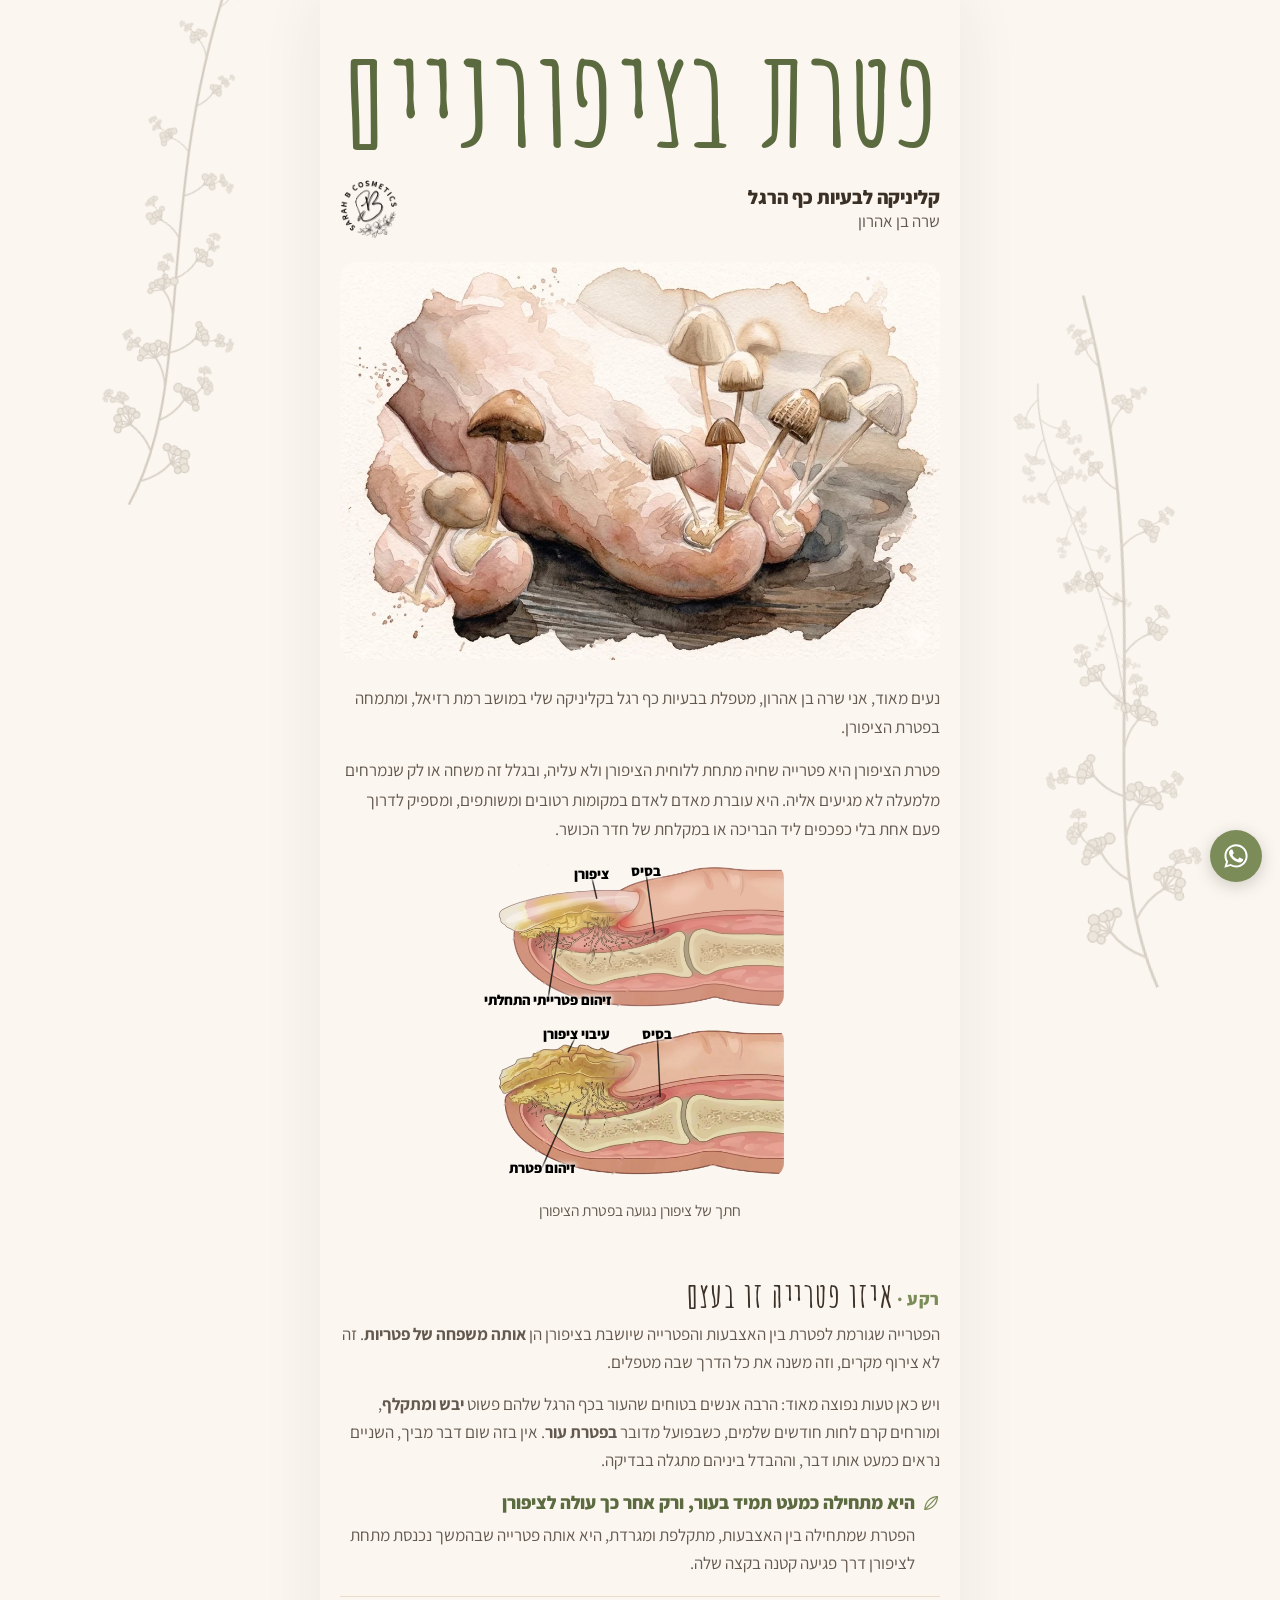
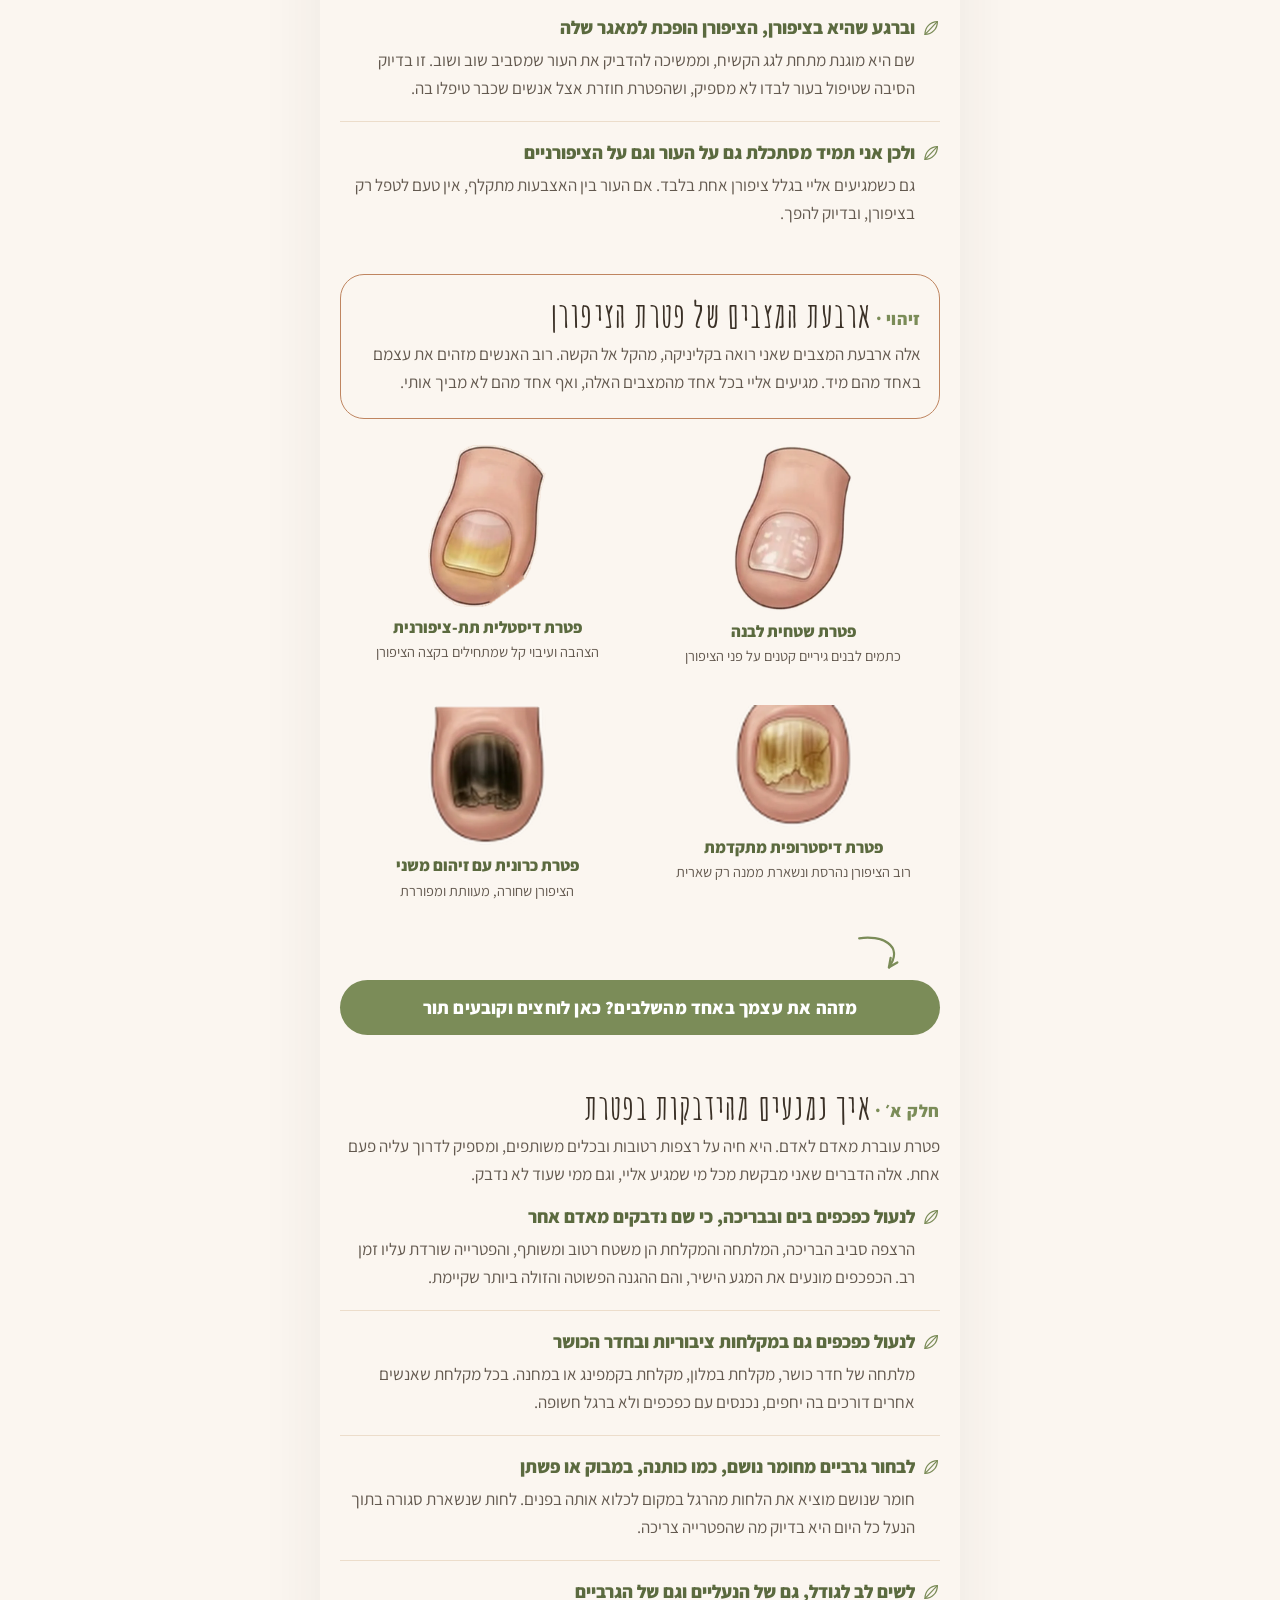
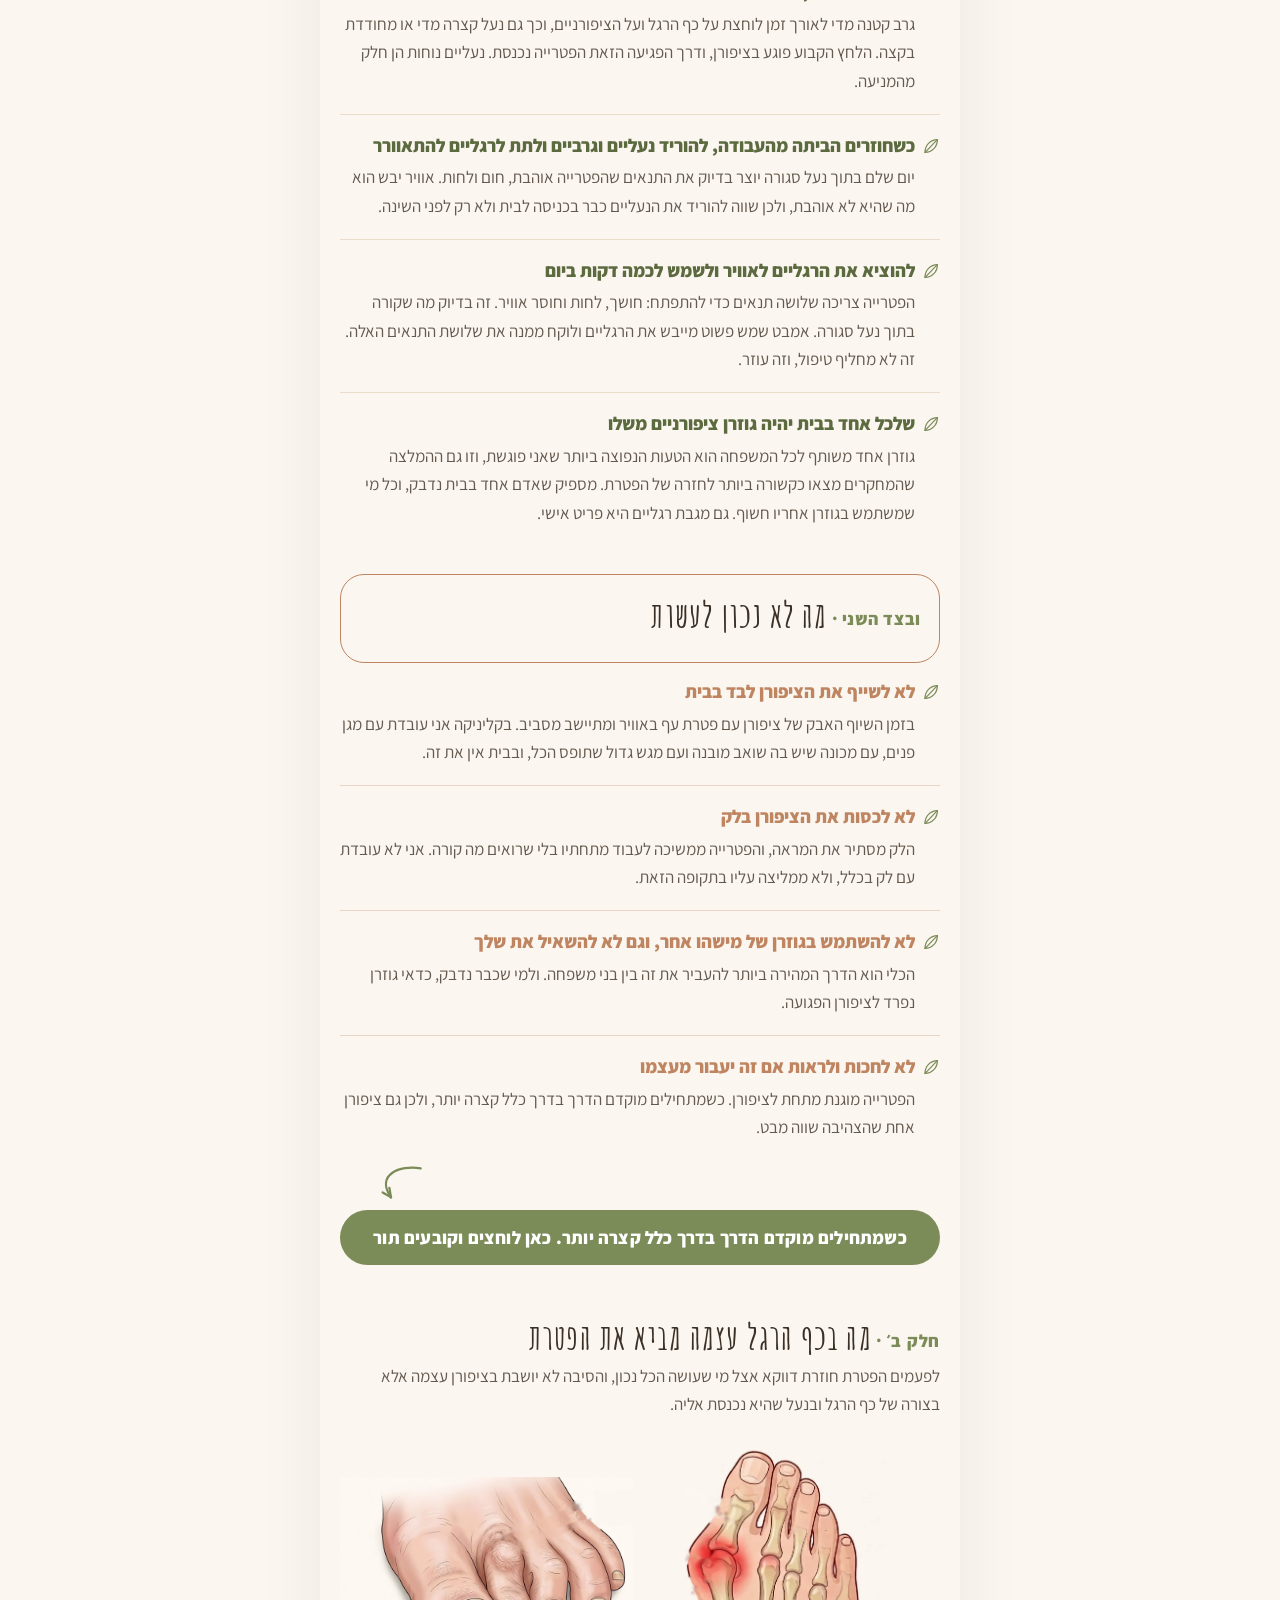
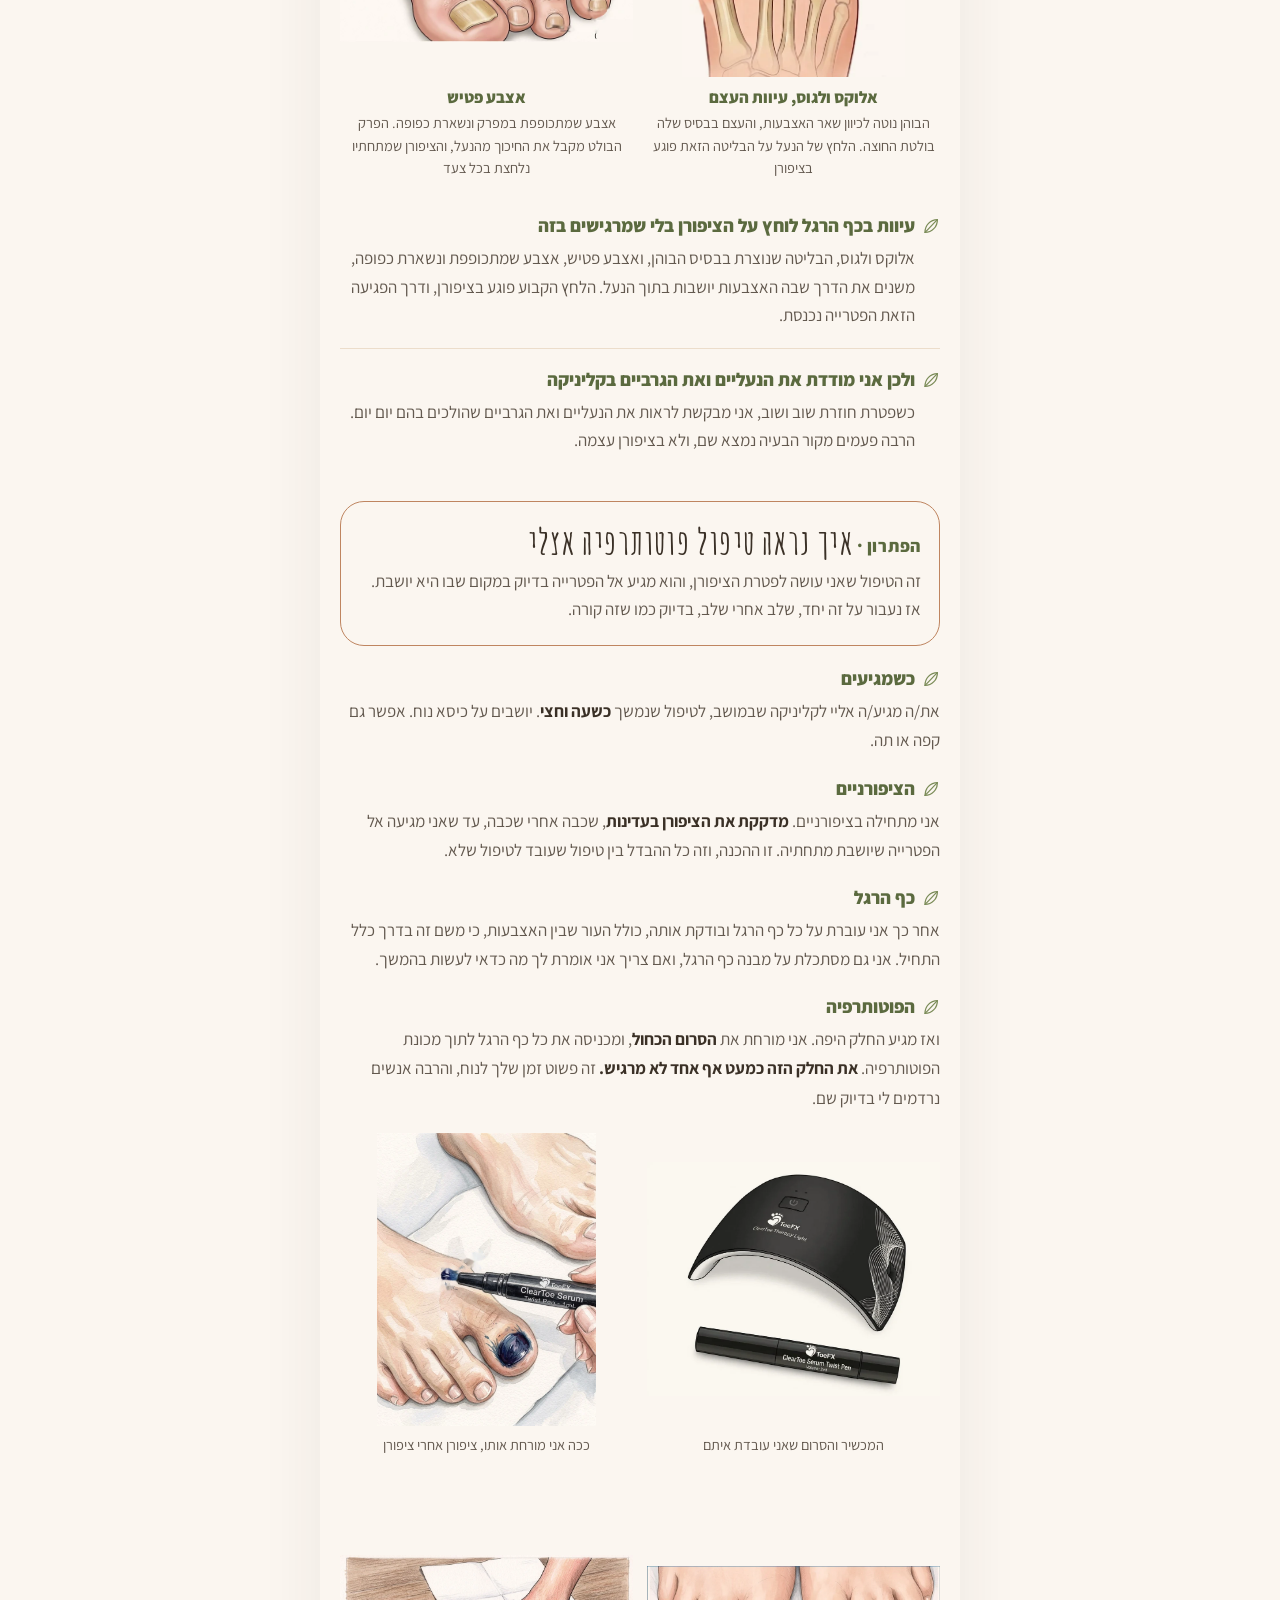
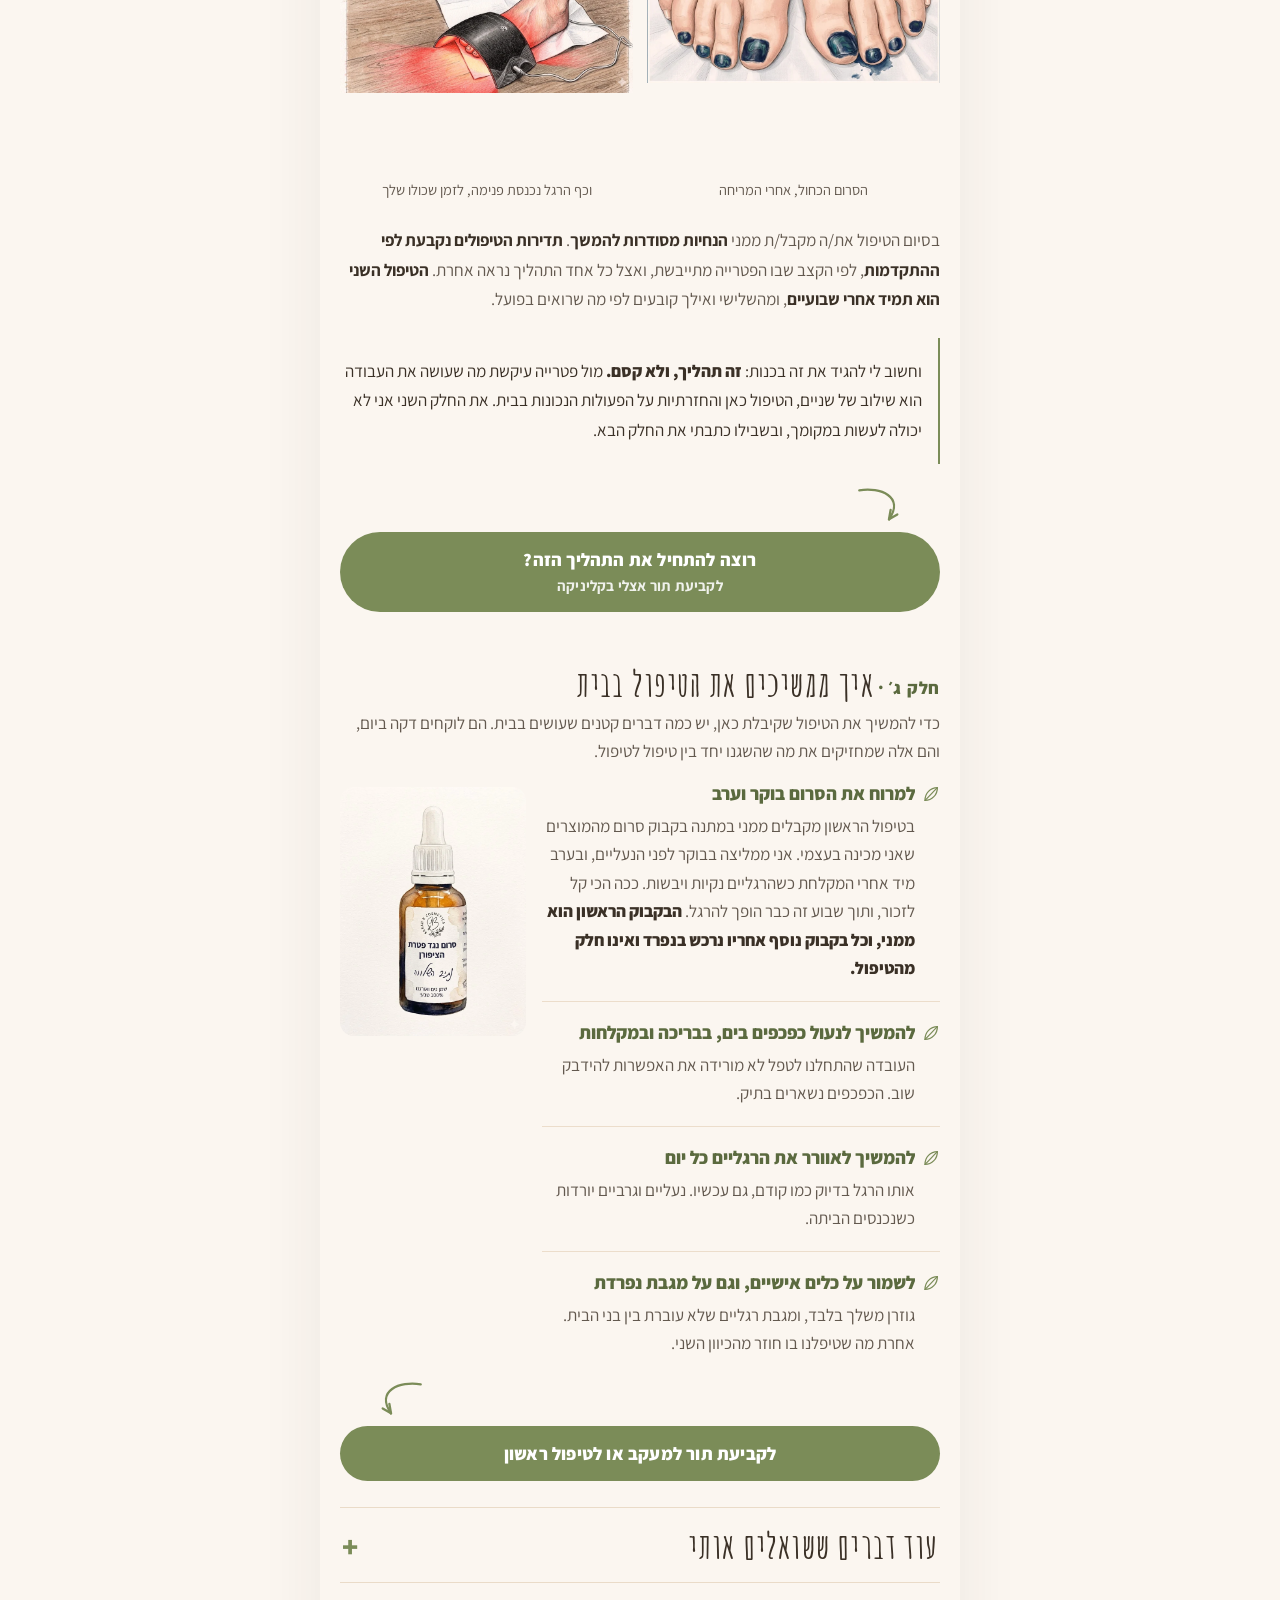
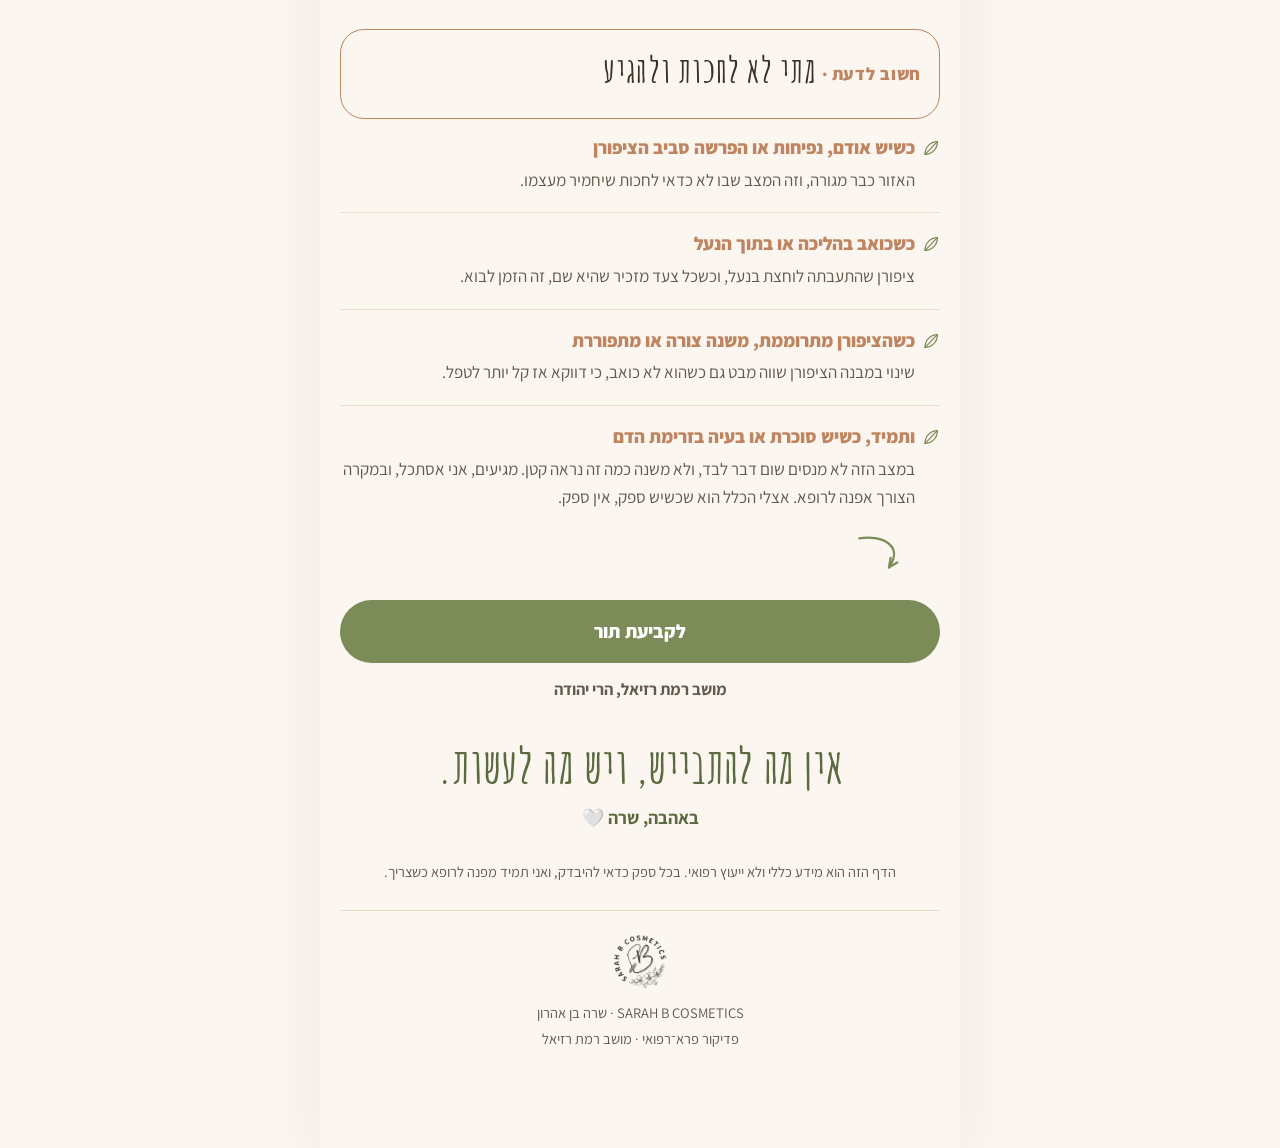
<file: fungus/index.html>
<!doctype html>
<html lang="he" dir="rtl">
<head>
<meta charset="utf-8">
<meta name="viewport" content="width=device-width, initial-scale=1">
<title>פטרת בציפורניים · שרה בן אהרון</title>
<meta name="description" content="איפה בדיוק יושבת פטרת הציפורן, ארבעת המצבים שלה, איך נמנעים מהידבקות, ומה עושים בבית. שרה בן אהרון, פדיקור פרא-רפואי, מושב רמת רזיאל.">
<meta property="og:url" content="https://sarah0503565049-cmd.github.io/tips/fungus/">
<meta property="og:type" content="article">
<meta property="og:title" content="פטרת בציפורניים, כל מה שצריך לדעת">
<meta property="og:description" content="איפה היא יושבת, איך נראים ארבעת המצבים, ואיך נמנעים מהידבקות.">
<meta property="og:image" content="https://sarah0503565049-cmd.github.io/tips/img/logo-og.png">
<meta property="og:locale" content="he_IL">
<link rel="icon" href="../img/logo.webp">
<link rel="stylesheet" href="../style.css">
</head>
<body>
<img class="deco d1" src="../img/branch.svg" alt="" aria-hidden="true">
<img class="deco d2" src="../img/branch.svg" alt="" aria-hidden="true">
<img class="deco d3" src="../img/branch.svg" alt="" aria-hidden="true">
<div class="col">

<header class="hero">
  <div class="band">
    <h1>פטרת בציפורניים</h1>
    <div class="by">
      <p><b>קליניקה לבעיות כף הרגל</b><span>שרה בן אהרון</span></p>
      <img src="../img/logo.webp" alt="Sarah B Cosmetics">
    </div>
  </div>
  <div class="cover">
    <img src="../img/cover.webp" alt="כף רגל שפטריות צומחות מהציפורניים, איור להמחשה">
  </div>
  <p class="say">נעים מאוד, אני שרה בן אהרון, מטפלת בבעיות כף רגל בקליניקה שלי במושב רמת רזיאל, ומתמחה בפטרת הציפורן.</p>
  <p class="say">פטרת הציפורן היא פטרייה שחיה מתחת ללוחית הציפורן ולא עליה, ובגלל זה משחה או לק שנמרחים מלמעלה לא מגיעים אליה. היא עוברת מאדם לאדם במקומות רטובים ומשותפים, ומספיק לדרוך פעם אחת בלי כפכפים ליד הבריכה או במקלחת של חדר הכושר.</p>
</header>

<main class="wrap">


  <div class="figure">
    <div class="dxstage">
      <img src="../img/toe-a.webp" alt="חתך של האצבע מהצד, הפטרייה מתחת ללוחית בתחילת הדרך">
      <svg class="dxlines" viewBox="0 0 100 100" preserveAspectRatio="none" aria-hidden="true">
        <line x1="33" y1="7" x2="35" y2="24"/>
        <line x1="18" y1="94" x2="22" y2="44"/>
        <line x1="52" y1="5" x2="55" y2="48"/>
      </svg>
      <span class="dxlab" style="top:7%; right:67%">ציפורן</span>
      <span class="dxlab" style="top:94%; right:82%">זיהום פטרייתי התחלתי</span>
      <span class="dxlab" style="top:5%; right:48%">בסיס</span>
    </div>
    <div class="dxstage">
      <img src="../img/toe-b.webp" alt="חתך של האצבע מהצד, הציפורן מעובה ומתפוררת">
      <svg class="dxlines" viewBox="0 0 100 100" preserveAspectRatio="none" aria-hidden="true">
        <line x1="28" y1="5" x2="25" y2="17"/>
        <line x1="16" y1="94" x2="26" y2="50"/>
        <line x1="56" y1="5" x2="57" y2="47"/>
      </svg>
      <span class="dxlab" style="top:5%; right:72%">עיבוי ציפורן</span>
      <span class="dxlab" style="top:94%; right:84%">זיהום פטרת</span>
      <span class="dxlab" style="top:5%; right:44%">בסיס</span>
    </div>
    <p class="cap">חתך של ציפורן נגועה בפטרת הציפורן</p>
  </div>

  <!-- ===== איזו פטרייה זו ===== -->
  <div class="part">
    <h2 class="num"><span class="n">רקע</span>איזו פטרייה זו בעצם</h2>
    <p class="note">הפטרייה שגורמת לפטרת בין האצבעות והפטרייה שיושבת בציפורן הן <b>אותה משפחה של פטריות</b>. זה לא צירוף מקרים, וזה משנה את כל הדרך שבה מטפלים.</p>
    <p class="note">ויש כאן טעות נפוצה מאוד: הרבה אנשים בטוחים שהעור בכף הרגל שלהם פשוט <b>יבש ומתקלף</b>, ומורחים קרם לחות חודשים שלמים, כשבפועל מדובר <b>בפטרת עור</b>. אין בזה שום דבר מביך, השניים נראים כמעט אותו דבר, וההבדל ביניהם מתגלה בבדיקה.</p>
  </div>

  <ul class="tips leaf">
    <li><b>היא מתחילה כמעט תמיד בעור, ורק אחר כך עולה לציפורן</b>הפטרת שמתחילה בין האצבעות, מתקלפת ומגרדת, היא אותה פטרייה שבהמשך נכנסת מתחת לציפורן דרך פגיעה קטנה בקצה שלה.</li>
    <li><b>וברגע שהיא בציפורן, הציפורן הופכת למאגר שלה</b>שם היא מוגנת מתחת לגג הקשיח, וממשיכה להדביק את העור שמסביב שוב ושוב. זו בדיוק הסיבה שטיפול בעור לבדו לא מספיק, ושהפטרת חוזרת אצל אנשים שכבר טיפלו בה.</li>
    <li><b>ולכן אני תמיד מסתכלת גם על העור וגם על הציפורניים</b>גם כשמגיעים אליי בגלל ציפורן אחת בלבד. אם העור בין האצבעות מתקלף, אין טעם לטפל רק בציפורן, ובדיוק להפך.</li>
  </ul>

  <!-- ===== ארבעת המצבים ===== -->
  <div class="part framed">
    <h2 class="num"><span class="n">זיהוי</span>ארבעת המצבים של פטרת הציפורן</h2>
    <p class="note">אלה ארבעת המצבים שאני רואה בקליניקה, מהקל אל הקשה. רוב האנשים מזהים את עצמם באחד מהם מיד. מגיעים אליי בכל אחד מהמצבים האלה, ואף אחד מהם לא מביך אותי.</p>
  </div>

  <div class="states">
    <div class="state">
      <img src="../img/state-1.webp" alt="ציפורן עם כתמים לבנים קטנים על פני הלוחית">
      <b>פטרת שטחית לבנה</b>
      <span>כתמים לבנים גיריים קטנים על פני הציפורן</span>
    </div>

    <div class="state">
      <img src="../img/state-2.webp" alt="ציפורן שקצה שלה מצהיב ומתעבה">
      <b>פטרת דיסטלית תת-ציפורנית</b>
      <span>הצהבה ועיבוי קל שמתחילים בקצה הציפורן</span>
    </div>

    <div class="state">
      <img src="../img/state-3.webp" alt="ציפורן צהובה שרובה מתפוררת">
      <b>פטרת דיסטרופית מתקדמת</b>
      <span>רוב הציפורן נהרסת ונשארת ממנה רק שארית</span>
    </div>

    <div class="state">
      <img src="../img/state-4.webp" alt="ציפורן שחורה, מעוותת ומפוררת">
      <b>פטרת כרונית עם זיהום משני</b>
      <span>הציפורן שחורה, מעוותת ומפוררת</span>
    </div>
  </div>

  <div class="point" aria-hidden="true">
    <svg viewBox="0 0 64 46">
      <path d="M6 5 C30 1, 58 12, 40 38"/>
      <path d="M40 38 L41.9 27.2"/>
      <path d="M40 38 L49.5 32.5"/>
    </svg>
  </div>
  <a target="_blank" rel="noopener" class="softcta" href="https://booking.tiffulit.co.il/sarah_b_cosmetics">מזהה את עצמך באחד מהשלבים? כאן לוחצים וקובעים תור</a>

  <!-- ===== חלק א, מניעה ===== -->
  <div class="part">
    <h2 class="num"><span class="n">חלק א׳</span>איך נמנעים מהידבקות בפטרת</h2>
    <p class="note">פטרת עוברת מאדם לאדם. היא חיה על רצפות רטובות ובכלים משותפים, ומספיק לדרוך עליה פעם אחת. אלה הדברים שאני מבקשת מכל מי שמגיע אליי, וגם ממי שעוד לא נדבק.</p>
  </div>

  <ul class="tips leaf">
    <li><b>לנעול כפכפים בים ובבריכה, כי שם נדבקים מאדם אחר</b>הרצפה סביב הבריכה, המלתחה והמקלחת הן משטח רטוב ומשותף, והפטרייה שורדת עליו זמן רב. הכפכפים מונעים את המגע הישיר, והם ההגנה הפשוטה והזולה ביותר שקיימת.</li>
    <li><b>לנעול כפכפים גם במקלחות ציבוריות ובחדר הכושר</b>מלתחה של חדר כושר, מקלחת במלון, מקלחת בקמפינג או במחנה. בכל מקלחת שאנשים אחרים דורכים בה יחפים, נכנסים עם כפכפים ולא ברגל חשופה.</li>
    <li><b>לבחור גרביים מחומר נושם, כמו כותנה, במבוק או פשתן</b>חומר שנושם מוציא את הלחות מהרגל במקום לכלוא אותה בפנים. לחות שנשארת סגורה בתוך הנעל כל היום היא בדיוק מה שהפטרייה צריכה.</li>
    <li><b>לשים לב לגודל, גם של הנעליים וגם של הגרביים</b>גרב קטנה מדי לאורך זמן לוחצת על כף הרגל ועל הציפורניים, וכך גם נעל קצרה מדי או מחודדת בקצה. הלחץ הקבוע פוגע בציפורן, ודרך הפגיעה הזאת הפטרייה נכנסת. נעליים נוחות הן חלק מהמניעה.</li>
    <li><b>כשחוזרים הביתה מהעבודה, להוריד נעליים וגרביים ולתת לרגליים להתאוורר</b>יום שלם בתוך נעל סגורה יוצר בדיוק את התנאים שהפטרייה אוהבת, חום ולחות. אוויר יבש הוא מה שהיא לא אוהבת, ולכן שווה להוריד את הנעליים כבר בכניסה לבית ולא רק לפני השינה.</li>
    <li><b>להוציא את הרגליים לאוויר ולשמש לכמה דקות ביום</b>הפטרייה צריכה שלושה תנאים כדי להתפתח: חושך, לחות וחוסר אוויר. זה בדיוק מה שקורה בתוך נעל סגורה. אמבט שמש פשוט מייבש את הרגליים ולוקח ממנה את שלושת התנאים האלה. זה לא מחליף טיפול, וזה עוזר.</li>
    <li><b>שלכל אחד בבית יהיה גוזרן ציפורניים משלו</b>גוזרן אחד משותף לכל המשפחה הוא הטעות הנפוצה ביותר שאני פוגשת, וזו גם ההמלצה שהמחקרים מצאו כקשורה ביותר לחזרה של הפטרת. מספיק שאדם אחד בבית נדבק, וכל מי שמשתמש בגוזרן אחריו חשוף. גם מגבת רגליים היא פריט אישי.</li>
  </ul>

  <div class="part framed">
    <h2 class="num"><span class="n">ובצד השני</span>מה לא נכון לעשות</h2>
  </div>

  <ul class="tips dont leaf">
    <li><b>לא לשייף את הציפורן לבד בבית</b>בזמן השיוף האבק של ציפורן עם פטרת עף באוויר ומתיישב מסביב. בקליניקה אני עובדת עם מגן פנים, עם מכונה שיש בה שואב מובנה ועם מגש גדול שתופס הכל, ובבית אין את זה.</li>
    <li><b>לא לכסות את הציפורן בלק</b>הלק מסתיר את המראה, והפטרייה ממשיכה לעבוד מתחתיו בלי שרואים מה קורה. אני לא עובדת עם לק בכלל, ולא ממליצה עליו בתקופה הזאת.</li>
    <li><b>לא להשתמש בגוזרן של מישהו אחר, וגם לא להשאיל את שלך</b>הכלי הוא הדרך המהירה ביותר להעביר את זה בין בני משפחה. ולמי שכבר נדבק, כדאי גוזרן נפרד לציפורן הפגועה.</li>
    <li><b>לא לחכות ולראות אם זה יעבור מעצמו</b>הפטרייה מוגנת מתחת לציפורן. כשמתחילים מוקדם הדרך בדרך כלל קצרה יותר, ולכן גם ציפורן אחת שהצהיבה שווה מבט.</li>
  </ul>

  <div class="point left" aria-hidden="true">
    <svg viewBox="0 0 64 46">
      <path d="M6 5 C30 1, 58 12, 40 38"/>
      <path d="M40 38 L41.9 27.2"/>
      <path d="M40 38 L49.5 32.5"/>
    </svg>
  </div>
  <a target="_blank" rel="noopener" class="softcta" href="https://booking.tiffulit.co.il/sarah_b_cosmetics">כשמתחילים מוקדם הדרך בדרך כלל קצרה יותר. כאן לוחצים וקובעים תור</a>

  <!-- ===== חלק ב, כף הרגל עצמה ===== -->
  <div class="part">
    <h2 class="num"><span class="n">חלק ב׳</span>מה בכף הרגל עצמה מביא את הפטרת</h2>
    <p class="note">לפעמים הפטרת חוזרת דווקא אצל מי שעושה הכל נכון, והסיבה לא יושבת בציפורן עצמה אלא בצורה של כף הרגל ובנעל שהיא נכנסת אליה.</p>
  </div>

  <div class="pair">
    <div class="one">
      <img src="../img/hallux.webp" alt="שרטוט של כף רגל מלמעלה, הבוהן נוטה הצידה ובסיס הבוהן בולט">
      <b>אלוקס ולגוס, עיוות העצם</b>
      <span>הבוהן נוטה לכיוון שאר האצבעות, והעצם בבסיס שלה בולטת החוצה. הלחץ של הנעל על הבליטה הזאת פוגע בציפורן</span>
    </div>
    <div class="one">
      <img src="../img/crosstoe.webp" alt="כף רגל שהאצבע השנייה שלה מתכופפת ונשארת כפופה">
      <b>אצבע פטיש</b>
      <span>אצבע שמתכופפת במפרק ונשארת כפופה. הפרק הבולט מקבל את החיכוך מהנעל, והציפורן שמתחתיו נלחצת בכל צעד</span>
    </div>
  </div>

  <ul class="tips leaf">
    <li><b>עיוות בכף הרגל לוחץ על הציפורן בלי שמרגישים בזה</b>אלוקס ולגוס, הבליטה שנוצרת בבסיס הבוהן, ואצבע פטיש, אצבע שמתכופפת ונשארת כפופה, משנים את הדרך שבה האצבעות יושבות בתוך הנעל. הלחץ הקבוע פוגע בציפורן, ודרך הפגיעה הזאת הפטרייה נכנסת.</li>
    <li><b>ולכן אני מודדת את הנעליים ואת הגרביים בקליניקה</b>כשפטרת חוזרת שוב ושוב, אני מבקשת לראות את הנעליים ואת הגרביים שהולכים בהם יום יום. הרבה פעמים מקור הבעיה נמצא שם, ולא בציפורן עצמה.</li>
  </ul>

  <!-- ===== הפתרון, טיפול הפוטותרפיה ===== -->
  <div class="part b framed">
    <h2 class="num"><span class="n">הפתרון</span>איך נראה טיפול פוטותרפיה אצלי</h2>
    <p class="note">זה הטיפול שאני עושה לפטרת הציפורן, והוא מגיע אל הפטרייה בדיוק במקום שבו היא יושבת. אז נעבור על זה יחד, שלב אחרי שלב, בדיוק כמו שזה קורה.</p>
  </div>

  <div class="story">
    <span class="step">כשמגיעים</span>
    <p>את/ה מגיע/ה אליי לקליניקה שבמושב, לטיפול שנמשך <b>כשעה וחצי</b>. יושבים על כיסא נוח. אפשר גם קפה או תה.</p>

    <span class="step">הציפורניים</span>
    <p>אני מתחילה בציפורניים. <b>מדקקת את הציפורן בעדינות</b>, שכבה אחרי שכבה, עד שאני מגיעה אל הפטרייה שיושבת מתחתיה. זו ההכנה, וזה כל ההבדל בין טיפול שעובד לטיפול שלא.</p>

    <span class="step">כף הרגל</span>
    <p>אחר כך אני עוברת על כל כף הרגל ובודקת אותה, כולל העור שבין האצבעות, כי משם זה בדרך כלל התחיל. אני גם מסתכלת על מבנה כף הרגל, ואם צריך אני אומרת לך מה כדאי לעשות בהמשך.</p>

    <span class="step">הפוטותרפיה</span>
    <p>ואז מגיע החלק היפה. אני מורחת את <b>הסרום הכחול</b>, ומכניסה את כל כף הרגל לתוך מכונת הפוטותרפיה. <b>את החלק הזה כמעט אף אחד לא מרגיש.</b> זה פשוט זמן שלך לנוח, והרבה אנשים נרדמים לי בדיוק שם.</p>

    <div class="shots">
    <figure class="shot">
        <img src="../img/pt-1.webp" alt="מכשיר הפוטותרפיה ועט הסרום הכחול">
        <figcaption>המכשיר והסרום שאני עובדת איתם</figcaption>
      </figure>

      <figure class="shot">
        <img src="../img/pt-4.webp" alt="מריחת הסרום הכחול על הציפורן במכחול שבקצה העט">
        <figcaption>ככה אני מורחת אותו, ציפורן אחרי ציפורן</figcaption>
      </figure>

      <figure class="shot">
        <img src="../img/pt-2.webp" alt="ציפורניים אחרי מריחת הסרום הכחול">
        <figcaption>הסרום הכחול, אחרי המריחה</figcaption>
      </figure>

      <figure class="shot">
        <img src="../img/pt-3.webp" alt="כף רגל בתוך מכשיר הפוטותרפיה, האור דולק">
        <figcaption>וכף הרגל נכנסת פנימה, לזמן שכולו שלך</figcaption>
      </figure>
    </div>

    <p>בסיום הטיפול את/ה מקבל/ת ממני <b>הנחיות מסודרות להמשך</b>. <b>תדירות
    הטיפולים נקבעת לפי ההתקדמות</b>, לפי הקצב שבו הפטרייה מתייבשת, ואצל כל
    אחד התהליך נראה אחרת. <b>הטיפול השני הוא תמיד אחרי שבועיים</b>, ומהשלישי
    ואילך קובעים לפי מה שרואים בפועל.</p>
  </div>

  <div class="honest">
    <p>וחשוב לי להגיד את זה בכנות: <b>זה תהליך, ולא קסם.</b> מול פטרייה עיקשת מה שעושה את העבודה הוא שילוב של שניים, הטיפול כאן והחזרתיות על הפעולות הנכונות בבית. את החלק השני אני לא יכולה לעשות במקומך, ובשבילו כתבתי את החלק הבא.</p>
  </div>

  <div class="point" aria-hidden="true">
    <svg viewBox="0 0 64 46">
      <path d="M6 5 C30 1, 58 12, 40 38"/>
      <path d="M40 38 L41.9 27.2"/>
      <path d="M40 38 L49.5 32.5"/>
    </svg>
  </div>
  <a target="_blank" rel="noopener" class="softcta" href="https://booking.tiffulit.co.il/sarah_b_cosmetics">רוצה להתחיל את התהליך הזה?<small>לקביעת תור אצלי בקליניקה</small></a>

  <!-- ===== חלק ג, ההמשך בבית ===== -->
  <div class="part b">
    <h2 class="num"><span class="n">חלק ג׳</span>איך ממשיכים את הטיפול בבית</h2>
    <p class="note">כדי להמשיך את הטיפול שקיבלת כאן, יש כמה דברים קטנים שעושים בבית. הם לוקחים דקה ביום, והם אלה שמחזיקים את מה שהשגנו יחד בין טיפול לטיפול.</p>
  </div>

  <div class="sidepic">
  <ul class="tips leaf">
    <li><b>למרוח את הסרום בוקר וערב</b>בטיפול הראשון מקבלים ממני במתנה בקבוק סרום מהמוצרים שאני מכינה בעצמי. אני ממליצה בבוקר לפני הנעליים, ובערב מיד אחרי המקלחת כשהרגליים נקיות ויבשות. ככה הכי קל לזכור, ותוך שבוע זה כבר הופך להרגל. <strong>הבקבוק הראשון הוא ממני, וכל בקבוק נוסף אחריו נרכש בנפרד ואינו חלק מהטיפול.</strong></li>
    <li><b>להמשיך לנעול כפכפים בים, בבריכה ובמקלחות</b>העובדה שהתחלנו לטפל לא מורידה את האפשרות להידבק שוב. הכפכפים נשארים בתיק.</li>
    <li><b>להמשיך לאוורר את הרגליים כל יום</b>אותו הרגל בדיוק כמו קודם, גם עכשיו. נעליים וגרביים יורדות כשנכנסים הביתה.</li>
    <li><b>לשמור על כלים אישיים, וגם על מגבת נפרדת</b>גוזרן משלך בלבד, ומגבת רגליים שלא עוברת בין בני הבית. אחרת מה שטיפלנו בו חוזר מהכיוון השני.</li>
  </ul>

  <figure class="solo">
    <img src="../img/serum.webp" alt="בקבוק הסרום של שרה, זכוכית כהה עם טפטפת">
  </figure>
  </div>

  <div class="point left" aria-hidden="true">
    <svg viewBox="0 0 64 46">
      <path d="M6 5 C30 1, 58 12, 40 38"/>
      <path d="M40 38 L41.9 27.2"/>
      <path d="M40 38 L49.5 32.5"/>
    </svg>
  </div>
  <a target="_blank" rel="noopener" class="softcta" href="https://booking.tiffulit.co.il/sarah_b_cosmetics">לקביעת תור למעקב או לטיפול ראשון</a>

  <details>
    <summary>עוד דברים ששואלים אותי</summary>
    <div class="in">
      <h3>איך אתם מוודאים שהכל נקי?</h3>
      <p><b>כל הציוד שלי עובר חיטוי ועיקור מלא</b>, ואני מראה את המעטפה הסגורה לפני שאני פותחת אותה. מגבות חדשות לכל אדם, כפפות חדשות, וחיטוי של כל העמדה ושל הכיסא בין אחד לשני.</p>
      <h3>את עובדת עם סכין?</h3>
      <p><b>לא.</b> הכלים שלי הם ראש שיוף, ניפר ומנורת הגדלה. הסכין שאנשים מפחדים ממנו, זה שמגלחים איתו עור, לא קיים אצלי בכלל. וגם אבק השיוף לא מתפזר, כי למכונה שלי יש שואב מובנה ומתחת לכף הרגל יש מגש גדול שתופס הכל.</p>
      <h3>וזה כואב?</h3>
      <p><b>אני לא מבטיחה שלא כואב, כי זה לא יהיה נכון.</b> יש מי שזה מדגדג אותו, יש מי שנעים לו, ויש מי שרגיש יותר ואז אני עובדת לאט יותר. אני שואלת כל הזמן אם הכל בסדר, ואם אני מרגישה שכואב אני מורידה הילוך. אני פשוט לא שוכחת שיש בן אדם מאחורי הרגל.</p>
      <h3>כמה טיפולים אני צריך?</h3>
      <p>מתחילים בטיפול אחד, ואחרי שבועיים נפגשים שוב ומסתכלים יחד איך הציפורן הגיבה. משם ממשיכים לפי מה שהרגל שלך צריכה. <b>אני לא עובדת לפי פרוטוקול קבוע ולא נוקבת במספר טיפולים</b>, כי כל אדם מגיב אחרת. אני עושה פר בן אדם, ואת ההחלטה הבאה מקבלים יחד אחרי שראינו מה קרה.</p>
    </div>
  </details>

  <!-- ===== מתי לא לחכות ===== -->
  <div class="part c framed">
    <h2 class="num"><span class="n">חשוב לדעת</span>מתי לא לחכות ולהגיע</h2>
  </div>

  <ul class="tips warn leaf">
    <li><b>כשיש אודם, נפיחות או הפרשה סביב הציפורן</b>האזור כבר מגורה, וזה המצב שבו לא כדאי לחכות שיחמיר מעצמו.</li>
    <li><b>כשכואב בהליכה או בתוך הנעל</b>ציפורן שהתעבתה לוחצת בנעל, וכשכל צעד מזכיר שהיא שם, זה הזמן לבוא.</li>
    <li><b>כשהציפורן מתרוממת, משנה צורה או מתפוררת</b>שינוי במבנה הציפורן שווה מבט גם כשהוא לא כואב, כי דווקא אז קל יותר לטפל.</li>
    <li><b>ותמיד, כשיש סוכרת או בעיה בזרימת הדם</b>במצב הזה לא מנסים שום דבר לבד, ולא משנה כמה זה נראה קטן. מגיעים, אני אסתכל, ובמקרה הצורך אפנה לרופא. אצלי הכלל הוא שכשיש ספק, אין ספק.</li>
  </ul>

  <!-- ===== הסיום ===== -->
  <div class="point" aria-hidden="true">
    <svg viewBox="0 0 64 46">
      <path d="M6 5 C30 1, 58 12, 40 38"/>
      <path d="M40 38 L41.9 27.2"/>
      <path d="M40 38 L49.5 32.5"/>
    </svg>
  </div>
  <section class="cta">
    <a target="_blank" rel="noopener" class="btn" href="https://booking.tiffulit.co.il/sarah_b_cosmetics">לקביעת תור</a>
    <p class="where">מושב רמת רזיאל, הרי יהודה</p>
  </section>

  <p class="close">אין מה להתבייש, ויש מה לעשות.</p>
  <p class="sign">באהבה, שרה 🤍</p>

  <p class="fine">הדף הזה הוא מידע כללי ולא ייעוץ רפואי. בכל ספק כדאי להיבדק, ואני תמיד מפנה לרופא כשצריך.</p>

  <div class="foot">
    <img src="../img/logo.webp" alt="">
    SARAH B COSMETICS · שרה בן אהרון<br>
    פדיקור פרא־רפואי · מושב רמת רזיאל
  </div>

</main>

<a class="wabubble" href="https://wa.me/972587801908" target="_blank" rel="noopener" aria-label="לכתוב לי בוואטסאפ">
  <svg viewBox="0 0 24 24" fill="#fff" aria-hidden="true"><path d="M17.47 14.38c-.3-.15-1.75-.86-2.02-.96-.27-.1-.47-.15-.67.15-.2.3-.77.96-.94 1.16-.17.2-.35.22-.65.07-.3-.15-1.25-.46-2.38-1.47-.88-.79-1.47-1.76-1.65-2.06-.17-.3-.02-.46.13-.61.14-.13.3-.35.45-.52.15-.17.2-.3.3-.5.1-.2.05-.37-.02-.52-.08-.15-.67-1.6-.92-2.2-.24-.58-.49-.5-.67-.51h-.57c-.2 0-.52.07-.8.37-.27.3-1.04 1.02-1.04 2.48 0 1.46 1.07 2.87 1.22 3.07.15.2 2.1 3.2 5.08 4.49.71.3 1.26.49 1.69.63.71.22 1.36.19 1.87.12.57-.09 1.75-.72 2-1.41.25-.69.25-1.28.17-1.41-.07-.13-.27-.2-.57-.35z"/><path d="M12.04 2C6.58 2 2.13 6.45 2.13 11.91c0 1.75.46 3.45 1.32 4.95L2 22l5.25-1.38a9.87 9.87 0 0 0 4.79 1.22h.01c5.46 0 9.91-4.45 9.91-9.91 0-2.65-1.03-5.14-2.9-7.01A9.82 9.82 0 0 0 12.04 2zm0 18.15h-.01a8.2 8.2 0 0 1-4.18-1.15l-.3-.18-3.11.82.83-3.04-.2-.31a8.2 8.2 0 0 1-1.26-4.38c0-4.54 3.7-8.23 8.24-8.23a8.18 8.18 0 0 1 5.82 2.42 8.18 8.18 0 0 1 2.41 5.82c0 4.54-3.69 8.23-8.24 8.23z"/></svg>
  <span class="tip">יש לך שאלה? אפשר לכתוב לי</span>
</a>
</div>
</body>
</html>
</file>
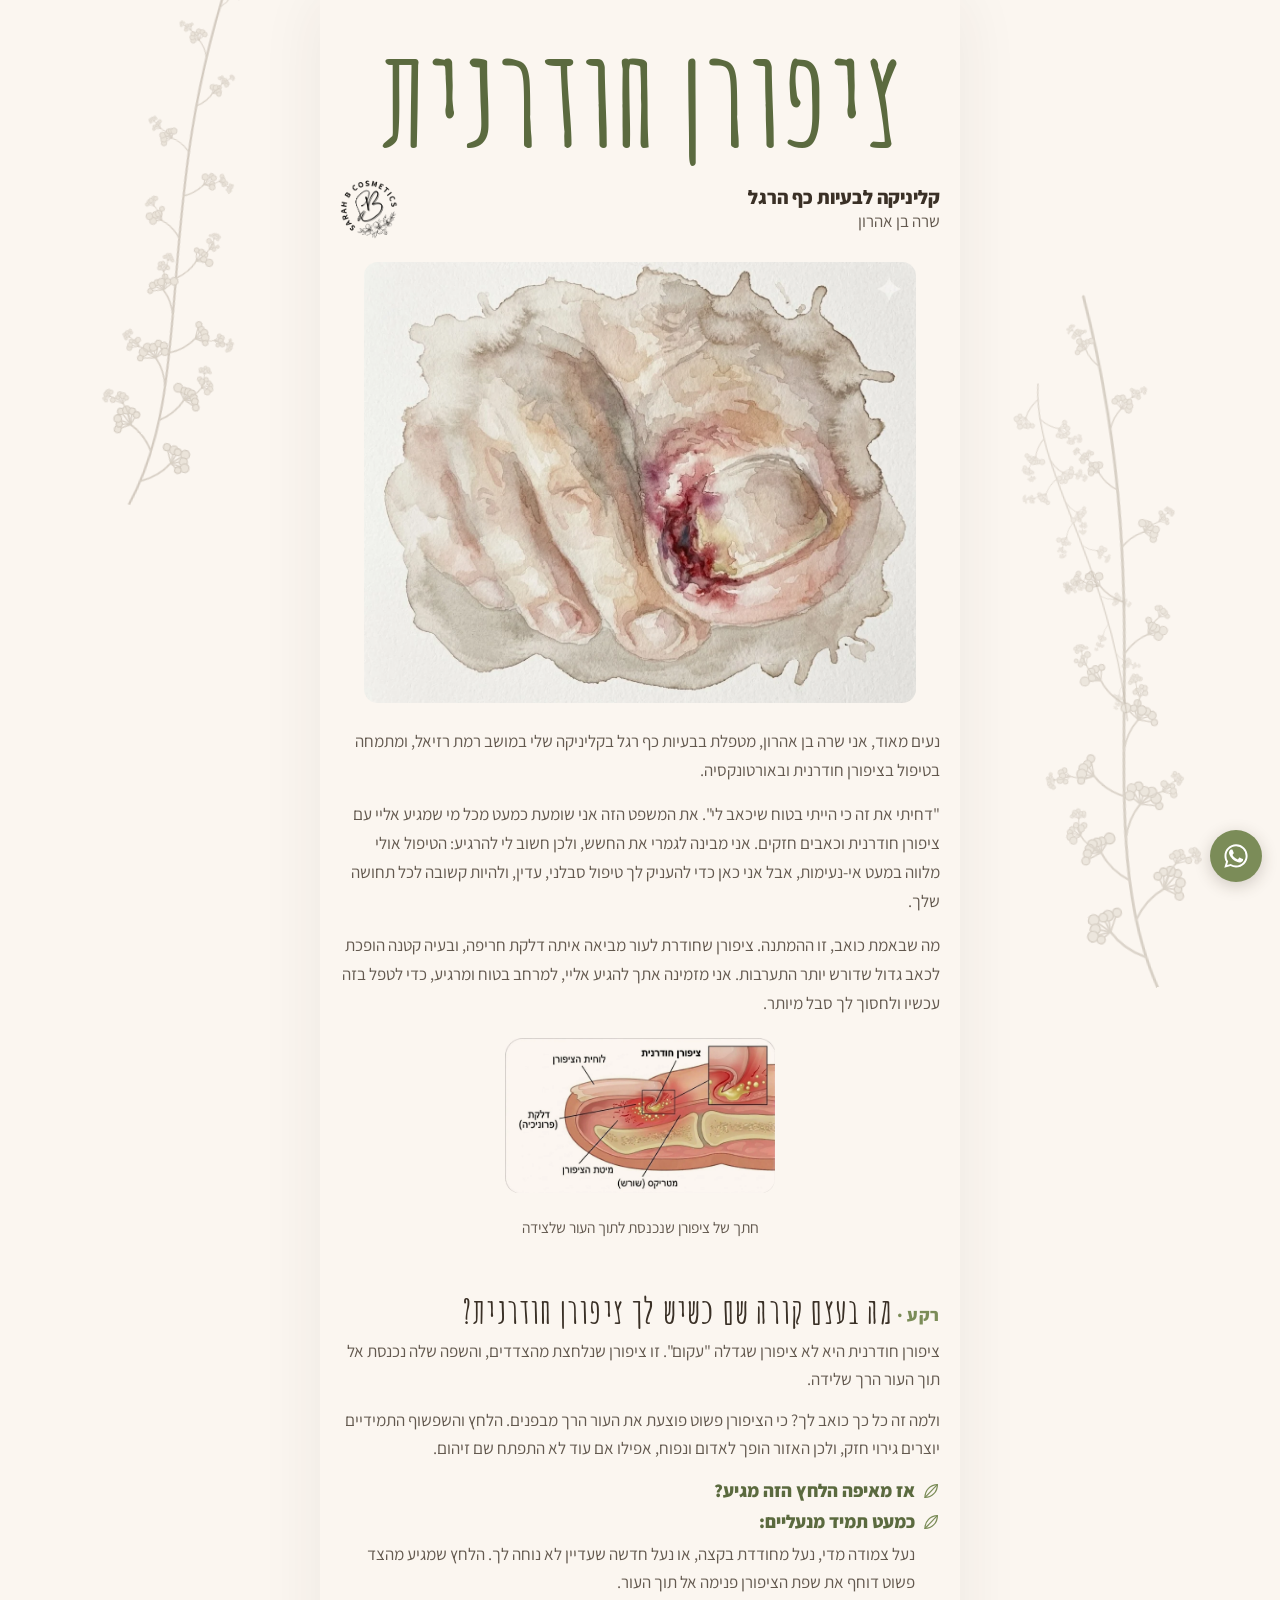
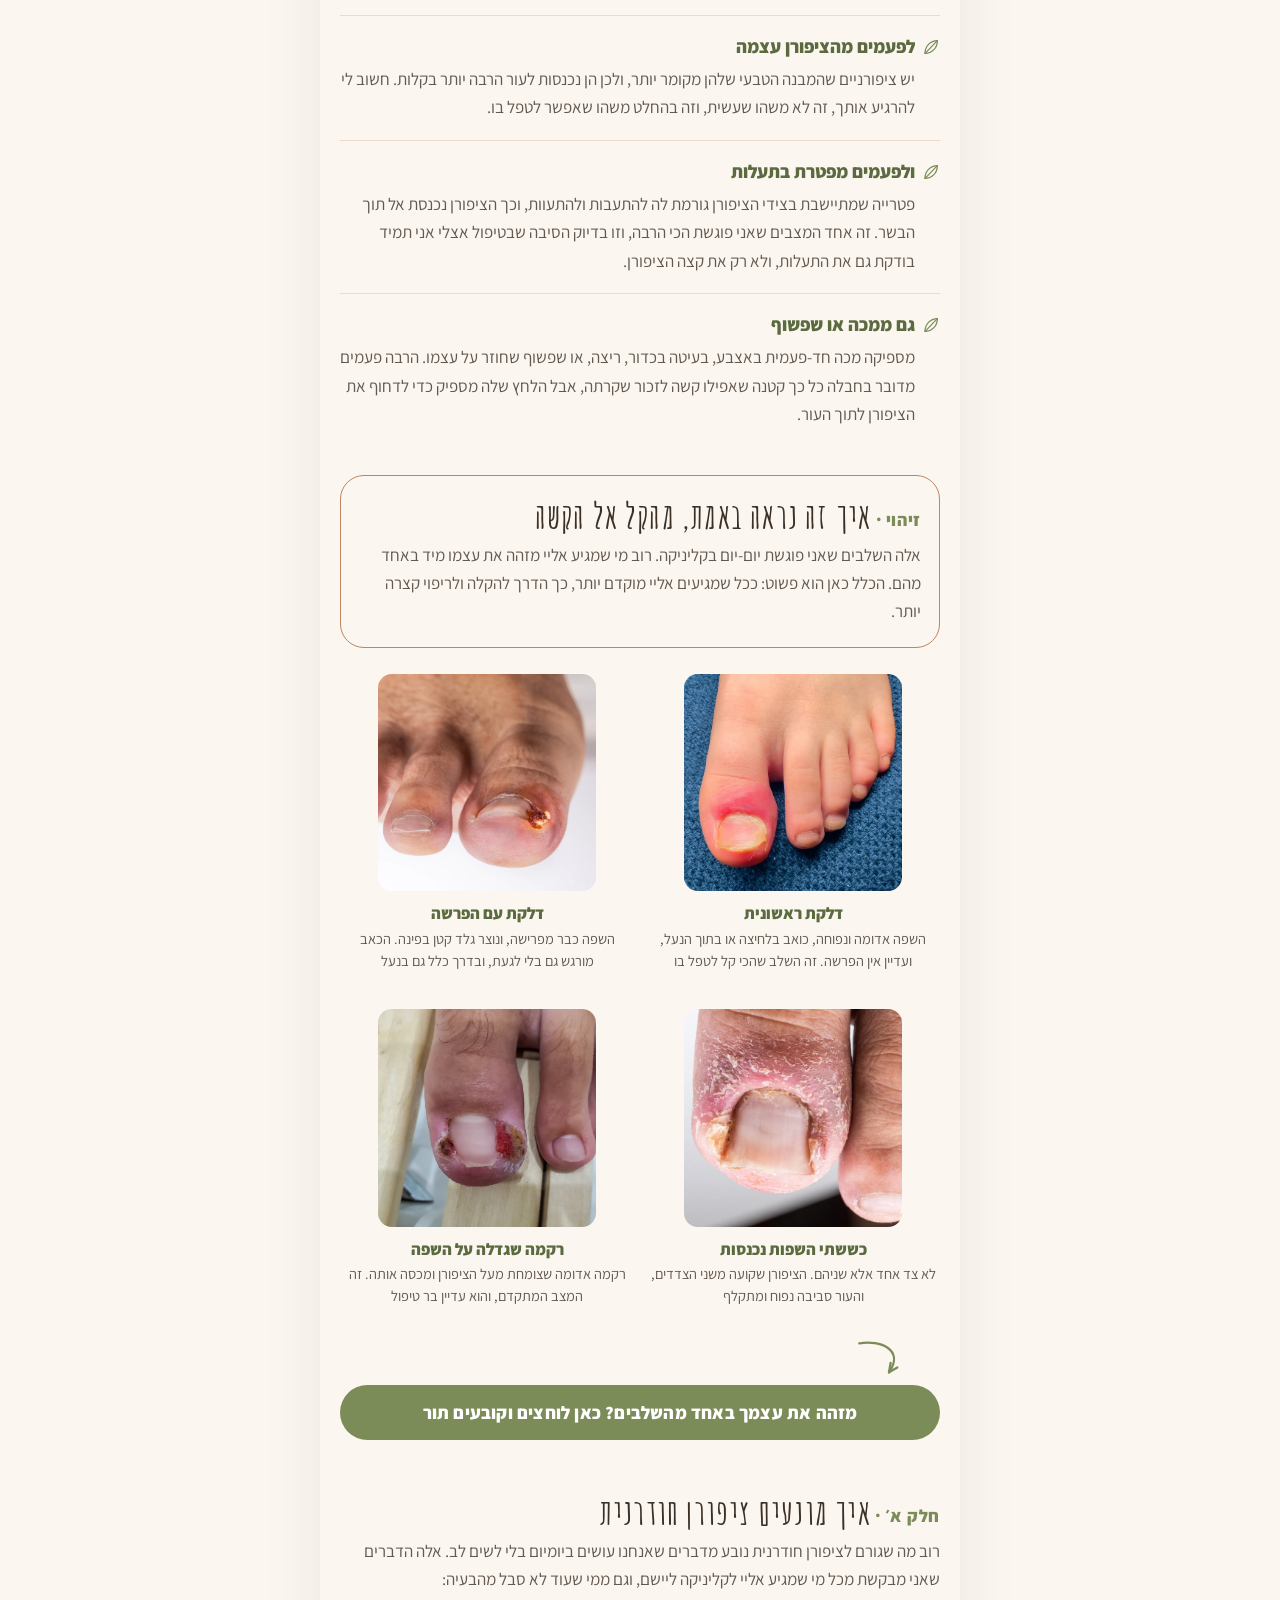
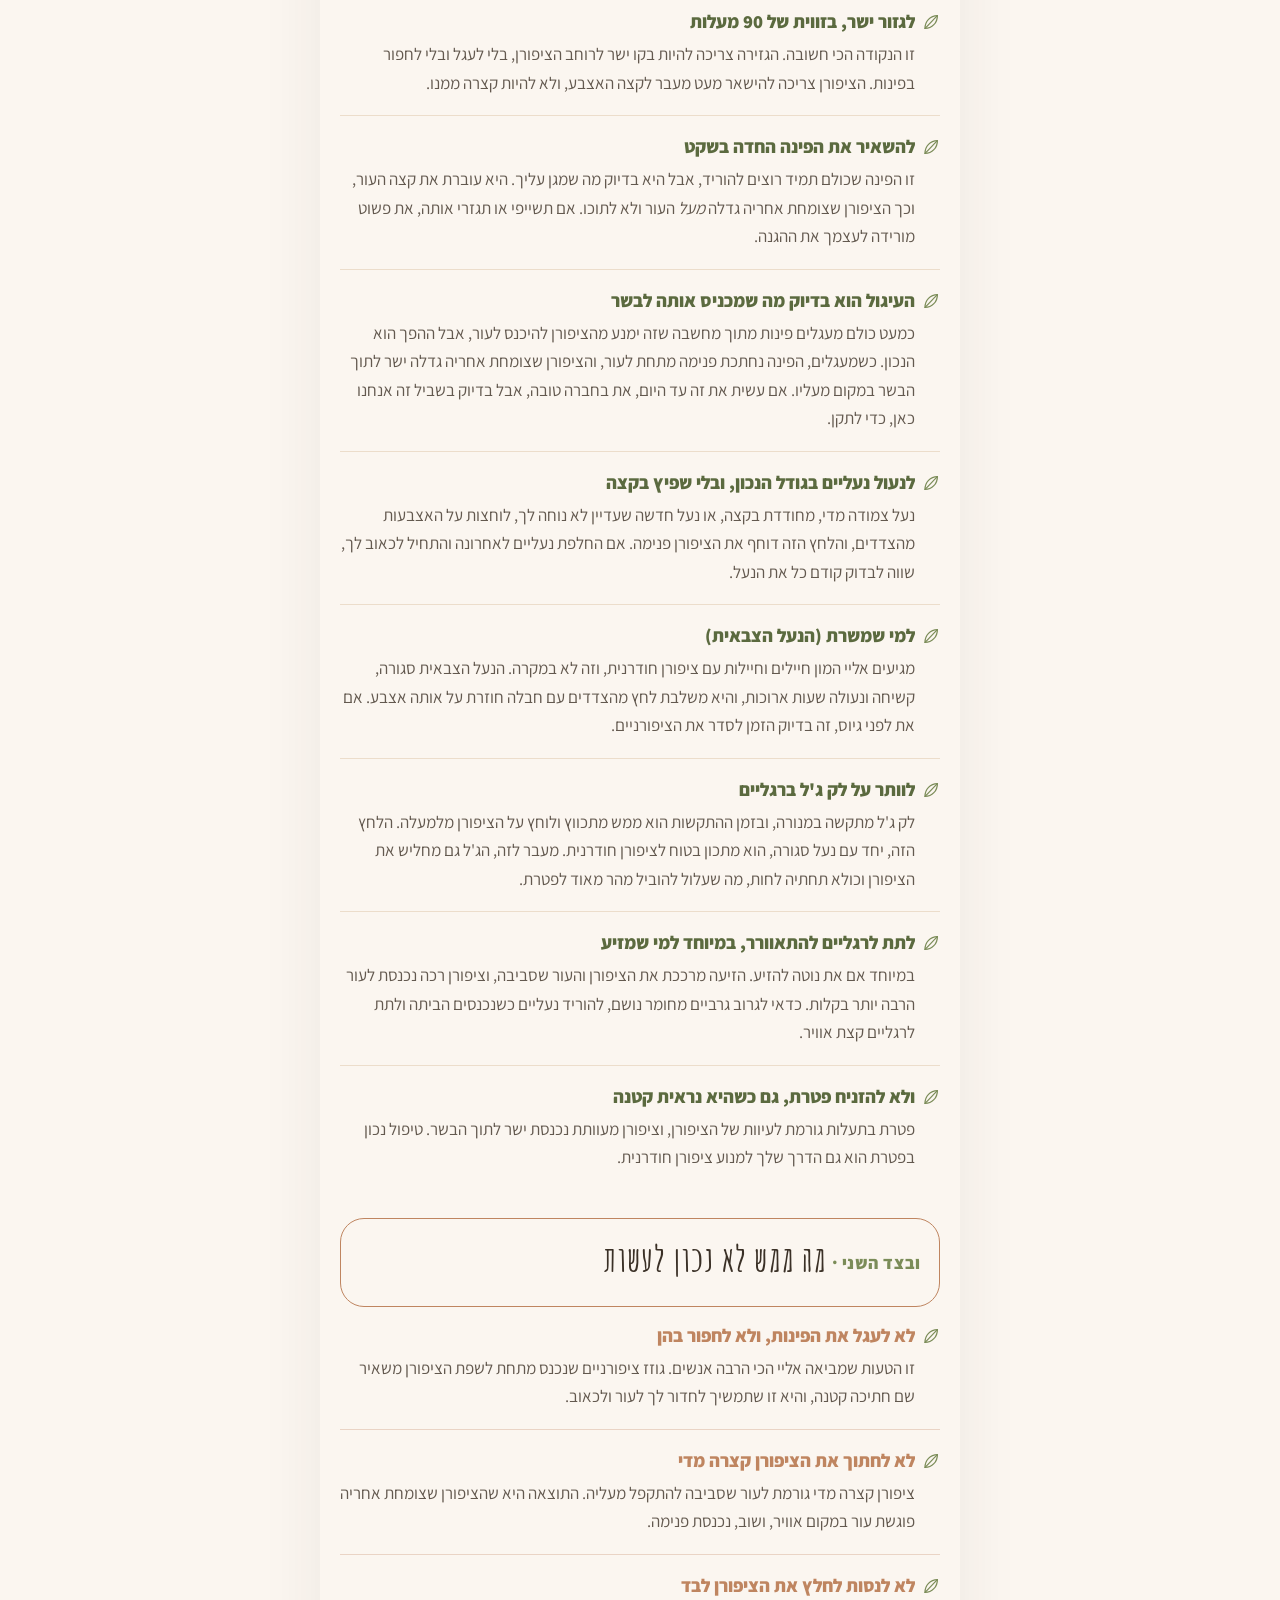
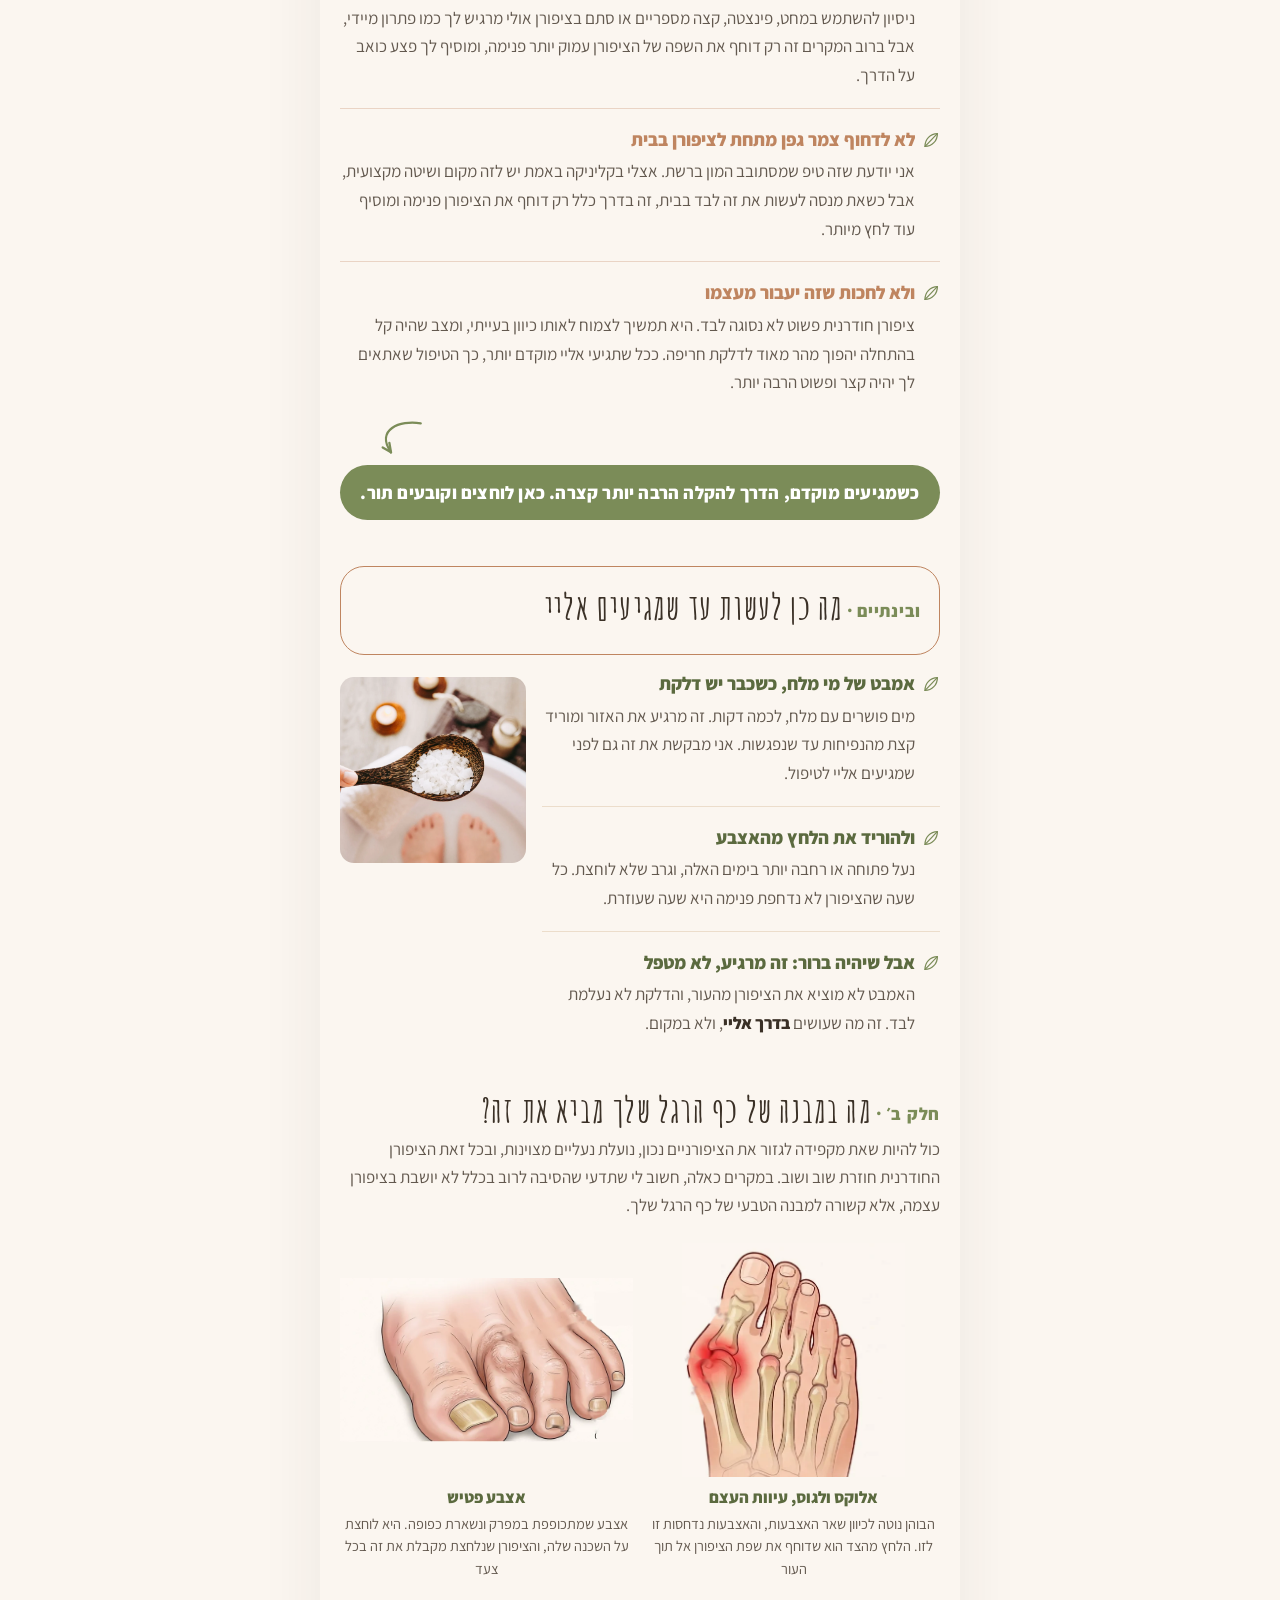
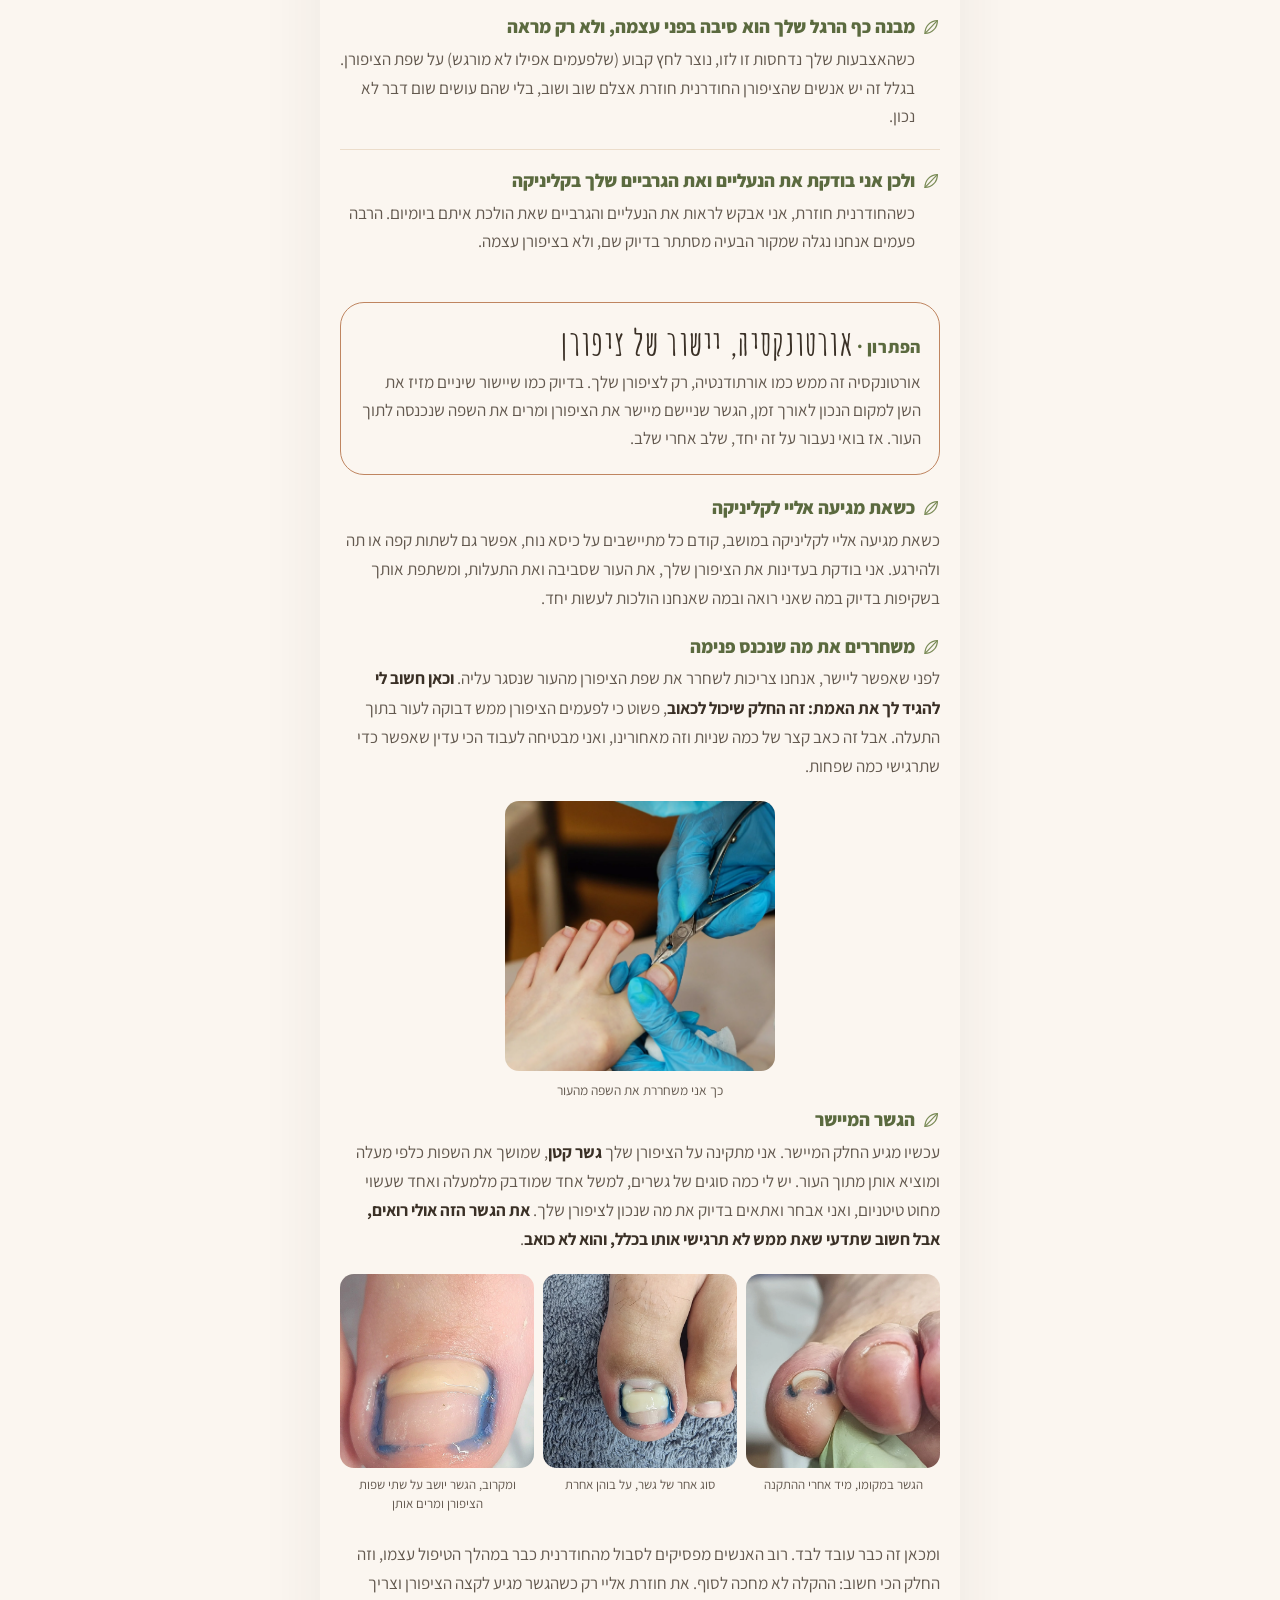
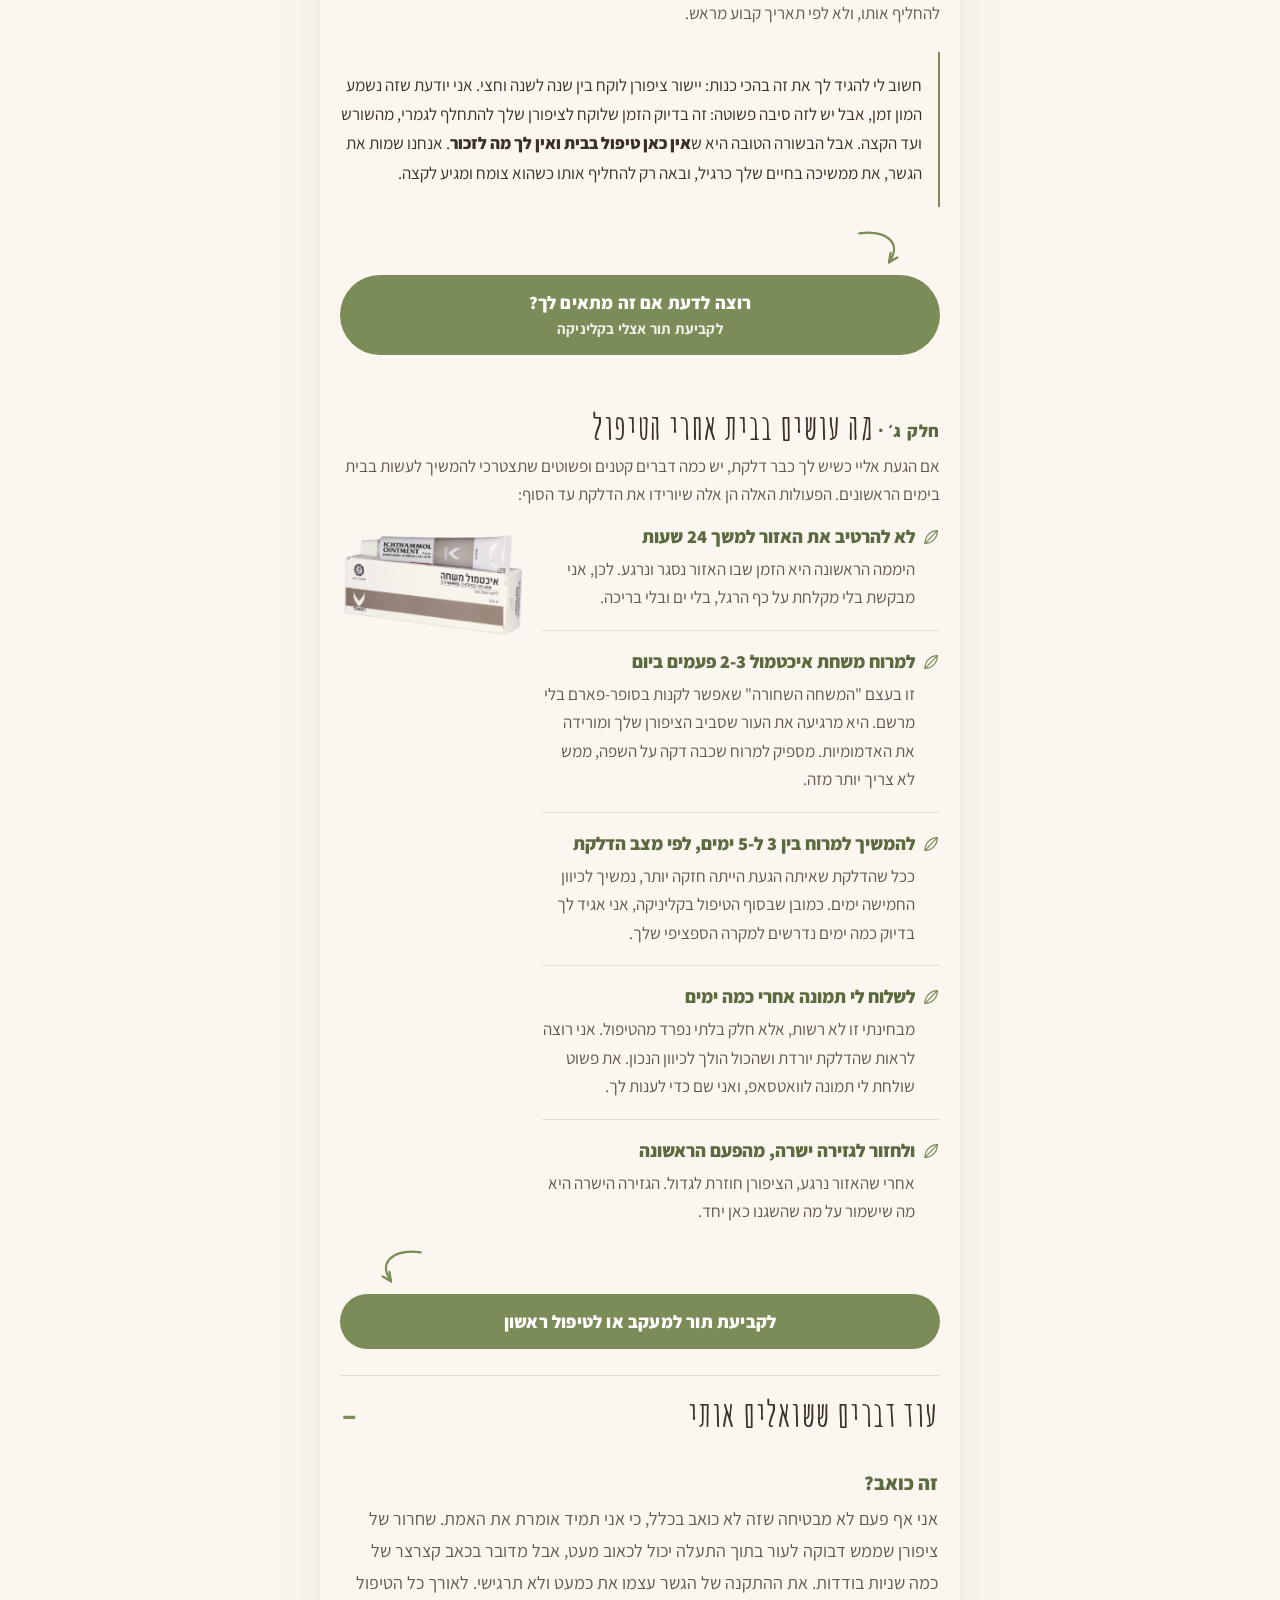
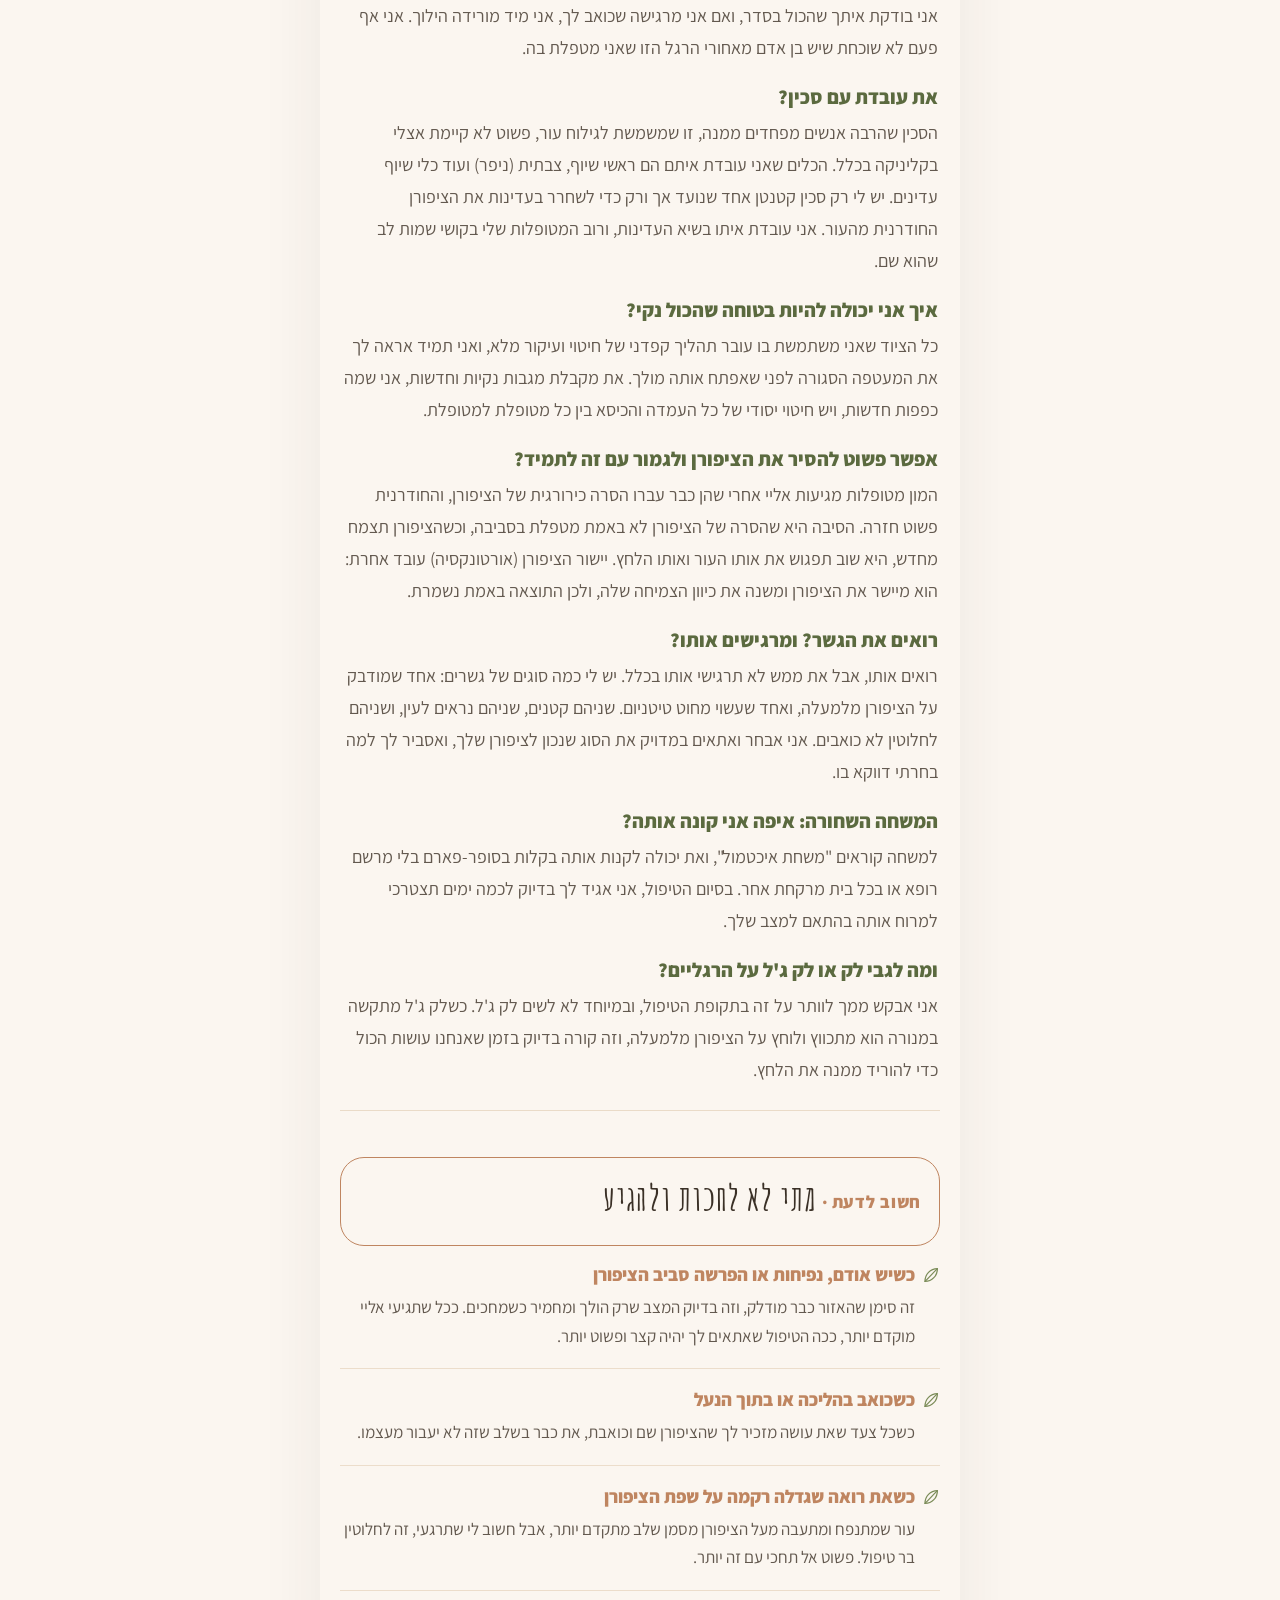
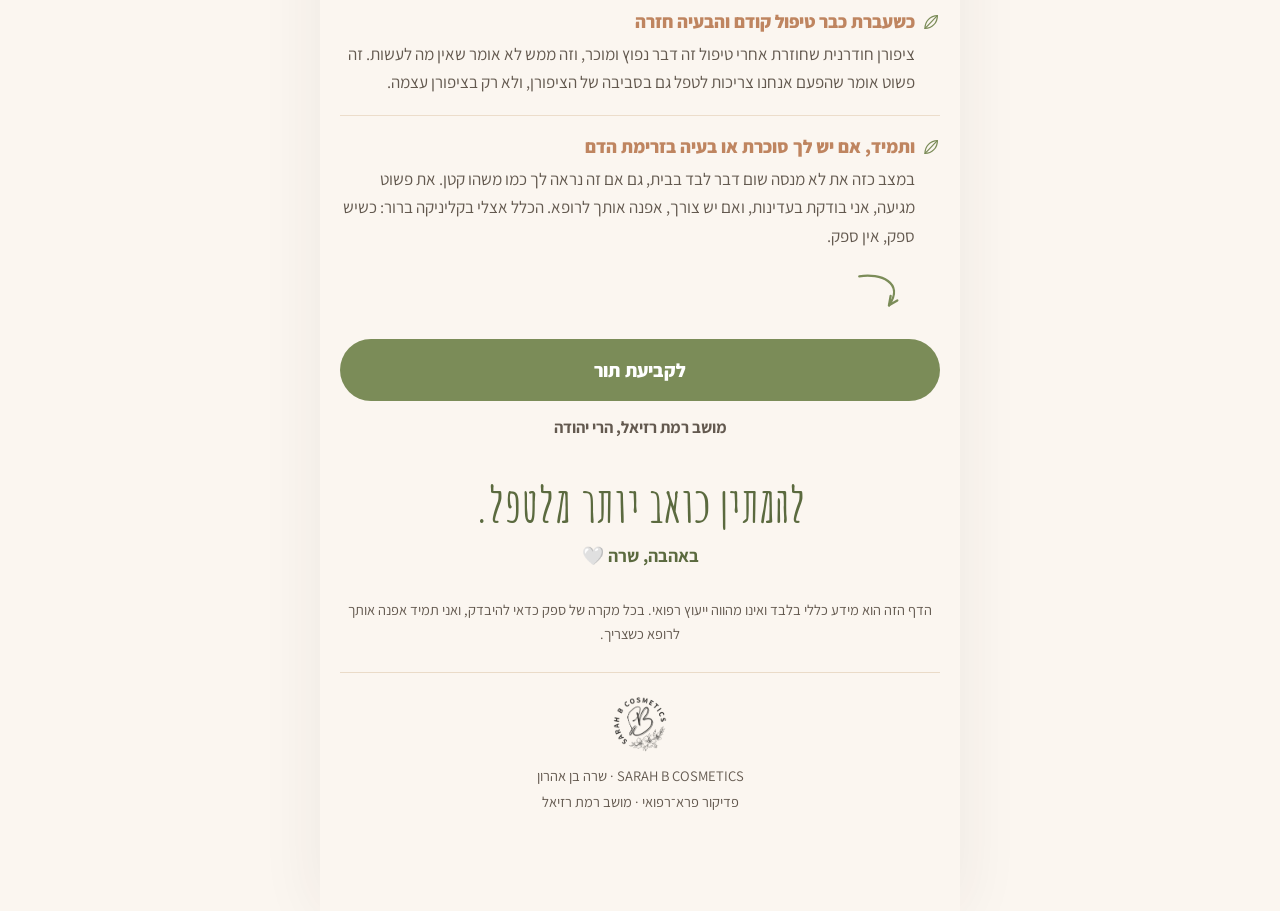
<file: ingrown/index.html>
<!doctype html>
<html lang="he" dir="rtl">
<head>
<meta charset="utf-8">
<meta name="viewport" content="width=device-width, initial-scale=1">
<title>ציפורן חודרנית · שרה בן אהרון</title>
<meta name="description" content="למה ציפורן נכנסת לתוך הבשר, איך גוזרים נכון, מה זו אורטונקסיה, ומה עושים בבית. שרה בן אהרון, פדיקור פרא־רפואי, מושב רמת רזיאל.">
<meta property="og:url" content="https://sarah0503565049-cmd.github.io/tips/ingrown/">
<meta property="og:type" content="article">
<meta property="og:title" content="ציפורן חודרנית, כל מה שצריך לדעת">
<meta property="og:description" content="למה זה קורה, איך גוזרים נכון, ומה זו אורטונקסיה.">
<meta property="og:image" content="https://sarah0503565049-cmd.github.io/tips/img/logo-og.png">
<meta property="og:locale" content="he_IL">
<link rel="icon" href="../img/logo.webp">
<link rel="stylesheet" href="../style.css">
</head>
<body>
<img class="deco d1" src="../img/branch.svg" alt="" aria-hidden="true">
<img class="deco d2" src="../img/branch.svg" alt="" aria-hidden="true">
<img class="deco d3" src="../img/branch.svg" alt="" aria-hidden="true">
<div class="col small-pics">
<header class="hero">
  <div class="band">
    <h1>ציפורן חודרנית</h1>
    <div class="by">
      <p><b>קליניקה לבעיות כף הרגל</b><span>שרה בן אהרון</span></p>
      <img src="../img/logo.webp" alt="Sarah B Cosmetics">
    </div>
  </div>
  <div class="cover">
    <img src="../img/ing-cover.webp" alt="אצבע עם ציפורן חודרנית ודלקת בשפה, איור להמחשה">
  </div>
  <p class="say">נעים מאוד, אני שרה בן אהרון, מטפלת בבעיות כף רגל בקליניקה שלי במושב רמת רזיאל, ומתמחה בטיפול בציפורן חודרנית ובאורטונקסיה.</p>
  <p class="say">"דחיתי את זה כי הייתי בטוח שיכאב לי".
את המשפט הזה אני שומעת כמעט מכל מי שמגיע אליי עם ציפורן חודרנית וכאבים חזקים. אני מבינה לגמרי את החשש, ולכן חשוב לי להרגיע: הטיפול אולי מלווה במעט אי-נעימות, אבל אני כאן כדי להעניק לך טיפול סבלני, עדין, ולהיות קשובה לכל תחושה שלך.</p>
  <p class="say">מה שבאמת כואב, זו ההמתנה. ציפורן שחודרת לעור מביאה איתה דלקת חריפה, ובעיה קטנה הופכת לכאב גדול שדורש יותר התערבות. אני מזמינה אתך להגיע אליי, למרחב בטוח ומרגיע, כדי לטפל בזה עכשיו ולחסוך לך סבל מיותר.</p>
</header>

<main class="wrap">

  <div class="figure">
    <img src="../img/ing-anat.webp" alt="חתך של האצבע, שפת הציפורן נכנסת לתוך העור שלצידה" class="dx">
    <p class="cap">חתך של ציפורן שנכנסת לתוך העור שלצידה</p>
  </div>

  <!-- ===== רקע ===== -->
  <div class="part">
    <h2 class="num"><span class="n">רקע</span>מה בעצם קורה שם כשיש לך ציפורן חודרנית?</h2>
    <p class="note">ציפורן חודרנית היא לא ציפורן שגדלה "עקום". זו ציפורן שנלחצת מהצדדים, והשפה שלה נכנסת אל תוך העור הרך שלידה.</p>
    <p class="note">ולמה זה כל כך כואב לך? כי הציפורן פשוט פוצעת את העור הרך מבפנים. הלחץ והשפשוף התמידיים יוצרים גירוי חזק, ולכן האזור הופך לאדום ונפוח, אפילו אם עוד לא התפתח שם זיהום.</p>
  </div>

  <ul class="tips leaf">
    <li><b>אז מאיפה הלחץ הזה מגיע?</b><span><b>כמעט תמיד מנעליים:</b> נעל צמודה מדי, נעל מחודדת בקצה, או נעל חדשה שעדיין לא נוחה לך</span><span>. הלחץ שמגיע מהצד פשוט דוחף את שפת הציפורן פנימה אל תוך העור</span><span>.</span></li>
    <li><b>לפעמים מהציפורן עצמה</b><span>יש ציפורניים שהמבנה הטבעי שלהן מקומר יותר, ולכן הן נכנסות לעור הרבה יותר בקלות</span><span>. חשוב לי להרגיע אותך, זה לא משהו שעשית, וזה בהחלט משהו שאפשר לטפל בו</span><span>.</span></li>
    <li><b>ולפעמים מפטרת בתעלות</b><span>פטרייה שמתיישבת בצידי הציפורן גורמת לה להתעבות ולהתעוות, וכך הציפורן נכנסת אל תוך הבשר</span><span>. זה אחד המצבים שאני פוגשת הכי הרבה, וזו בדיוק הסיבה שבטיפול אצלי אני תמיד בודקת גם את התעלות, ולא רק את קצה הציפורן</span><span>.</span></li>
    <li><b>גם ממכה או שפשוף</b>מספיקה מכה חד-פעמית באצבע, בעיטה בכדור, ריצה, או שפשוף שחוזר על עצמו. הרבה פעמים מדובר בחבלה כל כך קטנה שאפילו קשה לזכור שקרתה, אבל הלחץ שלה מספיק כדי לדחוף את הציפורן לתוך העור.</li>
  </ul>

  <!-- ===== זיהוי ===== -->
  <div class="part framed">
    <h2 class="num"><span class="n">זיהוי</span>איך זה נראה באמת, מהקל אל הקשה</h2>
    <p class="note">אלה השלבים שאני פוגשת יום-יום בקליניקה. רוב מי שמגיע אליי מזהה את עצמו מיד באחד מהם. הכלל כאן הוא פשוט: ככל שמגיעים אליי מוקדם יותר, כך הדרך להקלה ולריפוי קצרה יותר.</p>
  </div>

  <div class="states photo">
    <div class="state">
      <img src="../img/ing-st1.webp" alt="שפת הציפורן אדומה ונפוחה, בלי הפרשה">
      <b>דלקת ראשונית</b>
      <span>השפה אדומה ונפוחה, כואב בלחיצה או בתוך הנעל, ועדיין אין הפרשה. זה השלב שהכי קל לטפל בו</span>
    </div>

    <div class="state">
      <img src="../img/ing-st2.webp" alt="שפת הציפורן עם הפרשה וגלד">
      <b>דלקת עם הפרשה</b>
      <span>השפה כבר מפרישה, ונוצר גלד קטן בפינה. הכאב מורגש גם בלי לגעת, ובדרך כלל גם בנעל</span>
    </div>

    <div class="state">
      <img src="../img/ing-wait.webp" alt="שתי שפות הציפורן שקועות בעור, והעור סביב מתקלף">
      <b>כששתי השפות נכנסות</b>
      <span>לא צד אחד אלא שניהם. הציפורן שקועה משני הצדדים, והעור סביבה נפוח ומתקלף</span>
    </div>

    <div class="state">
      <img src="../img/ing-st3.webp" alt="רקמה אדומה שגדלה על שפת הציפורן">
      <b>רקמה שגדלה על השפה</b>
      <span>רקמה אדומה שצומחת מעל הציפורן ומכסה אותה. זה המצב המתקדם, והוא עדיין בר טיפול</span>
    </div>

  </div>

  <div class="point" aria-hidden="true">
    <svg viewBox="0 0 64 46">
      <path d="M6 5 C30 1, 58 12, 40 38"></path>
      <path d="M40 38 L41.9 27.2"></path>
      <path d="M40 38 L49.5 32.5"></path>
    </svg>
  </div>
  <a target="_blank" rel="noopener" class="softcta" href="https://booking.tiffulit.co.il/sarah_b_cosmetics">מזהה את עצמך באחד מהשלבים? כאן לוחצים וקובעים תור</a>

  <!-- ===== חלק א, מניעה ===== -->
  <div class="part">
    <h2 class="num"><span class="n">חלק א׳</span>איך מונעים ציפורן חודרנית</h2>
    <p class="note"><span>רוב מה שגורם לציפורן חודרנית נובע מדברים שאנחנו עושים ביומיום בלי לשים לב</span><span>. אלה הדברים שאני מבקשת מכל מי שמגיע אליי לקליניקה ליישם, וגם ממי שעוד לא סבל מהבעיה</span><span>:</span></p>
  </div>

  <ul class="tips leaf">
    <li><b>לגזור ישר, בזווית של 90 מעלות</b><span>זו הנקודה הכי חשובה</span><span>. הגזירה צריכה להיות בקו ישר לרוחב הציפורן, בלי לעגל ובלי לחפור בפינות</span><span>. הציפורן צריכה להישאר מעט מעבר לקצה האצבע, ולא להיות קצרה ממנו</span><span>.</span></li>
    <li><b>להשאיר את הפינה החדה בשקט</b><span>זו הפינה שכולם תמיד רוצים להוריד, אבל היא בדיוק מה שמגן עליך</span><span>. היא עוברת את קצה העור, וכך הציפורן שצומחת אחריה גדלה <i>מעל</i> העור ולא לתוכו</span><span>. אם תשייפי או תגזרי אותה, את פשוט מורידה לעצמך את ההגנה</span><span>.</span></li>
    <li><b><span>העיגול הוא בדיוק מה שמכניס אותה לבשר</span></b><span>כמעט כולם מעגלים פינות מתוך מחשבה שזה ימנע מהציפורן להיכנס לעור, אבל ההפך הוא הנכון</span><span>. כשמעגלים, הפינה נחתכת פנימה מתחת לעור, והציפורן שצומחת אחריה גדלה ישר לתוך הבשר במקום מעליו</span><span>. אם עשית את זה עד היום, את בחברה טובה, אבל בדיוק בשביל זה אנחנו כאן, כדי לתקן</span><span>.</span></li>
    <li><b>לנעול נעליים בגודל הנכון, ובלי שפיץ בקצה</b><span>נעל צמודה מדי, מחודדת בקצה, או נעל חדשה שעדיין לא נוחה לך, לוחצות על האצבעות מהצדדים, והלחץ הזה דוחף את הציפורן פנימה</span><span>. אם החלפת נעליים לאחרונה והתחיל לכאוב לך, שווה לבדוק קודם כל את הנעל</span><span>.</span></li>
    <li><b>למי שמשרת (הנעל הצבאית)</b><span>מגיעים אליי המון חיילים וחיילות עם ציפורן חודרנית, וזה לא במקרה</span><span>. הנעל הצבאית סגורה, קשיחה ונעולה שעות ארוכות, והיא משלבת לחץ מהצדדים עם חבלה חוזרת על אותה אצבע</span><span>. אם את לפני גיוס, זה בדיוק הזמן לסדר את הציפורניים</span><span>.</span></li>
    <li><b>לוותר על לק ג'ל ברגליים</b><span>לק ג'ל מתקשה במנורה, ובזמן ההתקשות הוא ממש מתכווץ ולוחץ על הציפורן מלמעלה</span><span>. הלחץ הזה, יחד עם נעל סגורה, הוא מתכון בטוח לציפורן חודרנית</span><span>. מעבר לזה, הג'ל גם מחליש את הציפורן וכולא תחתיה לחות, מה שעלול להוביל מהר מאוד לפטרת</span><span>.</span></li>
    <li><b>לתת לרגליים להתאוורר, במיוחד למי שמזיע</b><span>במיוחד אם את נוטה להזיע</span><span>. הזיעה מרככת את הציפורן והעור שסביבה, וציפורן רכה נכנסת לעור הרבה יותר בקלות</span><span>. כדאי לגרוב גרביים מחומר נושם, להוריד נעליים כשנכנסים הביתה ולתת לרגליים קצת אוויר</span><span>.</span></li>
    <li><b>ולא להזניח פטרת, גם כשהיא נראית קטנה</b><span>פטרת בתעלות גורמת לעיוות של הציפורן, וציפורן מעוותת נכנסת ישר לתוך הבשר</span><span>. טיפול נכון בפטרת הוא גם הדרך שלך למנוע ציפורן חודרנית</span><span>.</span></li>
  </ul>

  <div class="part framed">
    <h2 class="num"><span class="n">ובצד השני</span>מה ממש לא נכון לעשות</h2>
  </div>

  <ul class="tips dont leaf">
    <li><b>לא לעגל את הפינות, ולא לחפור בהן</b><span>זו הטעות שמביאה אליי הכי הרבה אנשים</span><span>. גוזז ציפורניים שנכנס מתחת לשפת הציפורן משאיר שם חתיכה קטנה, והיא זו שתמשיך לחדור לך לעור ולכאוב</span><span>.</span></li>
    <li><b>לא לחתוך את הציפורן קצרה מדי</b><span>ציפורן קצרה מדי גורמת לעור שסביבה להתקפל מעליה</span><span>. התוצאה היא שהציפורן שצומחת אחריה פוגשת עור במקום אוויר, ושוב, נכנסת פנימה</span><span>.</span></li>
    <li><b>לא לנסות לחלץ את הציפורן לבד</b><span>ניסיון להשתמש במחט, פינצטה, קצה מספריים או סתם בציפורן אולי מרגיש לך כמו פתרון מיידי, אבל ברוב המקרים זה רק דוחף את השפה של הציפורן עמוק יותר פנימה, ומוסיף לך פצע כואב על הדרך</span><span>.</span></li>
    <li><b>לא לדחוף צמר גפן מתחת לציפורן בבית</b><span>אני יודעת שזה טיפ שמסתובב המון ברשת</span><span>. אצלי בקליניקה באמת יש לזה מקום ושיטה מקצועית, אבל כשאת מנסה לעשות את זה לבד בבית, זה בדרך כלל רק דוחף את הציפורן פנימה ומוסיף עוד לחץ מיותר</span><span>.</span></li>
    <li><b>ולא לחכות שזה יעבור מעצמו</b><span>ציפורן חודרנית פשוט לא נסוגה לבד</span><span>. היא תמשיך לצמוח לאותו כיוון בעייתי, ומצב שהיה קל בהתחלה יהפוך מהר מאוד לדלקת חריפה</span><span>. ככל שתגיעי אליי מוקדם יותר, כך הטיפול שאתאים לך יהיה קצר ופשוט הרבה יותר</span><span>.</span></li>
  </ul>

  <div class="point left" aria-hidden="true">
    <svg viewBox="0 0 64 46">
      <path d="M6 5 C30 1, 58 12, 40 38"></path>
      <path d="M40 38 L41.9 27.2"></path>
      <path d="M40 38 L49.5 32.5"></path>
    </svg>
  </div>
  <a target="_blank" rel="noopener" class="softcta" href="https://booking.tiffulit.co.il/sarah_b_cosmetics"><span>כשמגיעים מוקדם, הדרך להקלה הרבה יותר קצרה. כאן לוחצים וקובעים תור</span><span>.</span></a>

  <!-- ===== חלק ב, כף הרגל עצמה ===== -->
  <div class="part framed">
    <h2 class="num"><span class="n">ובינתיים</span>מה כן לעשות עד שמגיעים אליי</h2>
  </div>

  <div class="sidepic">
  <ul class="tips leaf">
    <li><b>אמבט של מי מלח, כשכבר יש דלקת</b>מים פושרים עם מלח, לכמה דקות. זה מרגיע את האזור ומוריד קצת מהנפיחות עד שנפגשות. אני מבקשת את זה גם לפני שמגיעים אליי לטיפול.</li>
    <li><b>ולהוריד את הלחץ מהאצבע</b>נעל פתוחה או רחבה יותר בימים האלה, וגרב שלא לוחצת. כל שעה שהציפורן לא נדחפת פנימה היא שעה שעוזרת.</li>
    <li><b>אבל שיהיה ברור: זה מרגיע, לא מטפל</b>האמבט לא מוציא את הציפורן מהעור, והדלקת לא נעלמת לבד. זה מה שעושים <strong>בדרך אליי</strong>, ולא במקום.</li>
  </ul>

  <figure class="solo">
    <img src="../img/ing-salt-real.webp" alt="אמבט מי מלח לכף הרגל">
  </figure>
  </div>

  <div class="part">
    <h2 class="num"><span class="n">חלק ב׳</span>מה במבנה של כף הרגל שלך מביא את זה?</h2>
    <p class="note"><span>כול להיות שאת מקפידה לגזור את הציפורניים נכון, נועלת נעליים מצוינות, ובכל זאת הציפורן החודרנית חוזרת שוב ושוב</span><span>. במקרים כאלה, חשוב לי שתדעי שהסיבה לרוב בכלל לא יושבת בציפורן עצמה, אלא קשורה למבנה הטבעי של כף הרגל שלך</span><span>.</span></p>
  </div>

  <div class="pair">
    <div class="one">
      <img src="../img/hallux.webp" alt="שרטוט של כף רגל מלמעלה, הבוהן נוטה הצידה ובסיס הבוהן בולט">
      <b>אלוקס ולגוס, עיוות העצם</b>
      <span>הבוהן נוטה לכיוון שאר האצבעות, והאצבעות נדחסות זו לזו. הלחץ מהצד הוא שדוחף את שפת הציפורן אל תוך העור</span>
    </div>
    <div class="one">
      <img src="../img/crosstoe.webp" alt="כף רגל שהאצבע השנייה שלה מתכופפת ונשארת כפופה">
      <b>אצבע פטיש</b>
      <span>אצבע שמתכופפת במפרק ונשארת כפופה. היא לוחצת על השכנה שלה, והציפורן שנלחצת מקבלת את זה בכל צעד</span>
    </div>
  </div>

  <ul class="tips leaf">
    <li><b>מבנה כף הרגל שלך הוא סיבה בפני עצמה, ולא רק מראה</b><span>כשהאצבעות שלך נדחסות זו לזו, נוצר לחץ קבוע (שלפעמים אפילו לא מורגש) על שפת הציפורן</span><span>. בגלל זה יש אנשים שהציפורן החודרנית חוזרת אצלם שוב ושוב, בלי שהם עושים שום דבר לא נכון</span><span>.</span></li>
    <li><b>ולכן אני בודקת את הנעליים ואת הגרביים שלך בקליניקה</b><span>כשהחודרנית חוזרת, אני אבקש לראות את הנעליים והגרביים שאת הולכת איתם ביומיום</span><span>. הרבה פעמים אנחנו נגלה שמקור הבעיה מסתתר בדיוק שם, ולא בציפורן עצמה</span><span>.</span></li>
  </ul>

  <!-- ===== הפתרון, אורטונקסיה ===== -->
  <div class="part b framed">
    <h2 class="num"><span class="n">הפתרון</span>אורטונקסיה, יישור של ציפורן</h2>
    <p class="note"><span>אורטונקסיה זה ממש כמו אורתודנטיה, רק לציפורן שלך</span><span>. בדיוק כמו שיישור שיניים מזיז את השן למקום הנכון לאורך זמן, הגשר שניישם מיישר את הציפורן ומרים את השפה שנכנסה לתוך העור</span><span>. אז בואי נעבור על זה יחד, שלב אחרי שלב</span><span>.</span></p>
  </div>

  <div class="story">
    <span class="step">כשאת מגיעה אליי לקליניקה</span>
    <p><span>כשאת מגיעה אליי לקליניקה במושב, קודם כל מתיישבים על כיסא נוח, אפשר גם לשתות קפה או תה ולהירגע</span><span>. אני בודקת בעדינות את הציפורן שלך, את העור שסביבה ואת התעלות, ומשתפת אותך בשקיפות בדיוק במה שאני רואה ובמה שאנחנו הולכות לעשות יחד</span><span>.</span></p>

    <span class="step">משחררים את מה שנכנס פנימה</span>
    <p><span>לפני שאפשר ליישר, אנחנו צריכות לשחרר את שפת הציפורן מהעור שנסגר עליה</span><span>. <b>וכאן חשוב לי להגיד לך את האמת: זה החלק שיכול לכאוב</b>, פשוט כי לפעמים הציפורן ממש דבוקה לעור בתוך התעלה</span><span>. אבל זה כאב קצר של כמה שניות וזה מאחורינו, ואני מבטיחה לעבוד הכי עדין שאפשר כדי שתרגישי כמה שפחות</span><span>.</span></p>

    <figure class="solo wide-solo">
      <img src="../img/ing-nipper.webp" alt="שחרור שפת הציפורן בניפר">
      <figcaption>כך אני משחררת את השפה מהעור</figcaption>
    </figure>

    <span class="step">הגשר המיישר</span>
    <p><span>עכשיו מגיע החלק המיישר. אני מתקינה על הציפורן שלך <b>גשר קטן</b>, שמושך את השפות כלפי מעלה ומוציא אותן מתוך העור</span><span>. יש לי כמה סוגים של גשרים, למשל אחד שמודבק מלמעלה ואחד שעשוי מחוט טיטניום, ואני אבחר ואתאים בדיוק את מה שנכון לציפורן שלך</span><span>. <b>את הגשר הזה אולי רואים, אבל חשוב שתדעי שאת ממש לא תרגישי אותו בכלל, והוא לא כואב</b></span><span>.</span></p>

    <div class="shots">
      <figure class="shot">
        <img src="../img/ing-ortho-1.webp" alt="גשר על הציפורן אחרי ההתקנה">
        <figcaption>הגשר במקומו, מיד אחרי ההתקנה</figcaption>
      </figure>
      <figure class="shot">
        <img src="../img/ing-ortho-2.webp" alt="גשר שנדבק על הציפורן">
        <figcaption>סוג אחר של גשר, על בוהן אחרת</figcaption>
      </figure>
      <figure class="shot">
        <img src="../img/ing-ortho-3.webp" alt="הגשר מקרוב, יושב על שפות הציפורן">
        <figcaption>ומקרוב, הגשר יושב על שתי שפות הציפורן ומרים אותן</figcaption>
      </figure>
    </div>
    <p><span>ומכאן זה כבר עובד לבד</span><span>. רוב האנשים מפסיקים לסבול מהחודרנית כבר במהלך הטיפול עצמו, וזה החלק הכי חשוב: ההקלה לא מחכה לסוף</span><span>. את חוזרת אליי רק כשהגשר מגיע לקצה הציפורן וצריך להחליף אותו, ולא לפי תאריך קבוע מראש</span><span>.</span></p>
  </div>

  <div class="honest">
    <p><span>חשוב לי להגיד לך את זה בהכי כנות: יישור ציפורן לוקח בין שנה לשנה וחצי</span><span>. אני יודעת שזה נשמע המון זמן, אבל יש לזה סיבה פשוטה: זה בדיוק הזמן שלוקח לציפורן שלך להתחלף לגמרי, מהשורש ועד הקצה</span><span>. אבל הבשורה הטובה היא ש<b>אין כאן טיפול בבית ואין לך מה לזכור</b></span><span>. אנחנו שמות את הגשר, את ממשיכה בחיים שלך כרגיל, ובאה רק להחליף אותו כשהוא צומח ומגיע לקצה</span><span>.</span></p>
  </div>

  <div class="point" aria-hidden="true">
    <svg viewBox="0 0 64 46">
      <path d="M6 5 C30 1, 58 12, 40 38"></path>
      <path d="M40 38 L41.9 27.2"></path>
      <path d="M40 38 L49.5 32.5"></path>
    </svg>
  </div>
  <a target="_blank" rel="noopener" class="softcta" href="https://booking.tiffulit.co.il/sarah_b_cosmetics">רוצה לדעת אם זה מתאים לך?<small>לקביעת תור אצלי בקליניקה</small></a>

  <!-- ===== חלק ג, ההמשך בבית ===== -->
  <div class="part b">
    <h2 class="num"><span class="n">חלק ג׳</span>מה עושים בבית אחרי הטיפול</h2>
    <p class="note"><span>אם הגעת אליי כשיש לך כבר דלקת, יש כמה דברים קטנים ופשוטים שתצטרכי להמשיך לעשות בבית בימים הראשונים</span><span>. הפעולות האלה הן אלה שיורידו את הדלקת עד הסוף</span><span>:</span></p>
  </div>

  <div class="sidepic">
  <ul class="tips leaf">
    <li><b>לא להרטיב את האזור למשך 24 שעות</b><span>היממה הראשונה היא הזמן שבו האזור נסגר ונרגע</span><span>. לכן, אני מבקשת בלי מקלחת על כף הרגל, בלי ים ובלי בריכה</span><span>.</span></li>
    <li><b>למרוח משחת איכטמול 2-3 פעמים ביום</b><span>זו בעצם "המשחה השחורה" שאפשר לקנות בסופר-פארם בלי מרשם</span><span>. היא מרגיעה את העור שסביב הציפורן שלך ומורידה את האדמומיות</span><span>. מספיק למרוח שכבה דקה על השפה, ממש לא צריך יותר מזה</span><span>.</span></li>
    <li><b>להמשיך למרוח בין 3 ל-5 ימים, לפי מצב הדלקת</b><span>ככל שהדלקת שאיתה הגעת הייתה חזקה יותר, נמשיך לכיוון החמישה ימים</span><span>. כמובן שבסוף הטיפול בקליניקה, אני אגיד לך בדיוק כמה ימים נדרשים למקרה הספציפי שלך</span><span>.</span></li>
    <li><b>לשלוח לי תמונה אחרי כמה ימים</b><span>מבחינתי זו לא רשות, אלא חלק בלתי נפרד מהטיפול</span><span>. אני רוצה לראות שהדלקת יורדת ושהכול הולך לכיוון הנכון</span><span>. את פשוט שולחת לי תמונה לוואטסאפ, ואני שם כדי לענות לך</span><span>.</span></li>
    <li><b>ולחזור לגזירה ישרה, מהפעם הראשונה</b>אחרי שהאזור נרגע, הציפורן חוזרת לגדול. הגזירה הישרה היא מה שישמור על מה שהשגנו כאן יחד.</li>
  </ul>

  <figure class="solo">
    <img src="../img/ing-ichth.webp" alt="משחת איכטמול, המשחה השחורה">
  </figure>
  </div>

  <div class="point left" aria-hidden="true">
    <svg viewBox="0 0 64 46">
      <path d="M6 5 C30 1, 58 12, 40 38"></path>
      <path d="M40 38 L41.9 27.2"></path>
      <path d="M40 38 L49.5 32.5"></path>
    </svg>
  </div>
  <a target="_blank" rel="noopener" class="softcta" href="https://booking.tiffulit.co.il/sarah_b_cosmetics">לקביעת תור למעקב או לטיפול ראשון</a>

  <details open="">
    <summary>עוד דברים ששואלים אותי</summary>
    <div class="in">
      <h3>זה כואב?</h3>
      <p><span>אני אף פעם לא מבטיחה שזה לא כואב בכלל, כי אני תמיד אומרת את האמת</span><span>. שחרור של ציפורן שממש דבוקה לעור בתוך התעלה יכול לכאוב מעט, אבל מדובר בכאב קצרצר של כמה שניות בודדות</span><span>. את ההתקנה של הגשר עצמו את כמעט ולא תרגישי</span><span>. לאורך כל הטיפול אני בודקת איתך שהכול בסדר, ואם אני מרגישה שכואב לך, אני מיד מורידה הילוך</span><span>. אני אף פעם לא שוכחת שיש בן אדם מאחורי הרגל הזו שאני מטפלת בה</span><span>.</span></p>
      <h3>את עובדת עם סכין?</h3>
      <p><span>הסכין שהרבה אנשים מפחדים ממנה, זו שמשמשת לגילוח עור, פשוט לא קיימת אצלי בקליניקה בכלל</span><span>. הכלים שאני עובדת איתם הם ראשי שיוף, צבתית (ניפר) ועוד כלי שיוף עדינים</span><span>. יש לי רק סכין קטנטן אחד שנועד אך ורק כדי לשחרר בעדינות את הציפורן החודרנית מהעור</span><span>. אני עובדת איתו בשיא העדינות, ורוב המטופלות שלי בקושי שמות לב שהוא שם</span><span>.</span></p>
      <h3>איך אני יכולה להיות בטוחה שהכול נקי?</h3>
      <p><span>כל הציוד שאני משתמשת בו עובר תהליך קפדני של חיטוי ועיקור מלא, ואני תמיד אראה לך את המעטפה הסגורה לפני שאפתח אותה מולך</span><span>. את מקבלת מגבות נקיות וחדשות, אני שמה כפפות חדשות, ויש חיטוי יסודי של כל העמדה והכיסא בין כל מטופלת למטופלת</span><span>.</span></p>
      <h3>אפשר פשוט להסיר את הציפורן ולגמור עם זה לתמיד?</h3>
      <p><span>המון מטופלות מגיעות אליי אחרי שהן כבר עברו הסרה כירורגית של הציפורן, והחודרנית פשוט חזרה</span><span>. הסיבה היא שהסרה של הציפורן לא באמת מטפלת בסביבה, וכשהציפורן תצמח מחדש, היא שוב תפגוש את אותו העור ואותו הלחץ</span><span>. יישור הציפורן (אורטונקסיה) עובד אחרת: הוא מיישר את הציפורן ומשנה את כיוון הצמיחה שלה, ולכן התוצאה באמת נשמרת</span><span>.</span></p>
      <h3>רואים את הגשר? ומרגישים אותו?</h3>
      <p><span>רואים אותו, אבל את ממש לא תרגישי אותו בכלל</span><span>. יש לי כמה סוגים של גשרים: אחד שמודבק על הציפורן מלמעלה, ואחד שעשוי מחוט טיטניום</span><span>. שניהם קטנים, שניהם נראים לעין, ושניהם לחלוטין לא כואבים</span><span>. אני אבחר ואתאים במדויק את הסוג שנכון לציפורן שלך, ואסביר לך למה בחרתי דווקא בו</span><span>.</span></p>
      <h3>המשחה השחורה: איפה אני קונה אותה?</h3>
      <p><span>למשחה קוראים "משחת איכטמול", ואת יכולה לקנות אותה בקלות בסופר-פארם בלי מרשם רופא או בכל בית מרקחת אחר</span><span>. בסיום הטיפול, אני אגיד לך בדיוק לכמה ימים תצטרכי למרוח אותה בהתאם למצב שלך</span><span>.</span></p>
      <h3>ומה לגבי לק או לק ג'ל על הרגליים?</h3>
      <p><span>אני אבקש ממך לוותר על זה בתקופת הטיפול, ובמיוחד לא לשים לק ג'ל</span><span>. כשלק ג'ל מתקשה במנורה הוא מתכווץ ולוחץ על הציפורן מלמעלה, וזה קורה בדיוק בזמן שאנחנו עושות הכול כדי להוריד ממנה את הלחץ</span><span>.</span></p>
    </div>
  </details>

  <!-- ===== מתי לא לחכות ===== -->
  <div class="part c framed">
    <h2 class="num"><span class="n">חשוב לדעת</span>מתי לא לחכות ולהגיע</h2>
  </div>

  <ul class="tips warn leaf">
    <li><b>כשיש אודם, נפיחות או הפרשה סביב הציפורן</b><span>זה סימן שהאזור כבר מודלק, וזה בדיוק המצב שרק הולך ומחמיר כשמחכים</span><span>. ככל שתגיעי אליי מוקדם יותר, ככה הטיפול שאתאים לך יהיה קצר ופשוט יותר</span><span>.</span></li>
    <li><b>כשכואב בהליכה או בתוך הנעל</b><span>כשכל צעד שאת עושה מזכיר לך שהציפורן שם וכואבת, את כבר בשלב שזה לא יעבור מעצמו</span><span>.</span></li>
    <li><b>כשאת רואה שגדלה רקמה על שפת הציפורן</b><span>עור שמתנפח ומתעבה מעל הציפורן מסמן שלב מתקדם יותר, אבל חשוב לי שתרגעי, זה לחלוטין בר טיפול</span><span>. פשוט אל תחכי עם זה יותר</span><span>.</span></li>
    <li><b>כשעברת כבר טיפול קודם והבעיה חזרה</b><span>ציפורן חודרנית שחוזרת אחרי טיפול זה דבר נפוץ ומוכר, וזה ממש לא אומר שאין מה לעשות</span><span>. זה פשוט אומר שהפעם אנחנו צריכות לטפל גם בסביבה של הציפורן, ולא רק בציפורן עצמה</span><span>.</span></li>
    <li><b>ותמיד, אם יש לך סוכרת או בעיה בזרימת הדם</b><span>במצב כזה את לא מנסה שום דבר לבד בבית, גם אם זה נראה לך כמו משהו קטן</span><span>. את פשוט מגיעה, אני בודקת בעדינות, ואם יש צורך, אפנה אותך לרופא</span><span>. הכלל אצלי בקליניקה ברור: כשיש ספק, אין ספק</span><span>.</span></li>
  </ul>

  <!-- ===== הסיום ===== -->
  <div class="point" aria-hidden="true">
    <svg viewBox="0 0 64 46">
      <path d="M6 5 C30 1, 58 12, 40 38"></path>
      <path d="M40 38 L41.9 27.2"></path>
      <path d="M40 38 L49.5 32.5"></path>
    </svg>
  </div>
  <section class="cta">
    <a target="_blank" rel="noopener" class="btn" href="https://booking.tiffulit.co.il/sarah_b_cosmetics">לקביעת תור</a>
    <p class="where">מושב רמת רזיאל, הרי יהודה</p>
  </section>

  <p class="close">להמתין כואב יותר מלטפל.</p>
  <p class="sign">באהבה, שרה 🤍</p>

  <p class="fine">הדף הזה הוא מידע כללי בלבד ואינו מהווה ייעוץ רפואי. בכל מקרה של ספק כדאי להיבדק, ואני תמיד אפנה אותך לרופא כשצריך.</p>

  <div class="foot">
    <img src="../img/logo.webp" alt="">
    SARAH B COSMETICS · שרה בן אהרון<br>
    פדיקור פרא־רפואי · מושב רמת רזיאל
  </div>

</main>

<a class="wabubble" href="https://wa.me/972587801908" target="_blank" rel="noopener" aria-label="לכתוב לי בוואטסאפ">
  <svg viewBox="0 0 24 24" fill="#fff" aria-hidden="true"><path d="M17.47 14.38c-.3-.15-1.75-.86-2.02-.96-.27-.1-.47-.15-.67.15-.2.3-.77.96-.94 1.16-.17.2-.35.22-.65.07-.3-.15-1.25-.46-2.38-1.47-.88-.79-1.47-1.76-1.65-2.06-.17-.3-.02-.46.13-.61.14-.13.3-.35.45-.52.15-.17.2-.3.3-.5.1-.2.05-.37-.02-.52-.08-.15-.67-1.6-.92-2.2-.24-.58-.49-.5-.67-.51h-.57c-.2 0-.52.07-.8.37-.27.3-1.04 1.02-1.04 2.48 0 1.46 1.07 2.87 1.22 3.07.15.2 2.1 3.2 5.08 4.49.71.3 1.26.49 1.69.63.71.22 1.36.19 1.87.12.57-.09 1.75-.72 2-1.41.25-.69.25-1.28.17-1.41-.07-.13-.27-.2-.57-.35z"></path><path d="M12.04 2C6.58 2 2.13 6.45 2.13 11.91c0 1.75.46 3.45 1.32 4.95L2 22l5.25-1.38a9.87 9.87 0 0 0 4.79 1.22h.01c5.46 0 9.91-4.45 9.91-9.91 0-2.65-1.03-5.14-2.9-7.01A9.82 9.82 0 0 0 12.04 2zm0 18.15h-.01a8.2 8.2 0 0 1-4.18-1.15l-.3-.18-3.11.82.83-3.04-.2-.31a8.2 8.2 0 0 1-1.26-4.38c0-4.54 3.7-8.23 8.24-8.23a8.18 8.18 0 0 1 5.82 2.42 8.18 8.18 0 0 1 2.41 5.82c0 4.54-3.69 8.23-8.24 8.23z"></path></svg>
  <span class="tip">יש לך שאלה? אפשר לכתוב לי</span>
</a>
</div>
</body>
</html>
</file>
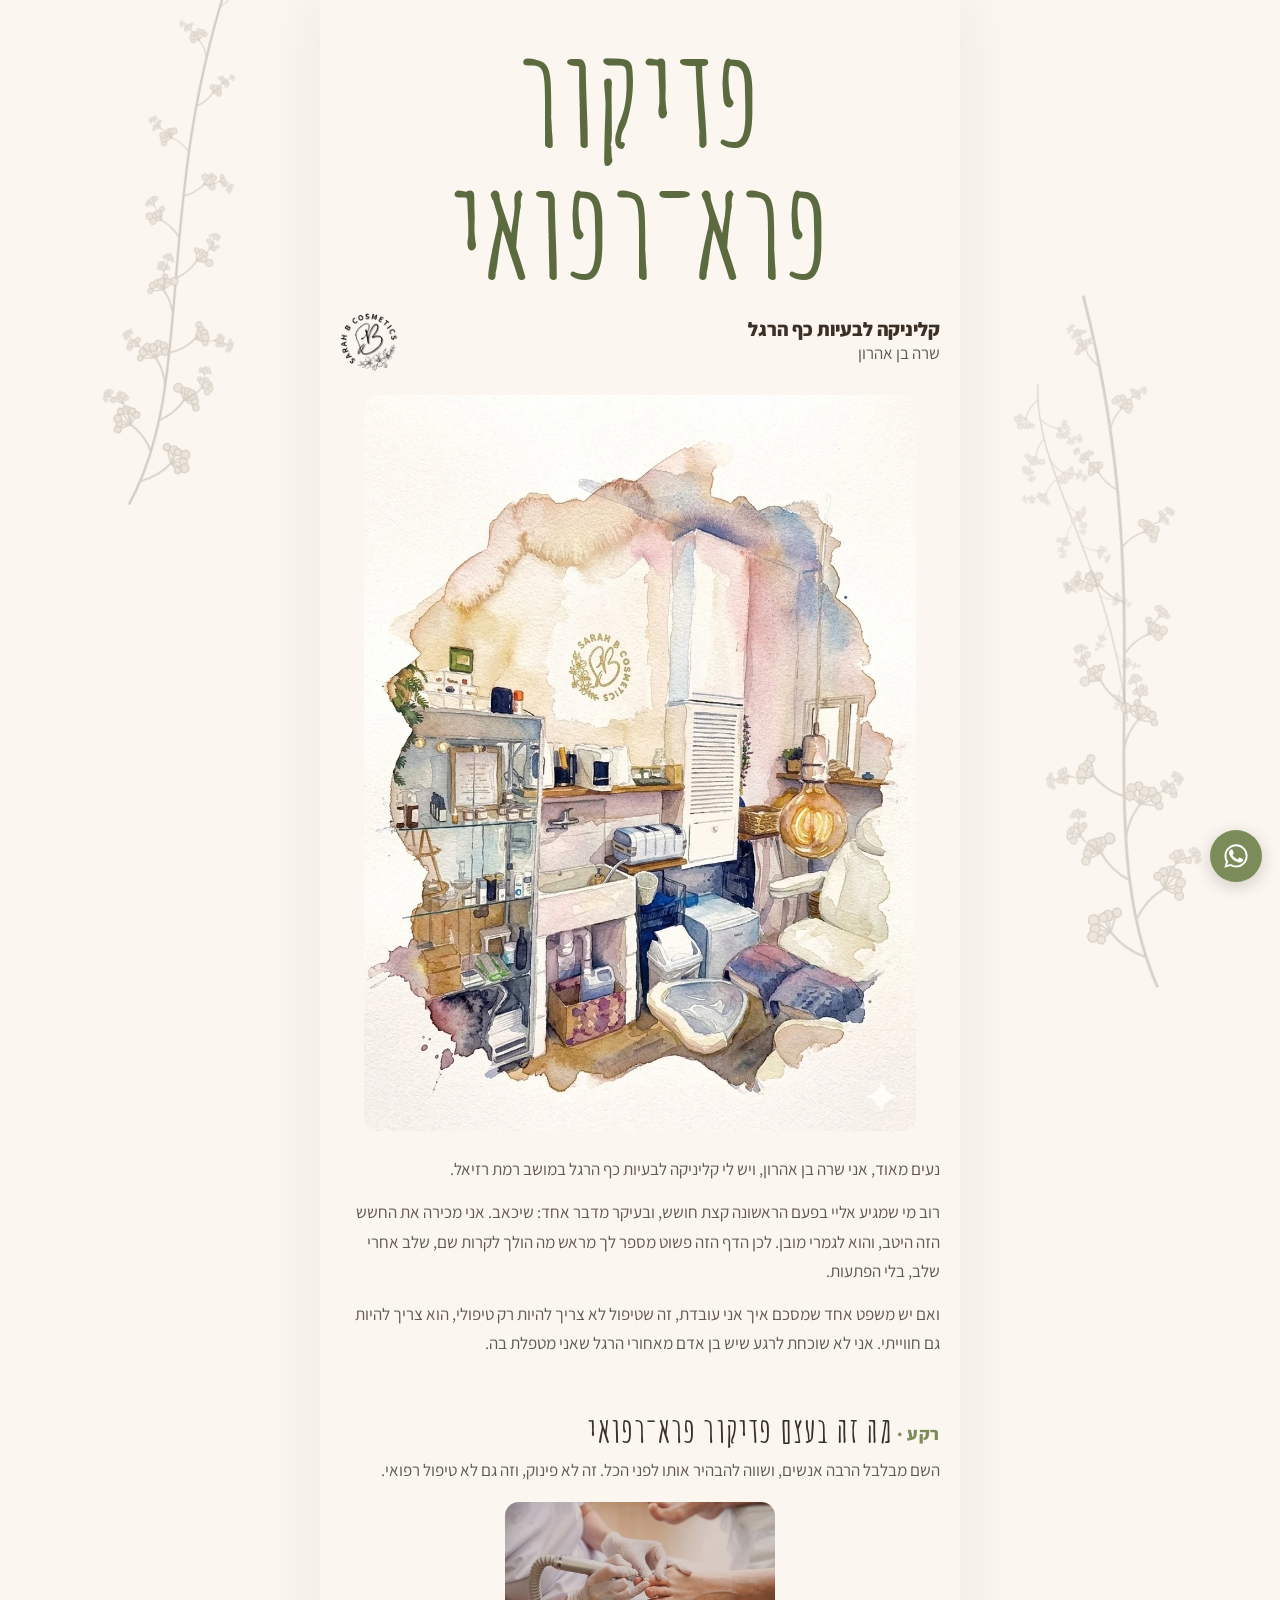
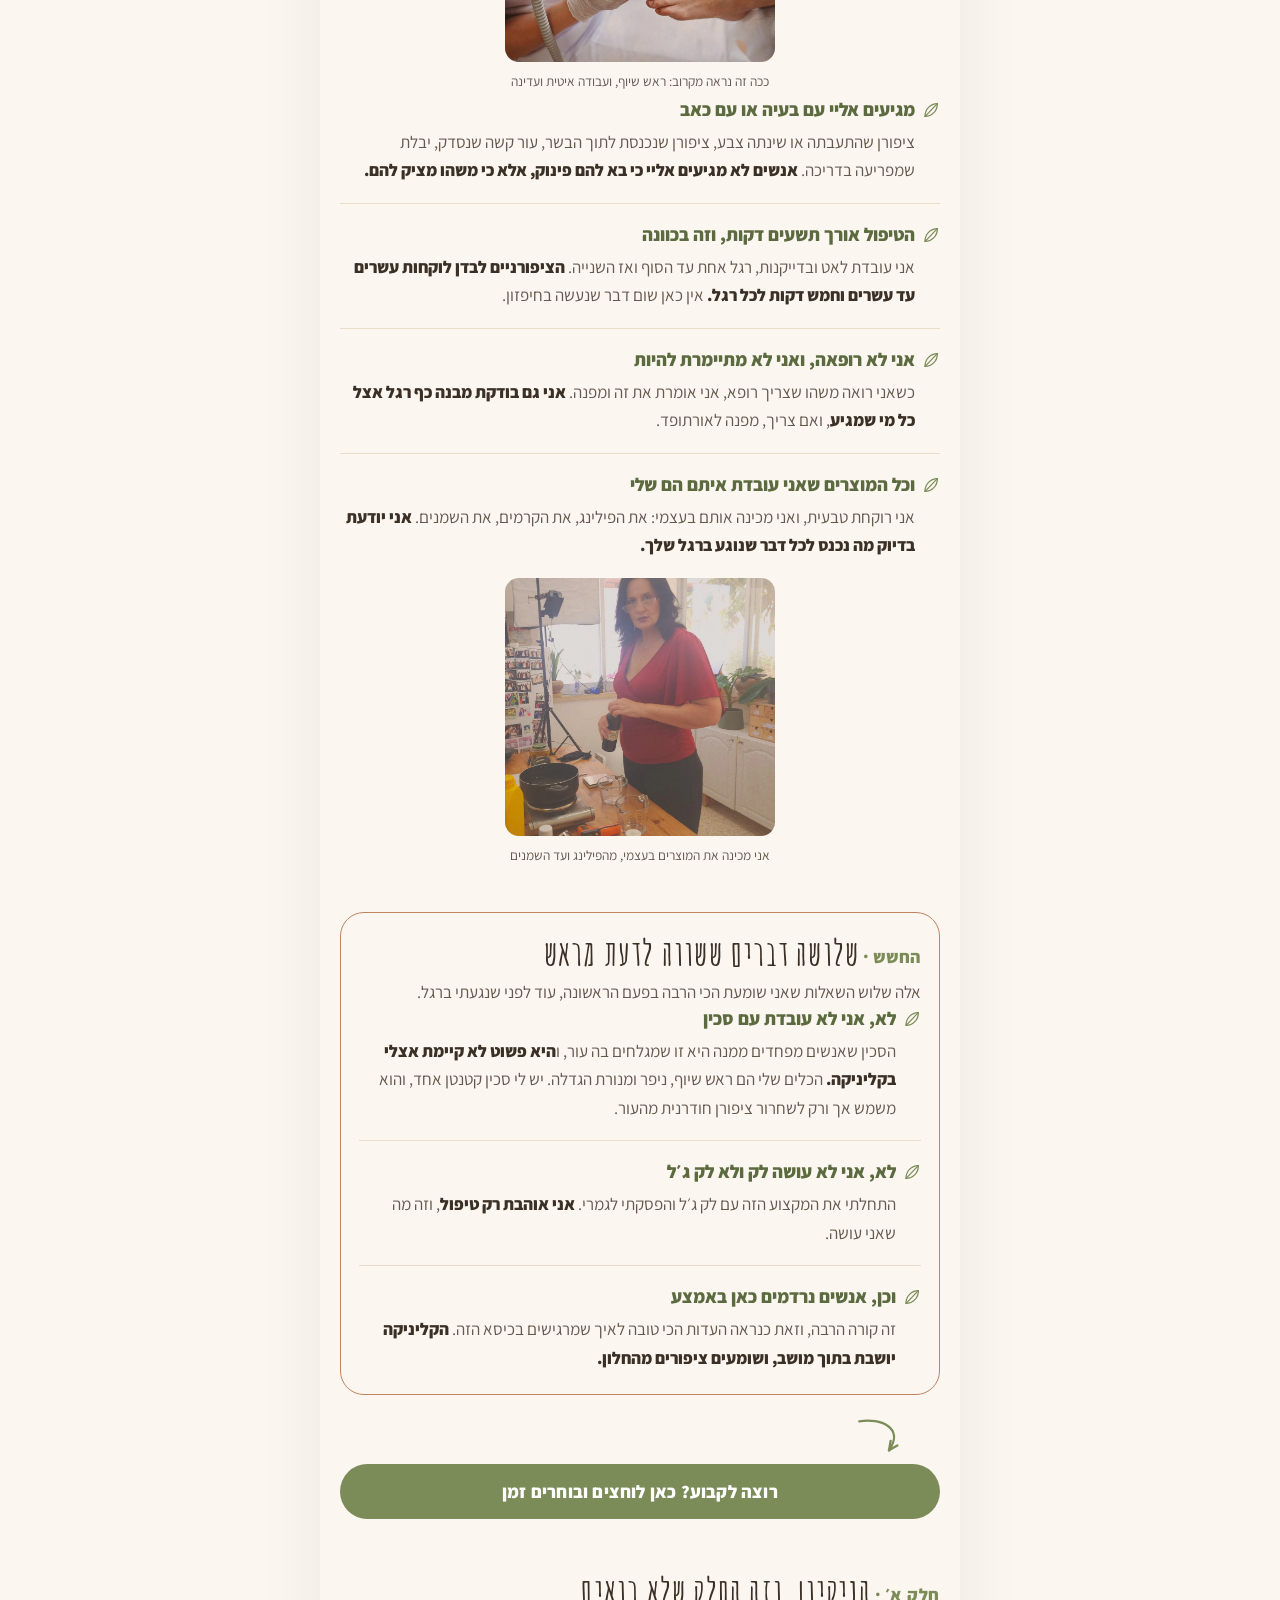
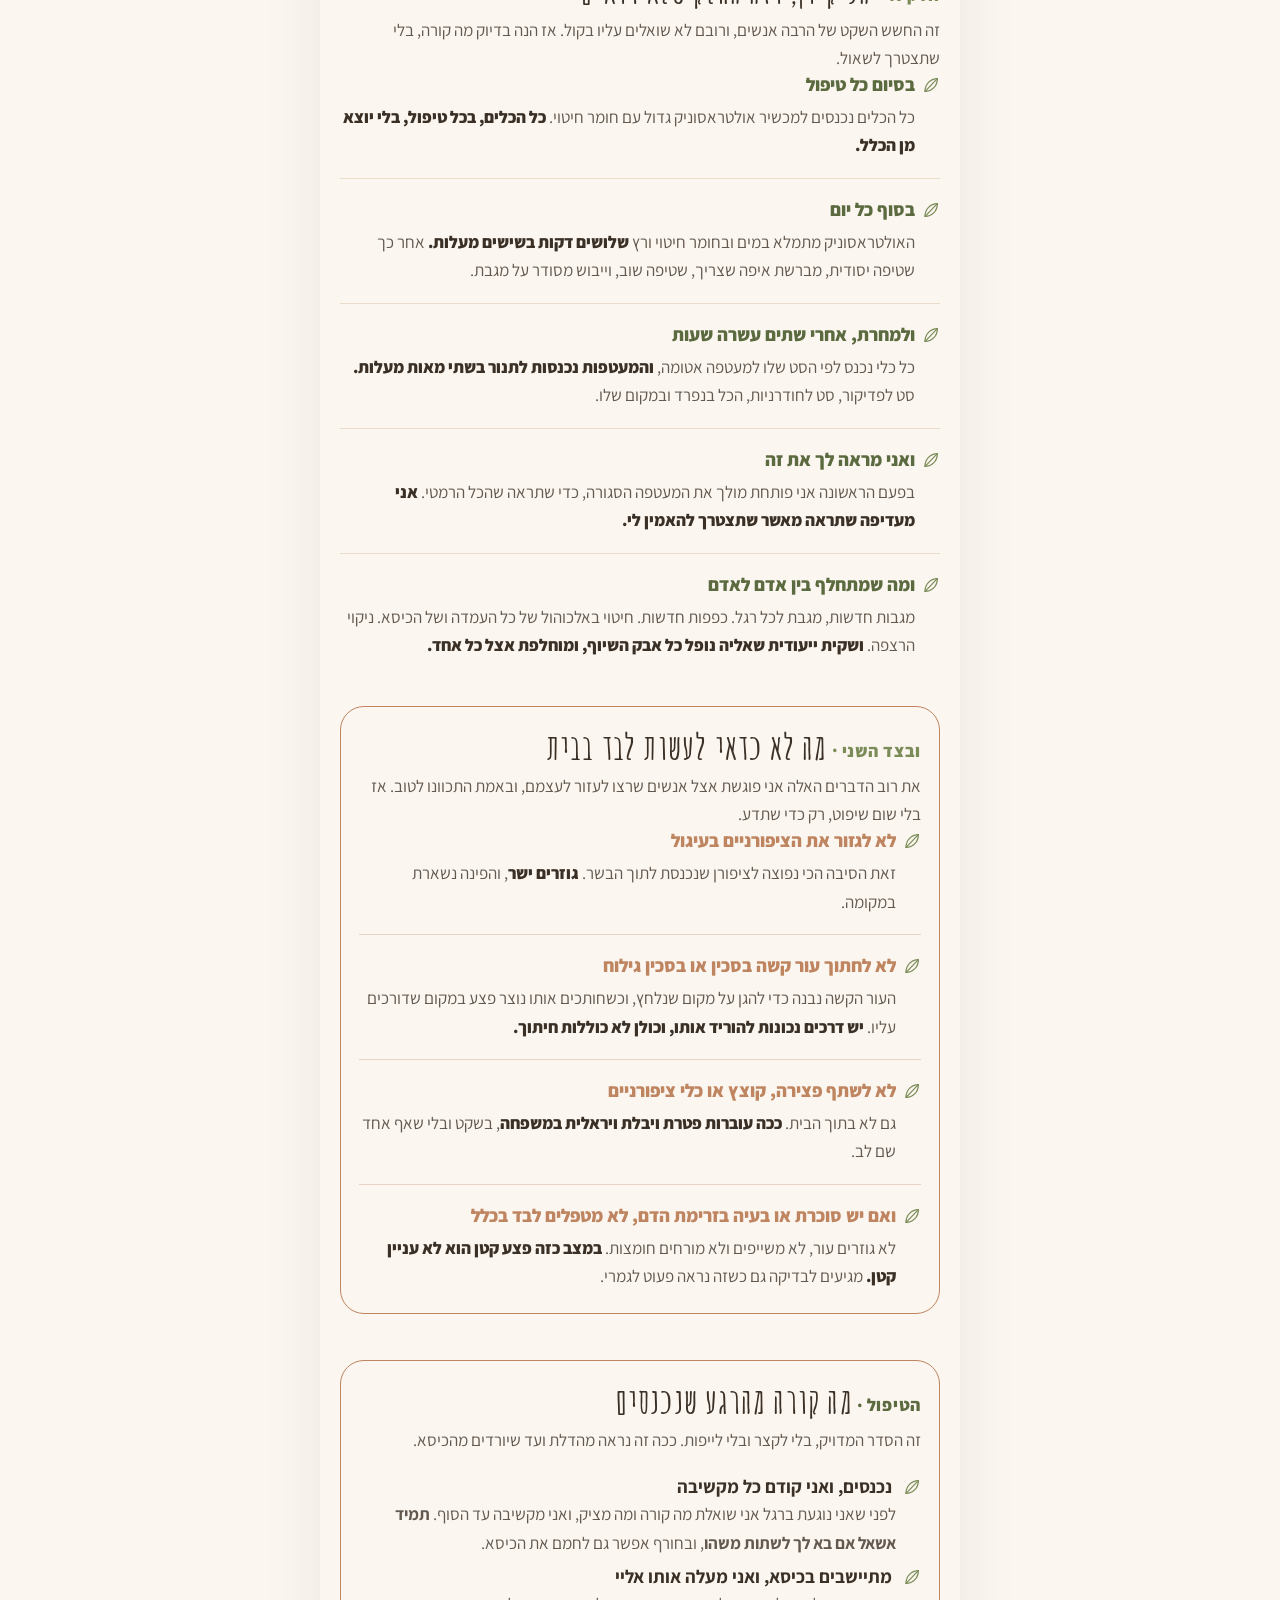
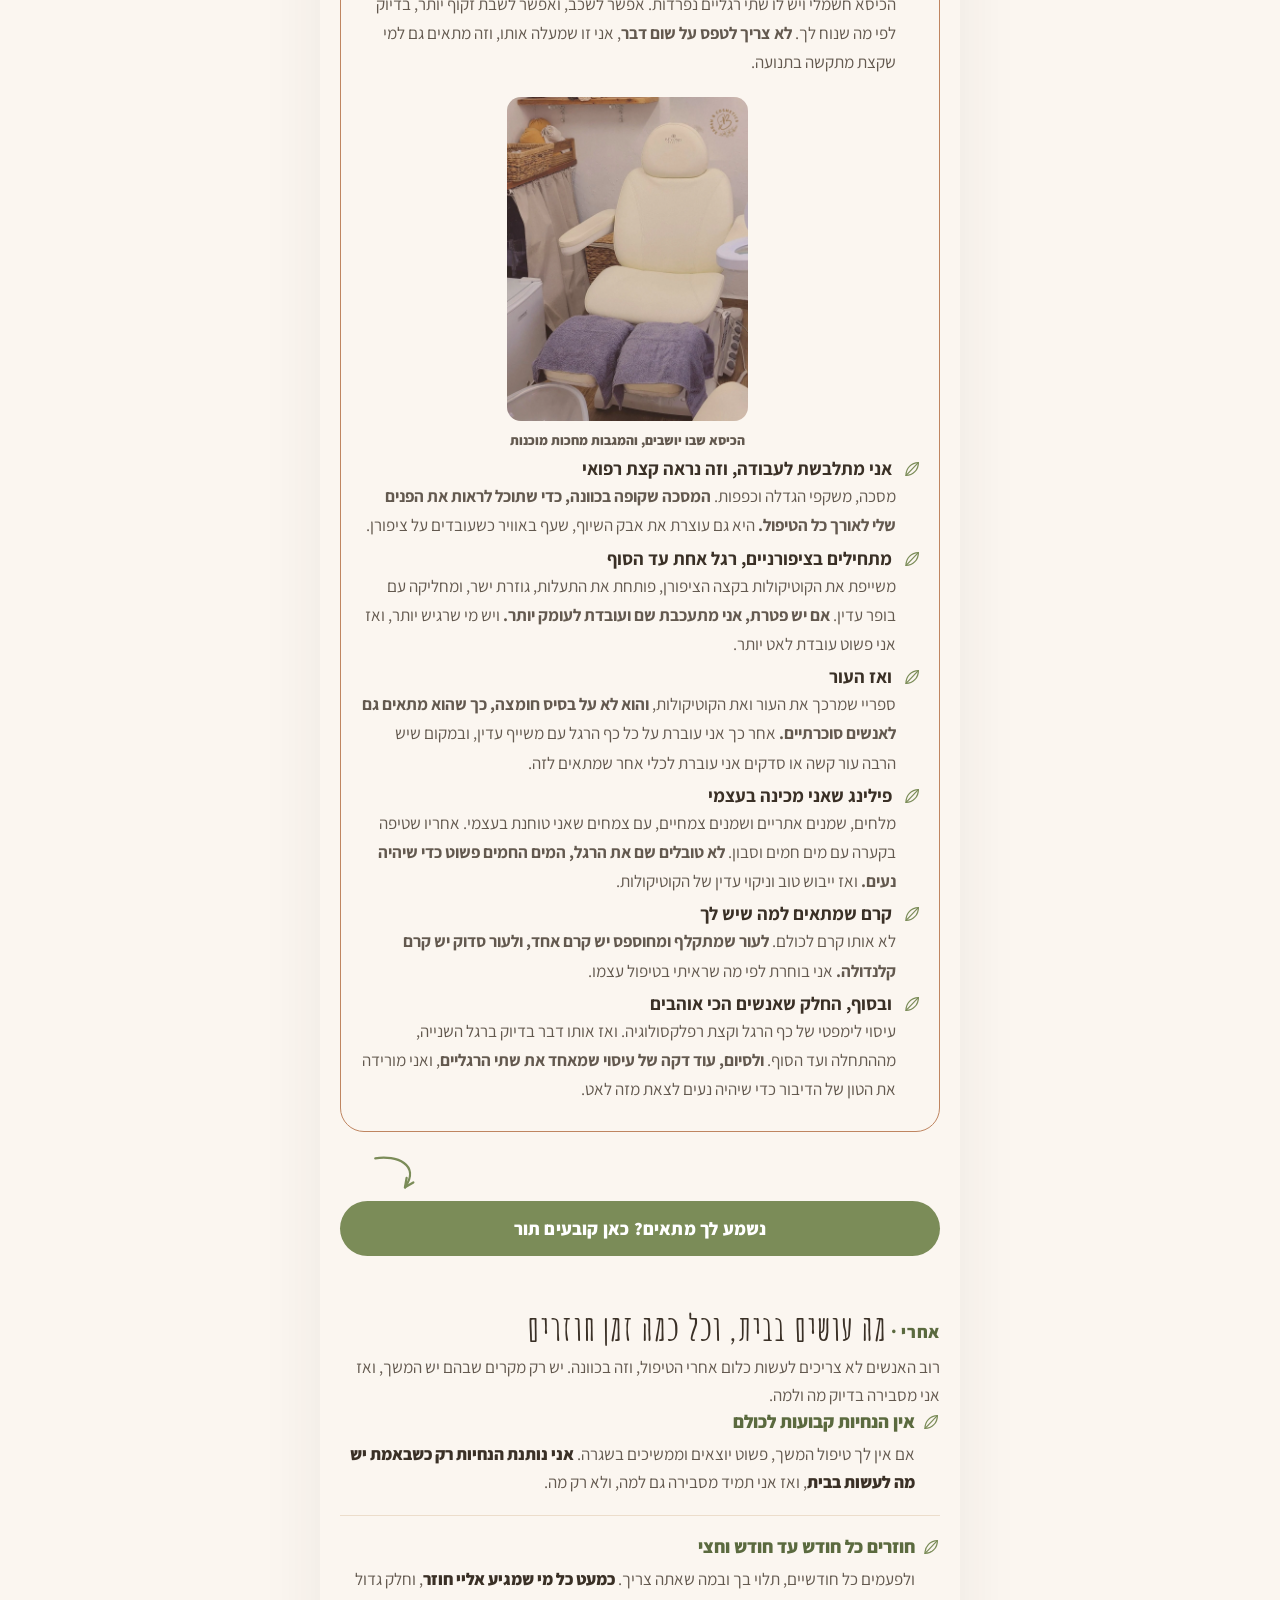
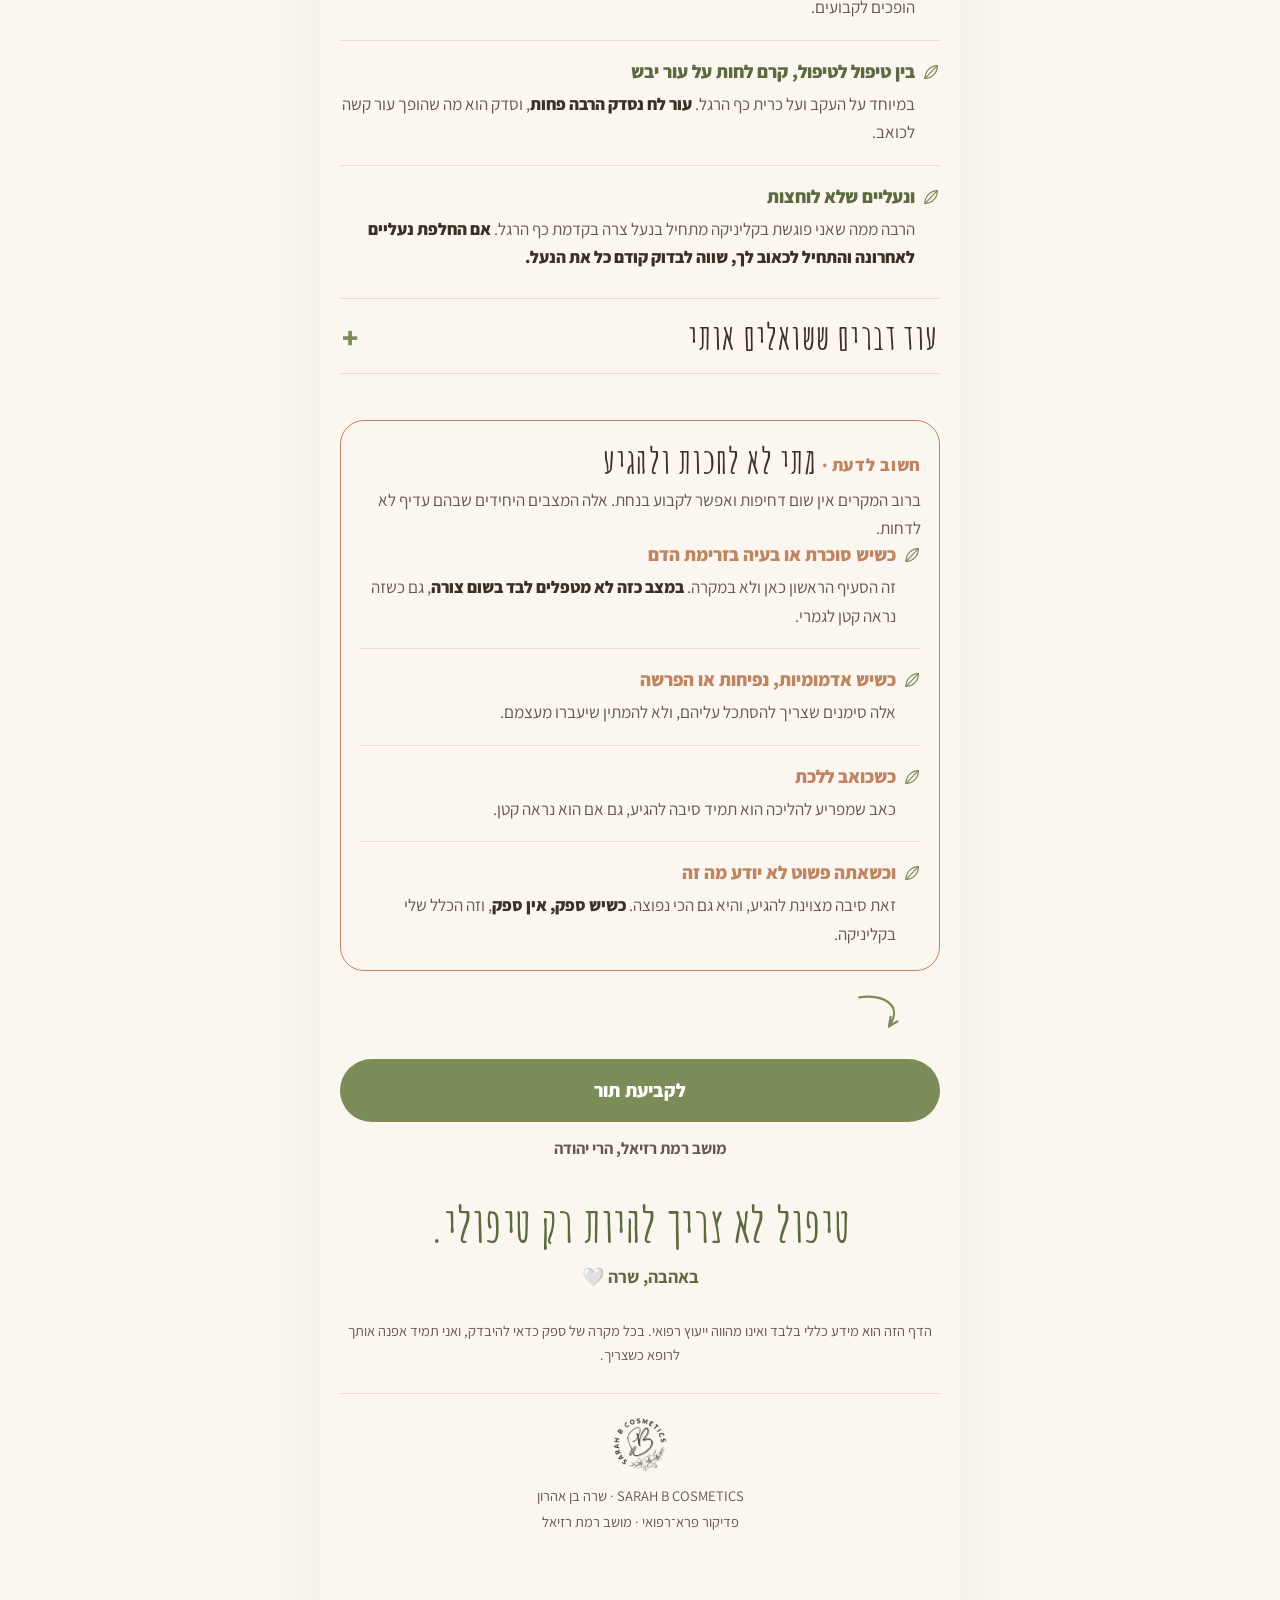
<file: pedicure/index.html>
<!doctype html>
<html lang="he" dir="rtl">
<head>
<meta charset="utf-8">
<meta name="viewport" content="width=device-width, initial-scale=1">
<title>פדיקור פרא־רפואי · שרה בן אהרון</title>
<meta name="description" content="מה באמת קורה בטיפול פדיקור פרא־רפואי, איך נראה החיטוי, כמה זמן זה לוקח, ולמה אנשים נרדמים באמצע. שרה בן אהרון, מושב רמת רזיאל.">
<meta property="og:url" content="https://sarah0503565049-cmd.github.io/tips/pedicure/">
<meta property="og:type" content="article">
<meta property="og:title" content="פדיקור פרא־רפואי, מה באמת קורה שם">
<meta property="og:description" content="בלי סכין, בלי לק, ועם כלים שעברו עיקור מלא. ככה נראה הטיפול מהרגע שנכנסים.">
<meta property="og:image" content="https://sarah0503565049-cmd.github.io/tips/img/logo-og.png">
<meta property="og:locale" content="he_IL">
<link rel="icon" href="../img/logo.webp">
<link rel="stylesheet" href="../style.css">
</head>
<body>
<img class="deco d1" src="../img/branch.svg" alt="" aria-hidden="true">
<img class="deco d2" src="../img/branch.svg" alt="" aria-hidden="true">
<img class="deco d3" src="../img/branch.svg" alt="" aria-hidden="true">
<div class="col small-pics">
<header class="hero">
  <div class="band">
    <h1 style="white-space:normal">פדיקור<br>פרא־רפואי</h1>
    <div class="by">
      <p><b>קליניקה לבעיות כף הרגל</b><span>שרה בן אהרון</span></p>
      <img src="../img/logo.webp" alt="Sarah B Cosmetics">
    </div>
  </div>
  <div class="cover">
    <img src="../img/pd-cover.webp" alt="איור אקוורל של הקליניקה: כיסא הטיפולים, מנורת התליה והמדף עם המוצרים, בגווני קרם וחום">
  </div>
  <p class="say">נעים מאוד, אני שרה בן אהרון, ויש לי קליניקה לבעיות כף הרגל במושב רמת רזיאל.</p>
  <p class="say">רוב מי שמגיע אליי בפעם הראשונה קצת חושש, ובעיקר מדבר אחד: שיכאב. אני מכירה את החשש הזה היטב, והוא לגמרי מובן. לכן הדף הזה פשוט מספר לך מראש מה הולך לקרות שם, שלב אחרי שלב, בלי הפתעות.</p>
  <p class="say">ואם יש משפט אחד שמסכם איך אני עובדת, זה שטיפול לא צריך להיות רק טיפולי, הוא צריך להיות גם חווייתי. אני לא שוכחת לרגע שיש בן אדם מאחורי הרגל שאני מטפלת בה.</p>
</header>

<main class="wrap">

  <!-- ===== רקע ===== -->
  <div class="part">
    <h2 class="num"><span class="n">רקע</span>מה זה בעצם פדיקור פרא־רפואי</h2>
    <p class="note">השם מבלבל הרבה אנשים, ושווה להבהיר אותו לפני הכל. זה לא פינוק, וזה גם לא טיפול רפואי.</p>
    <figure class="solo wide-solo" style="margin:18px 0 6px">
      <img src="../img/pd-work.webp" alt="טיפול פדיקור מקרוב: ידיים בכפפות אוחזות ראש שיוף ועובדות על ציפורן">
      <figcaption>ככה זה נראה מקרוב: ראש שיוף, ועבודה איטית ועדינה</figcaption>
    </figure>
    <ul class="tips leaf">
      <li><b>מגיעים אליי עם בעיה או עם כאב</b>ציפורן שהתעבתה או שינתה צבע, ציפורן שנכנסת לתוך הבשר, עור קשה שנסדק, יבלת שמפריעה בדריכה. <strong>אנשים לא מגיעים אליי כי בא להם פינוק, אלא כי משהו מציק להם.</strong></li>
      <li><b>הטיפול אורך תשעים דקות, וזה בכוונה</b>אני עובדת לאט ובדייקנות, רגל אחת עד הסוף ואז השנייה. <strong>הציפורניים לבדן לוקחות עשרים עד עשרים וחמש דקות לכל רגל.</strong> אין כאן שום דבר שנעשה בחיפזון.</li>
      <li><b>אני לא רופאה, ואני לא מתיימרת להיות</b>כשאני רואה משהו שצריך רופא, אני אומרת את זה ומפנה. <strong>אני גם בודקת מבנה כף רגל אצל כל מי שמגיע</strong>, ואם צריך, מפנה לאורתופד.</li>
      <li><b>וכל המוצרים שאני עובדת איתם הם שלי</b>אני רוקחת טבעית, ואני מכינה אותם בעצמי: את הפילינג, את הקרמים, את השמנים. <strong>אני יודעת בדיוק מה נכנס לכל דבר שנוגע ברגל שלך.</strong></li>
    </ul>
      <figure class="solo wide-solo" style="margin:18px 0 6px">
        <img src="../img/pd-lab.webp" alt="שרה עומדת ליד שולחן העבודה ומכינה מוצרים: סיר על כירה, כוסות מדידה, מדחום ובקבוקי חומרי גלם">
        <figcaption>אני מכינה את המוצרים בעצמי, מהפילינג ועד השמנים</figcaption>
      </figure>
  </div>

  <!-- ===== החשש ===== -->
  <div class="part framed">
    <h2 class="num"><span class="n">החשש</span>שלושה דברים ששווה לדעת מראש</h2>
    <p class="note">אלה שלוש השאלות שאני שומעת הכי הרבה בפעם הראשונה, עוד לפני שנגעתי ברגל.</p>
    <ul class="tips leaf">
      <li><b>לא, אני לא עובדת עם סכין</b>הסכין שאנשים מפחדים ממנה היא זו שמגלחים בה עור, ו<strong>היא פשוט לא קיימת אצלי בקליניקה.</strong> הכלים שלי הם ראש שיוף, ניפר ומנורת הגדלה. יש לי סכין קטנטן אחד, והוא משמש אך ורק לשחרור ציפורן חודרנית מהעור.</li>
      <li><b>לא, אני לא עושה לק ולא לק ג׳ל</b>התחלתי את המקצוע הזה עם לק ג׳ל והפסקתי לגמרי. <strong>אני אוהבת רק טיפול</strong>, וזה מה שאני עושה.</li>
      <li><b>וכן, אנשים נרדמים כאן באמצע</b>זה קורה הרבה, וזאת כנראה העדות הכי טובה לאיך שמרגישים בכיסא הזה. <strong>הקליניקה יושבת בתוך מושב, ושומעים ציפורים מהחלון.</strong></li>
    </ul>
  </div>

  <div class="point" aria-hidden="true">
    <svg viewBox="0 0 64 46">
      <path d="M6 5 C30 1, 58 12, 40 38"></path>
      <path d="M40 38 L41.9 27.2"></path>
      <path d="M40 38 L49.5 32.5"></path>
    </svg>
  </div>
  <a target="_blank" rel="noopener" class="softcta" href="https://booking.tiffulit.co.il/sarah_b_cosmetics">רוצה לקבוע? כאן לוחצים ובוחרים זמן</a>

  <!-- ===== חלק א, החיטוי ===== -->
  <div class="part">
    <h2 class="num"><span class="n">חלק א׳</span>הניקיון, וזה החלק שלא רואים</h2>
    <p class="note">זה החשש השקט של הרבה אנשים, ורובם לא שואלים עליו בקול. אז הנה בדיוק מה קורה, בלי שתצטרך לשאול.</p>
    <ul class="tips leaf">
      <li><b>בסיום כל טיפול</b>כל הכלים נכנסים למכשיר אולטראסוניק גדול עם חומר חיטוי. <strong>כל הכלים, בכל טיפול, בלי יוצא מן הכלל.</strong></li>
      <li><b>בסוף כל יום</b>האולטראסוניק מתמלא במים ובחומר חיטוי ורץ <strong>שלושים דקות בשישים מעלות.</strong> אחר כך שטיפה יסודית, מברשת איפה שצריך, שטיפה שוב, וייבוש מסודר על מגבת.</li>
      <li><b>ולמחרת, אחרי שתים עשרה שעות</b>כל כלי נכנס לפי הסט שלו למעטפה אטומה, <strong>והמעטפות נכנסות לתנור בשתי מאות מעלות.</strong> סט לפדיקור, סט לחודרניות, הכל בנפרד ובמקום שלו.</li>
      <li><b>ואני מראה לך את זה</b>בפעם הראשונה אני פותחת מולך את המעטפה הסגורה, כדי שתראה שהכל הרמטי. <strong>אני מעדיפה שתראה מאשר שתצטרך להאמין לי.</strong></li>
      <li><b>ומה שמתחלף בין אדם לאדם</b>מגבות חדשות, מגבת לכל רגל. כפפות חדשות. חיטוי באלכוהול של כל העמדה ושל הכיסא. ניקוי הרצפה. <strong>ושקית ייעודית שאליה נופל כל אבק השיוף, ומוחלפת אצל כל אחד.</strong></li>
    </ul>
  </div>

  <!-- ===== ובצד השני ===== -->
  <div class="part framed">
    <h2 class="num"><span class="n">ובצד השני</span>מה לא כדאי לעשות לבד בבית</h2>
    <p class="note">את רוב הדברים האלה אני פוגשת אצל אנשים שרצו לעזור לעצמם, ובאמת התכוונו לטוב. אז בלי שום שיפוט, רק כדי שתדע.</p>
    <ul class="tips dont leaf">
      <li><b>לא לגזור את הציפורניים בעיגול</b>זאת הסיבה הכי נפוצה לציפורן שנכנסת לתוך הבשר. <strong>גוזרים ישר</strong>, והפינה נשארת במקומה.</li>
      <li><b>לא לחתוך עור קשה בסכין או בסכין גילוח</b>העור הקשה נבנה כדי להגן על מקום שנלחץ, וכשחותכים אותו נוצר פצע במקום שדורכים עליו. <strong>יש דרכים נכונות להוריד אותו, וכולן לא כוללות חיתוך.</strong></li>
      <li><b>לא לשתף פצירה, קוצץ או כלי ציפורניים</b>גם לא בתוך הבית. <strong>ככה עוברות פטרת ויבלת ויראלית במשפחה</strong>, בשקט ובלי שאף אחד שם לב.</li>
      <li><b>ואם יש סוכרת או בעיה בזרימת הדם, לא מטפלים לבד בכלל</b>לא גוזרים עור, לא משייפים ולא מורחים חומצות. <strong>במצב כזה פצע קטן הוא לא עניין קטן.</strong> מגיעים לבדיקה גם כשזה נראה פעוט לגמרי.</li>
    </ul>
  </div>

  <!-- ===== הפתרון ===== -->
  <div class="part b framed">
    <h2 class="num"><span class="n">הטיפול</span>מה קורה מהרגע שנכנסים</h2>
    <p class="note">זה הסדר המדויק, בלי לקצר ובלי לייפות. ככה זה נראה מהדלת ועד שיורדים מהכיסא.</p>

    <div class="story">
      <div class="step">
        <b>נכנסים, ואני קודם כל מקשיבה</b>
        <p>לפני שאני נוגעת ברגל אני שואלת מה קורה ומה מציק, ואני מקשיבה עד הסוף. <strong>תמיד אשאל אם בא לך לשתות משהו</strong>, ובחורף אפשר גם לחמם את הכיסא.</p>
      </div>

      <div class="step">
        <b>מתיישבים בכיסא, ואני מעלה אותו אליי</b>
        <p>הכיסא חשמלי ויש לו שתי רגליים נפרדות. אפשר לשכב, ואפשר לשבת זקוף יותר, בדיוק לפי מה שנוח לך. <strong>לא צריך לטפס על שום דבר</strong>, אני זו שמעלה אותו, וזה מתאים גם למי שקצת מתקשה בתנועה.</p>
        <figure class="solo wide-solo" style="margin:18px 0 6px">
          <img src="../img/pd-chair.webp" alt="כיסא הטיפולים בקליניקה, עם מגבות על משענות הרגליים וקערת השרייה לידו">
          <figcaption>הכיסא שבו יושבים, והמגבות מחכות מוכנות</figcaption>
        </figure>
      </div>

      <div class="step">
        <b>אני מתלבשת לעבודה, וזה נראה קצת רפואי</b>
        <p>מסכה, משקפי הגדלה וכפפות. <strong>המסכה שקופה בכוונה, כדי שתוכל לראות את הפנים שלי לאורך כל הטיפול.</strong> היא גם עוצרת את אבק השיוף, שעף באוויר כשעובדים על ציפורן.</p>
      </div>

      <div class="step">
        <b>מתחילים בציפורניים, רגל אחת עד הסוף</b>
        <p>משייפת את הקוטיקולות בקצה הציפורן, פותחת את התעלות, גוזרת ישר, ומחליקה עם בופר עדין. <strong>אם יש פטרת, אני מתעכבת שם ועובדת לעומק יותר.</strong> ויש מי שרגיש יותר, ואז אני פשוט עובדת לאט יותר.</p>
      </div>

      <div class="step">
        <b>ואז העור</b>
        <p>ספריי שמרכך את העור ואת הקוטיקולות, <strong>והוא לא על בסיס חומצה, כך שהוא מתאים גם לאנשים סוכרתיים.</strong> אחר כך אני עוברת על כל כף הרגל עם משייף עדין, ובמקום שיש הרבה עור קשה או סדקים אני עוברת לכלי אחר שמתאים לזה.</p>
      </div>

      <div class="step">
        <b>פילינג שאני מכינה בעצמי</b>
        <p>מלחים, שמנים אתריים ושמנים צמחיים, עם צמחים שאני טוחנת בעצמי. אחריו שטיפה בקערה עם מים חמים וסבון. <strong>לא טובלים שם את הרגל, המים החמים פשוט כדי שיהיה נעים.</strong> ואז ייבוש טוב וניקוי עדין של הקוטיקולות.</p>
      </div>

      <div class="step">
        <b>קרם שמתאים למה שיש לך</b>
        <p>לא אותו קרם לכולם. <strong>לעור שמתקלף ומחוספס יש קרם אחד, ולעור סדוק יש קרם קלנדולה.</strong> אני בוחרת לפי מה שראיתי בטיפול עצמו.</p>
      </div>

      <div class="step">
        <b>ובסוף, החלק שאנשים הכי אוהבים</b>
        <p>עיסוי לימפטי של כף הרגל וקצת רפלקסולוגיה. ואז אותו דבר בדיוק ברגל השנייה, מההתחלה ועד הסוף. <strong>ולסיום, עוד דקה של עיסוי שמאחד את שתי הרגליים</strong>, ואני מורידה את הטון של הדיבור כדי שיהיה נעים לצאת מזה לאט.</p>
      </div>
    </div>
  </div>

  <div class="point left" aria-hidden="true">
    <svg viewBox="0 0 64 46">
      <path d="M58 5 C34 1, 6 12, 24 38"></path>
      <path d="M24 38 L22.1 27.2"></path>
      <path d="M24 38 L14.5 32.5"></path>
    </svg>
  </div>
  <a target="_blank" rel="noopener" class="softcta" href="https://booking.tiffulit.co.il/sarah_b_cosmetics">נשמע לך מתאים? כאן קובעים תור</a>

  <!-- ===== חלק ג ===== -->
  <div class="part b">
    <h2 class="num"><span class="n">אחרי</span>מה עושים בבית, וכל כמה זמן חוזרים</h2>
    <p class="note">רוב האנשים לא צריכים לעשות כלום אחרי הטיפול, וזה בכוונה. יש רק מקרים שבהם יש המשך, ואז אני מסבירה בדיוק מה ולמה.</p>
    <ul class="tips leaf">
      <li><b>אין הנחיות קבועות לכולם</b>אם אין לך טיפול המשך, פשוט יוצאים וממשיכים בשגרה. <strong>אני נותנת הנחיות רק כשבאמת יש מה לעשות בבית</strong>, ואז אני תמיד מסבירה גם למה, ולא רק מה.</li>
      <li><b>חוזרים כל חודש עד חודש וחצי</b>ולפעמים כל חודשיים, תלוי בך ובמה שאתה צריך. <strong>כמעט כל מי שמגיע אליי חוזר</strong>, וחלק גדול הופכים לקבועים.</li>
      <li><b>בין טיפול לטיפול, קרם לחות על עור יבש</b>במיוחד על העקב ועל כרית כף הרגל. <strong>עור לח נסדק הרבה פחות</strong>, וסדק הוא מה שהופך עור קשה לכואב.</li>
      <li><b>ונעליים שלא לוחצות</b>הרבה ממה שאני פוגשת בקליניקה מתחיל בנעל צרה בקדמת כף הרגל. <strong>אם החלפת נעליים לאחרונה והתחיל לכאוב לך, שווה לבדוק קודם כל את הנעל.</strong></li>
    </ul>
  </div>

  <details>
    <summary>עוד דברים ששואלים אותי</summary>

    <h3>זה כואב?</h3>
    <p>אני אף פעם לא מבטיחה שלא כואב, כי אני תמיד אומרת את האמת. אצל רוב האנשים הטיפול פשוט נעים, ויש מי שזה אפילו מדגדג אותו. <strong>הרגע שבאמת יכול לכאוב הוא שחרור של ציפורן חודרנית שדבוקה לעור, וזה כאב של כמה שניות שנגמר.</strong> לאורך כל הטיפול אני בודקת איתך שהכל בסדר, ואם אני מרגישה שכואב, אני מיד מורידה הילוך.</p>

    <h3>אני מתבייש להראות את הרגליים שלי</h3>
    <p>אני שומעת את זה הרבה, ובמיוחד בפעם הראשונה. אני רוצה שתדע שראיתי הכל, שאין כאן שום שיפוט, ושזה בדיוק מה שאני עושה כל יום. <strong>מגיעים אליי אנשים שדחו את זה שנים, ואף אחד מהם לא התחרט שהגיע.</strong></p>

    <h3>כמה זמן זה לוקח?</h3>
    <p>תשעים דקות. <strong>לא כי אני בודקת רבע שעה לפני שאני מתחילה, אלא כי אני עובדת לאט ובדייקנות</strong>, ומסתכלת על הכל תוך כדי.</p>

    <h3>אתה עובד עם סכין?</h3>
    <p>לא. הסכין שמגלחים בה עור לא קיימת אצלי בכלל. יש לי סכין קטנטן אחד שמשמש אך ורק לשחרור ציפורן חודרנית מהעור, <strong>ואני פותחת אותו בעדינות כזאת שרוב האנשים בקושי שמים לב שהוא שם.</strong></p>

    <h3>אפשר לעשות גם לק?</h3>
    <p>לא, ואני אומרת את זה מראש כדי שלא תתאכזב. התחלתי את המקצוע עם לק ג׳ל והפסקתי לגמרי. <strong>אני אוהבת רק טיפול</strong>, וזה מה שיש אצלי.</p>

    <h3>אפשר להביא מישהו מבוגר שקשה לו לזוז?</h3>
    <p>בהחלט, וזה חלק גדול ממה שאני עושה. <strong>יושבים על כיסא רגיל ולא צריך לטפס על שום דבר</strong>, ואני זו שמעלה את הכיסא לגובה הנכון.</p>

    <h3>אני סוכרתי, זה בשבילי?</h3>
    <p>כן, ובדיוק בגלל זה. <strong>הספריי שאני עובדת איתו לא על בסיס חומצה והוא מתאים לעור סוכרתי</strong>, והעבודה כולה נעשית בעדינות ועם כלים שעברו עיקור מלא. ואם אני רואה משהו שדורש רופא, אני אומרת את זה מיד.</p>
  </details>

  <!-- ===== חשוב לדעת ===== -->
  <div class="part c framed">
    <h2 class="num"><span class="n">חשוב לדעת</span>מתי לא לחכות ולהגיע</h2>
    <p class="note">ברוב המקרים אין שום דחיפות ואפשר לקבוע בנחת. אלה המצבים היחידים שבהם עדיף לא לדחות.</p>
    <ul class="tips warn leaf">
      <li><b>כשיש סוכרת או בעיה בזרימת הדם</b>זה הסעיף הראשון כאן ולא במקרה. <strong>במצב כזה לא מטפלים לבד בשום צורה</strong>, גם כשזה נראה קטן לגמרי.</li>
      <li><b>כשיש אדמומיות, נפיחות או הפרשה</b>אלה סימנים שצריך להסתכל עליהם, ולא להמתין שיעברו מעצמם.</li>
      <li><b>כשכואב ללכת</b>כאב שמפריע להליכה הוא תמיד סיבה להגיע, גם אם הוא נראה קטן.</li>
      <li><b>וכשאתה פשוט לא יודע מה זה</b>זאת סיבה מצוינת להגיע, והיא גם הכי נפוצה. <strong>כשיש ספק, אין ספק</strong>, וזה הכלל שלי בקליניקה.</li>
    </ul>
  </div>

  <div class="point" aria-hidden="true">
    <svg viewBox="0 0 64 46">
      <path d="M6 5 C30 1, 58 12, 40 38"></path>
      <path d="M40 38 L41.9 27.2"></path>
      <path d="M40 38 L49.5 32.5"></path>
    </svg>
  </div>
  <section class="cta">
    <a target="_blank" rel="noopener" class="btn" href="https://booking.tiffulit.co.il/sarah_b_cosmetics">לקביעת תור</a>
    <p class="where">מושב רמת רזיאל, הרי יהודה</p>
  </section>

  <p class="close">טיפול לא צריך להיות רק טיפולי.</p>
  <p class="sign">באהבה, שרה 🤍</p>

  <p class="fine">הדף הזה הוא מידע כללי בלבד ואינו מהווה ייעוץ רפואי. בכל מקרה של ספק כדאי להיבדק, ואני תמיד אפנה אותך לרופא כשצריך.</p>

  <div class="foot">
    <img src="../img/logo.webp" alt="">
    SARAH B COSMETICS · שרה בן אהרון<br>
    פדיקור פרא־רפואי · מושב רמת רזיאל
  </div>

</main>

<a class="wabubble" href="https://wa.me/972587801908" target="_blank" rel="noopener" aria-label="לכתוב לי בוואטסאפ">
  <svg viewBox="0 0 24 24" fill="#fff" aria-hidden="true"><path d="M17.47 14.38c-.3-.15-1.75-.86-2.02-.96-.27-.1-.47-.15-.67.15-.2.3-.77.96-.94 1.16-.17.2-.35.22-.65.07-.3-.15-1.25-.46-2.38-1.47-.88-.79-1.47-1.76-1.65-2.06-.17-.3-.02-.46.13-.61.14-.13.3-.35.45-.52.15-.17.2-.3.3-.5.1-.2.05-.37-.02-.52-.08-.15-.67-1.6-.92-2.2-.24-.58-.49-.5-.67-.51h-.57c-.2 0-.52.07-.8.37-.27.3-1.04 1.02-1.04 2.48 0 1.46 1.07 2.87 1.22 3.07.15.2 2.1 3.2 5.08 4.49.71.3 1.26.49 1.69.63.71.22 1.36.19 1.87.12.57-.09 1.75-.72 2-1.41.25-.69.25-1.28.17-1.41-.07-.13-.27-.2-.57-.35z"></path><path d="M12.04 2C6.58 2 2.13 6.45 2.13 11.91c0 1.75.46 3.45 1.32 4.95L2 22l5.25-1.38a9.87 9.87 0 0 0 4.79 1.22h.01c5.46 0 9.91-4.45 9.91-9.91 0-2.65-1.03-5.14-2.9-7.01A9.82 9.82 0 0 0 12.04 2zm0 18.15h-.01a8.2 8.2 0 0 1-4.18-1.15l-.3-.18-3.11.82.83-3.04-.2-.31a8.2 8.2 0 0 1-1.26-4.38c0-4.54 3.7-8.23 8.24-8.23a8.18 8.18 0 0 1 5.82 2.42 8.18 8.18 0 0 1 2.41 5.82c0 4.54-3.69 8.23-8.24 8.23z"></path></svg>
  <span class="tip">יש לך שאלה? אפשר לכתוב לי</span>
</a>
</div>
</body>
</html>
</file>
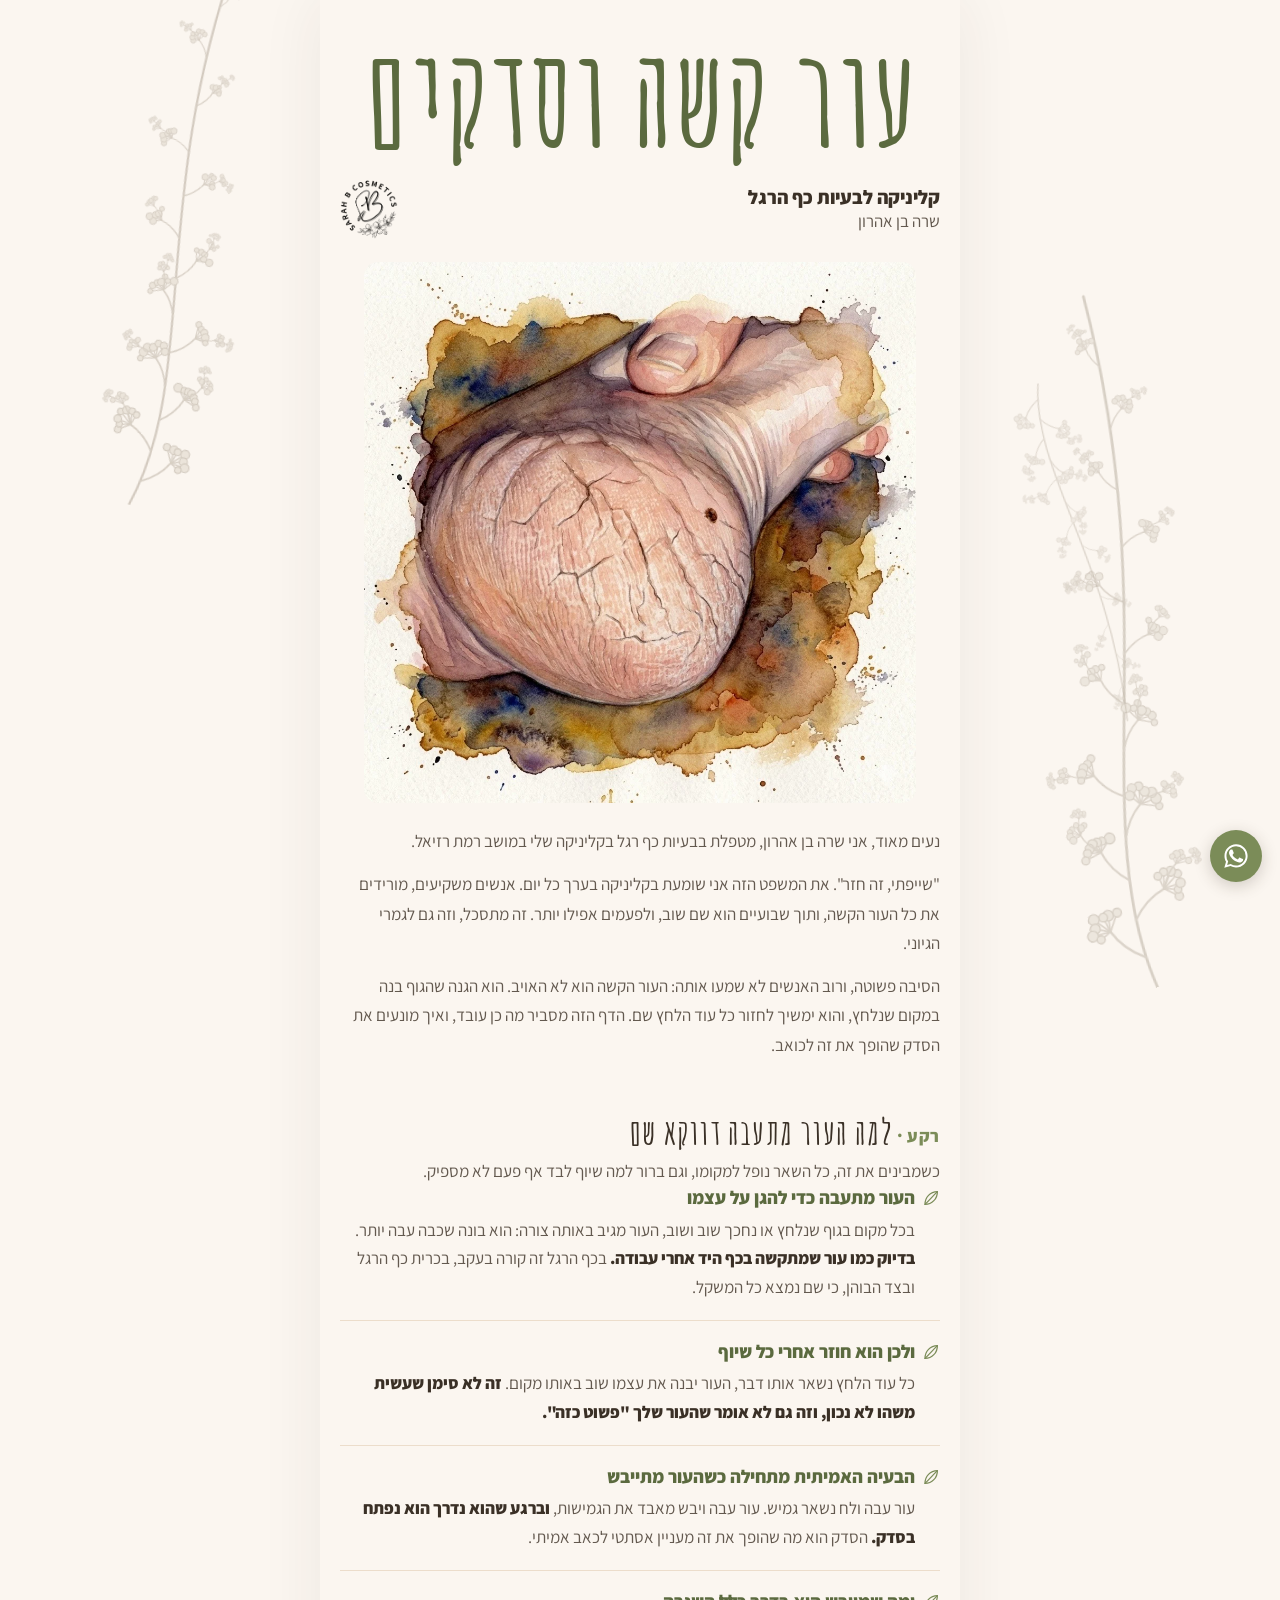
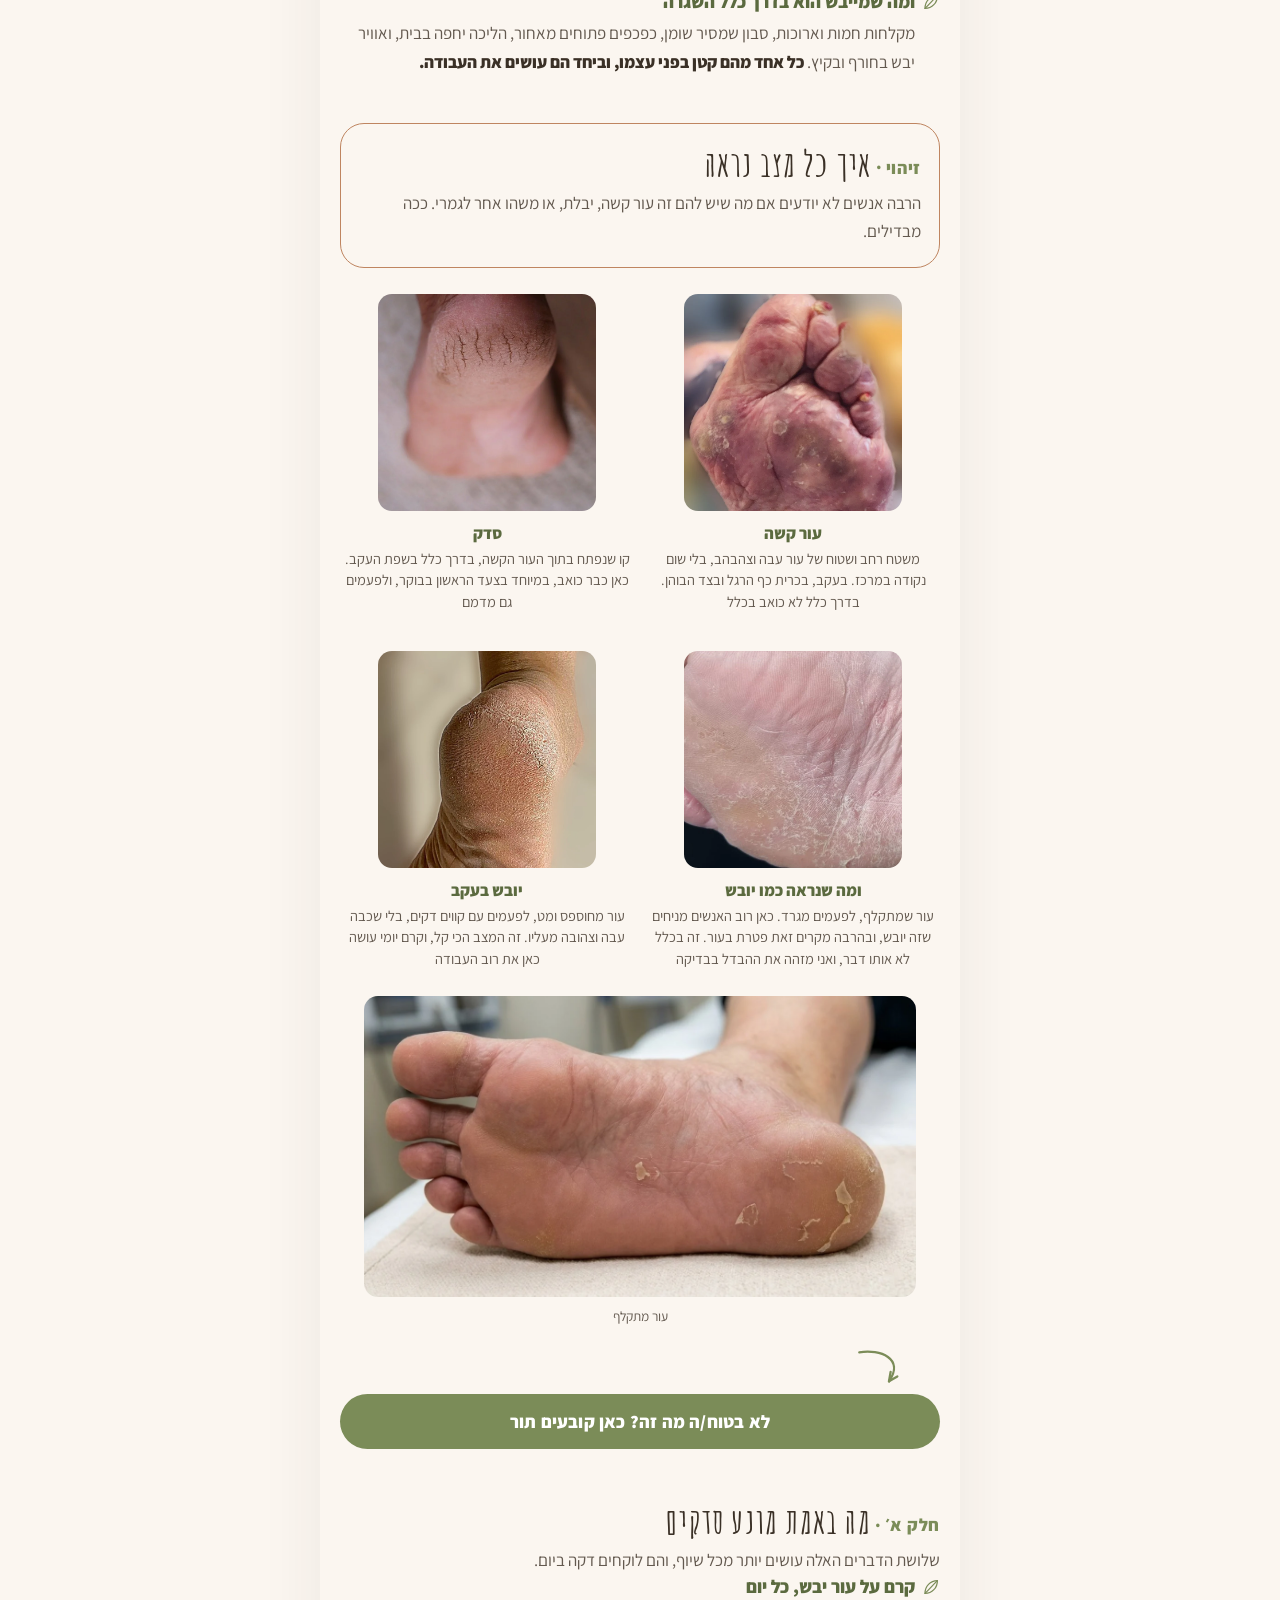
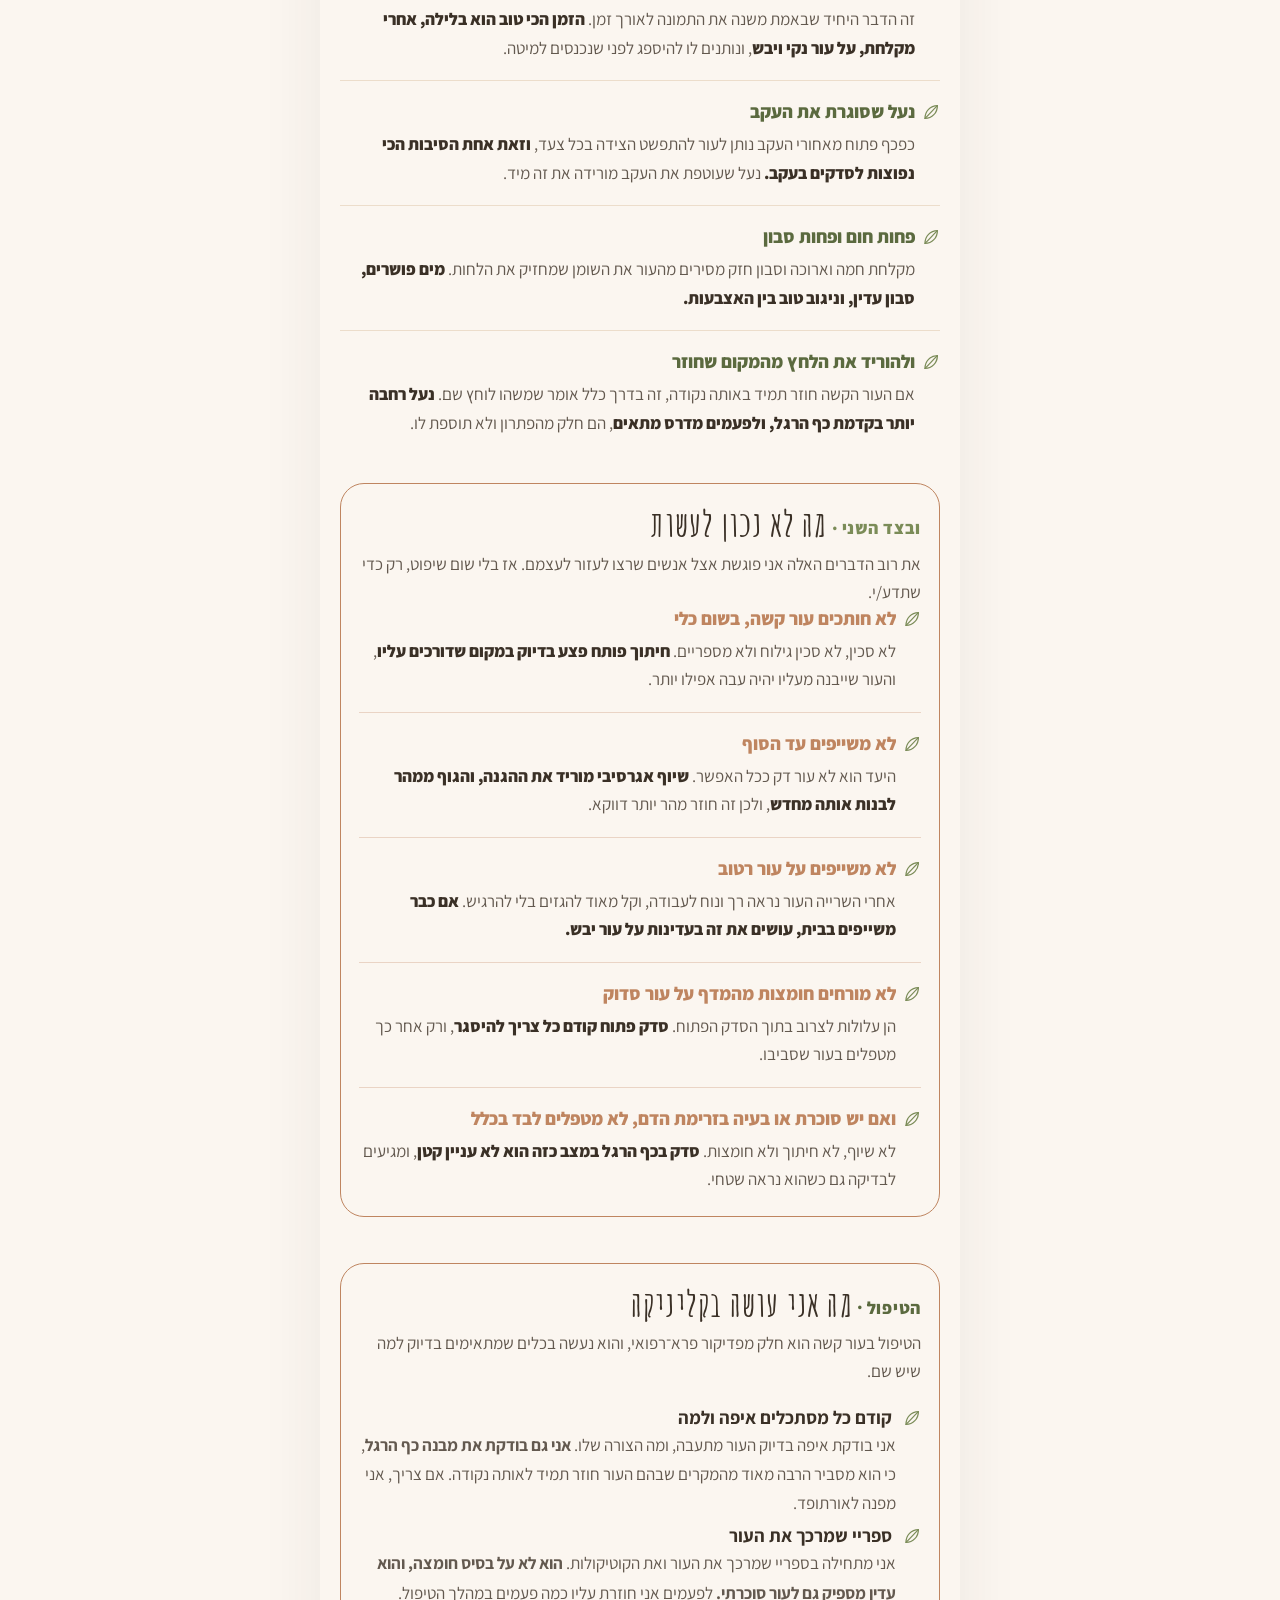
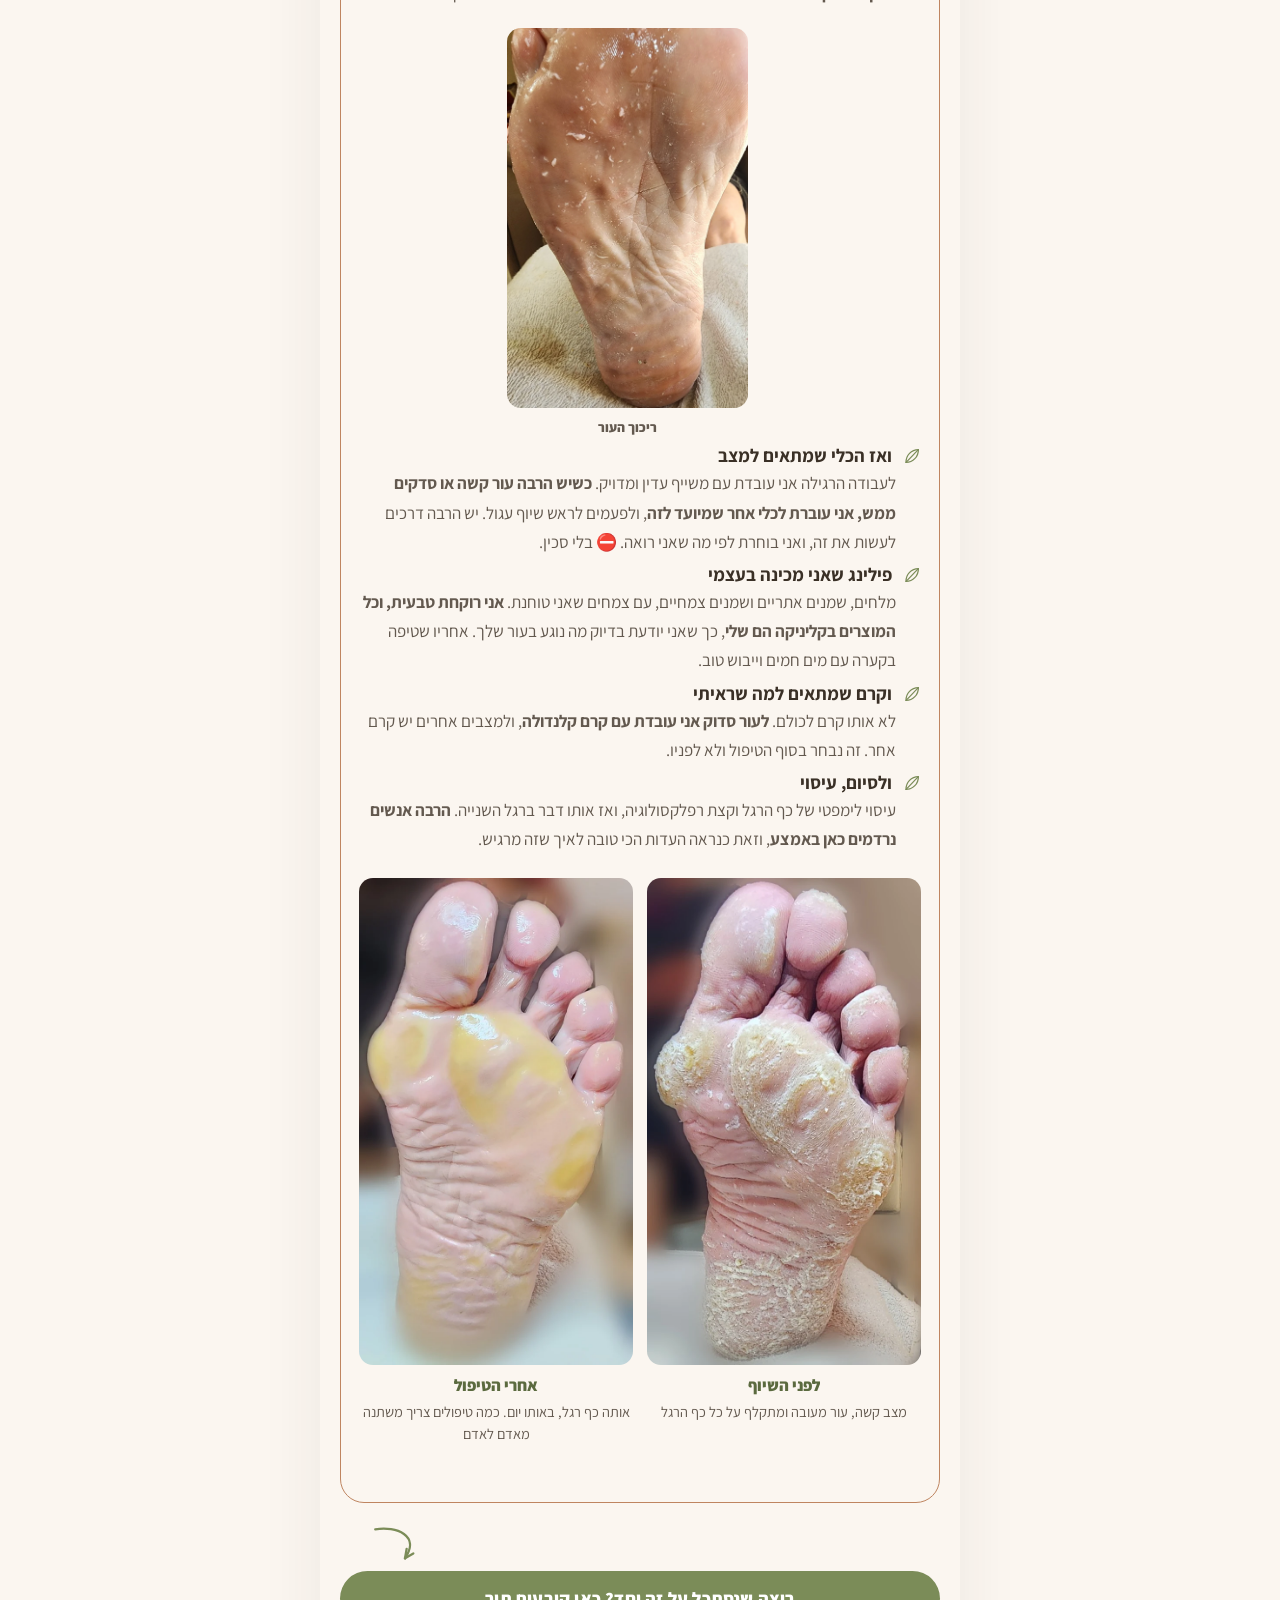
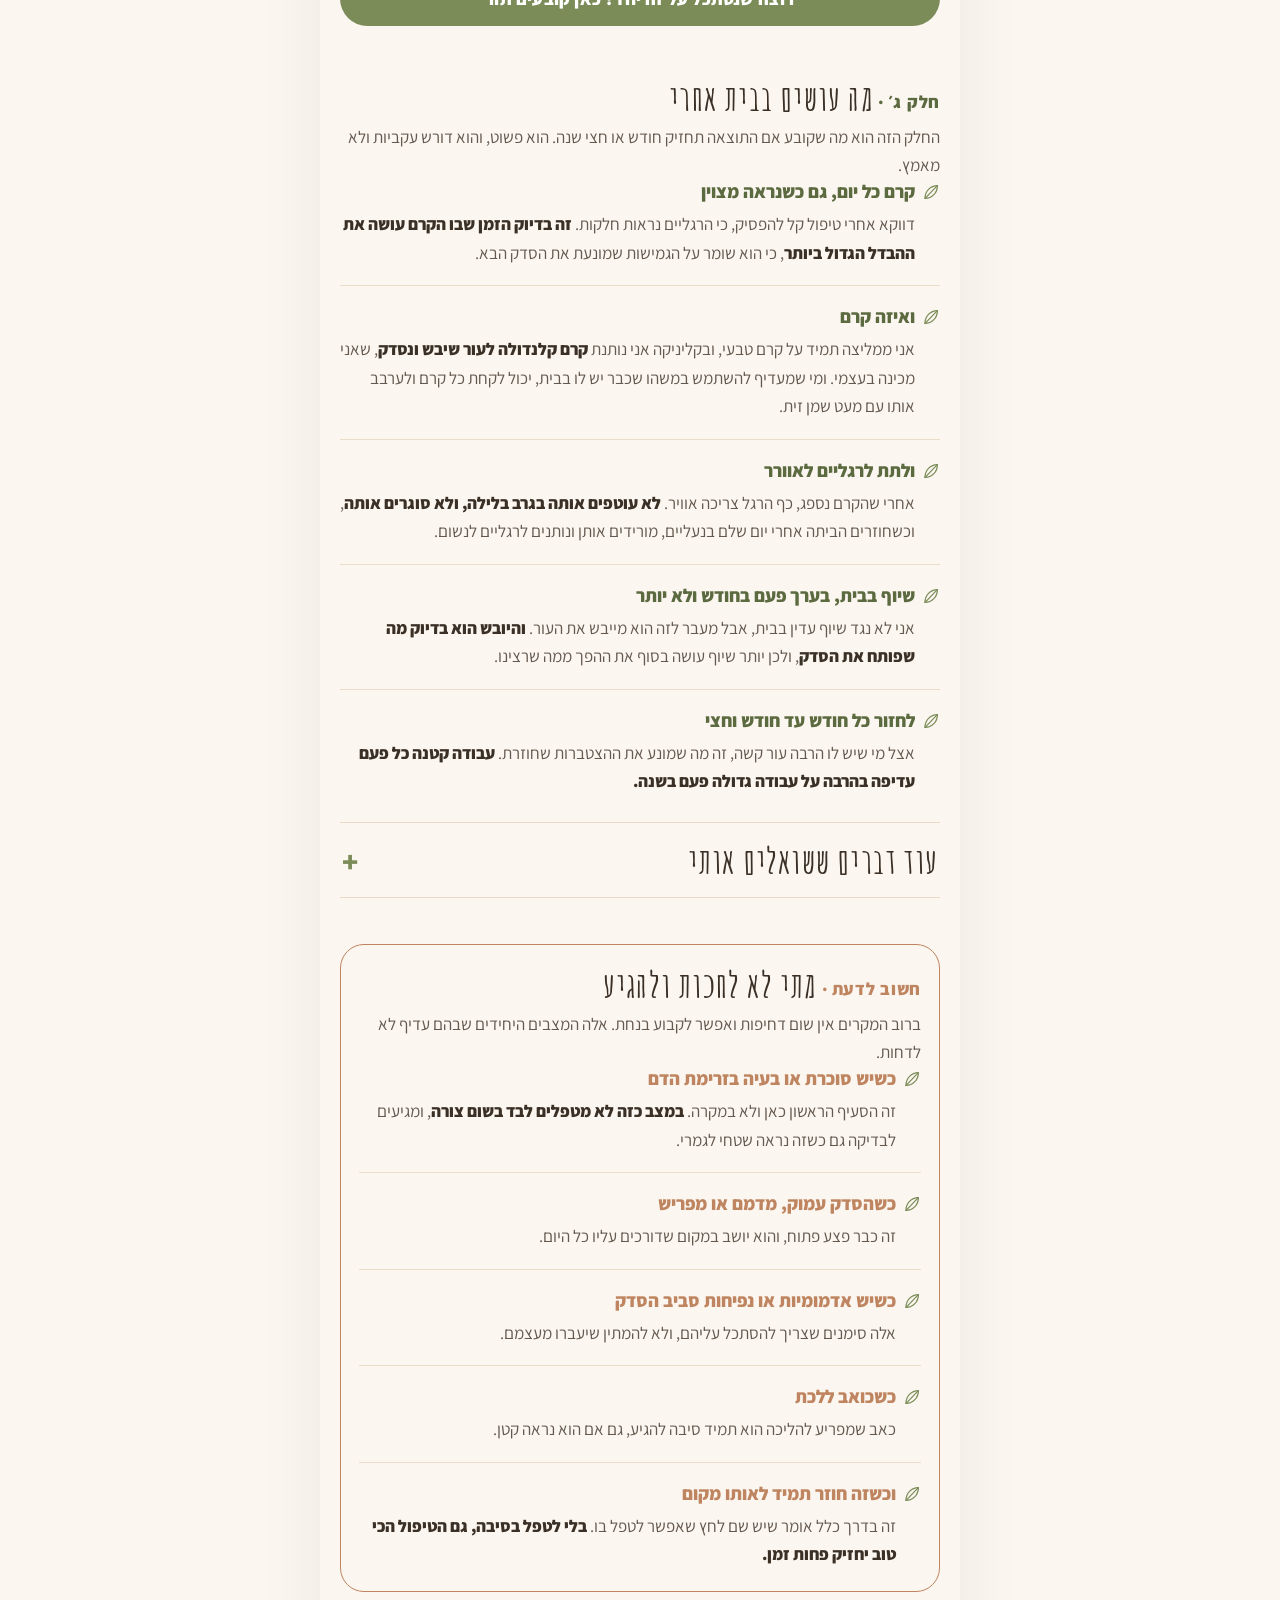
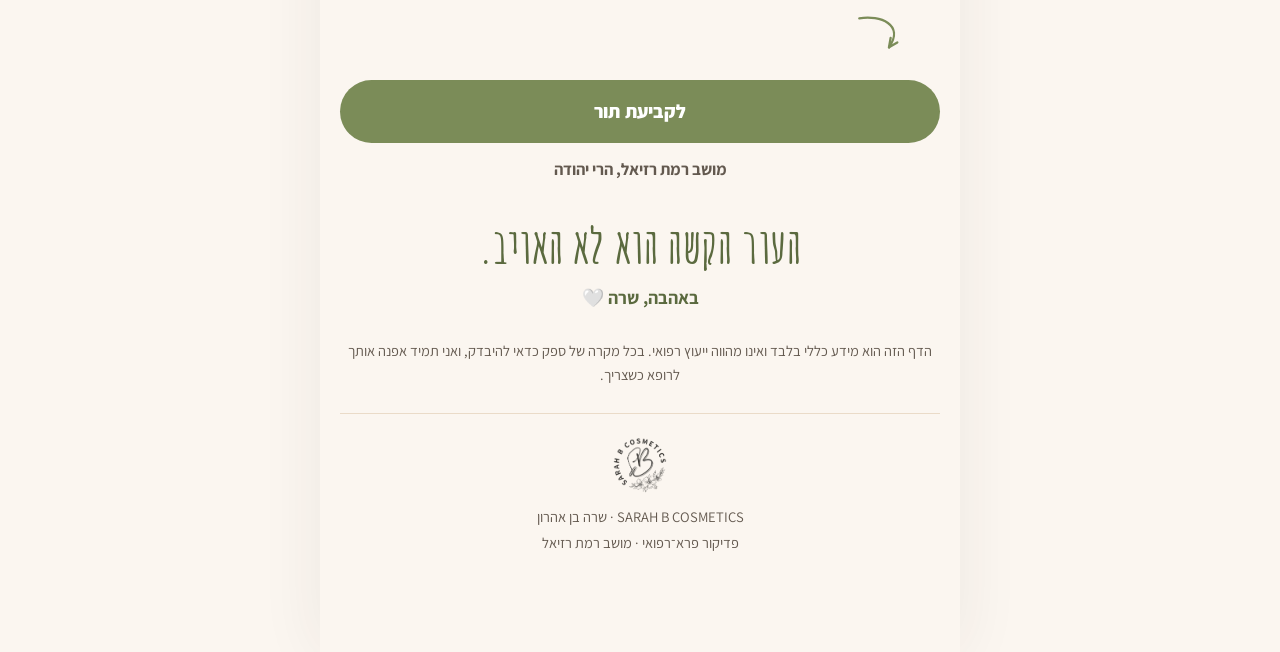
<file: skin/index.html>
<!doctype html>
<html lang="he" dir="rtl">
<head>
<meta charset="utf-8">
<meta name="viewport" content="width=device-width, initial-scale=1">
<title>עור קשה וסדקים · שרה בן אהרון</title>
<meta name="description" content="למה העקב נסדק, למה עור קשה חוזר אחרי ששייפתם אותו, ומה באמת עוזר. שרה בן אהרון, פדיקור פרא־רפואי, מושב רמת רזיאל.">
<meta property="og:url" content="https://sarah0503565049-cmd.github.io/tips/skin/">
<meta property="og:type" content="article">
<meta property="og:title" content="עור קשה וסדקים בכף הרגל">
<meta property="og:description" content="העור הקשה הוא לא האויב. הוא הגנה, והוא חוזר כי הסיבה נשארה.">
<meta property="og:image" content="https://sarah0503565049-cmd.github.io/tips/img/logo-og.png">
<meta property="og:locale" content="he_IL">
<link rel="icon" href="../img/logo.webp">
<link rel="stylesheet" href="../style.css">
</head>
<body>
<img class="deco d1" src="../img/branch.svg" alt="" aria-hidden="true">
<img class="deco d2" src="../img/branch.svg" alt="" aria-hidden="true">
<img class="deco d3" src="../img/branch.svg" alt="" aria-hidden="true">
<div class="col small-pics">
<header class="hero">
  <div class="band">
    <h1>עור קשה וסדקים</h1>
    <div class="by">
      <p><b>קליניקה לבעיות כף הרגל</b><span>שרה בן אהרון</span></p>
      <img src="../img/logo.webp" alt="Sarah B Cosmetics">
    </div>
  </div>
  <div class="cover">
    <img src="../img/sk-cover.webp" alt="איור אקוורל של עקב עם עור יבש וסדוק, בגווני קרם וחום">
  </div>
  <p class="say">נעים מאוד, אני שרה בן אהרון, מטפלת בבעיות כף רגל בקליניקה שלי במושב רמת רזיאל.</p>
  <p class="say">"שייפתי, זה חזר". את המשפט הזה אני שומעת בקליניקה בערך כל יום. אנשים משקיעים, מורידים את כל העור הקשה, ותוך שבועיים הוא שם שוב, ולפעמים אפילו יותר. זה מתסכל, וזה גם לגמרי הגיוני.</p>
  <p class="say">הסיבה פשוטה, ורוב האנשים לא שמעו אותה: העור הקשה הוא לא האויב. הוא הגנה שהגוף בנה במקום שנלחץ, והוא ימשיך לחזור כל עוד הלחץ שם. הדף הזה מסביר מה כן עובד, ואיך מונעים את הסדק שהופך את זה לכואב.</p>
</header>

<main class="wrap">

  <!-- ===== רקע ===== -->
  <div class="part">
    <h2 class="num"><span class="n">רקע</span>למה העור מתעבה דווקא שם</h2>
    <p class="note">כשמבינים את זה, כל השאר נופל למקומו, וגם ברור למה שיוף לבד אף פעם לא מספיק.</p>
    <ul class="tips leaf">
      <li><b>העור מתעבה כדי להגן על עצמו</b>בכל מקום בגוף שנלחץ או נחכך שוב ושוב, העור מגיב באותה צורה: הוא בונה שכבה עבה יותר. <strong>בדיוק כמו עור שמתקשה בכף היד אחרי עבודה.</strong> בכף הרגל זה קורה בעקב, בכרית כף הרגל ובצד הבוהן, כי שם נמצא כל המשקל.</li>
      <li><b>ולכן הוא חוזר אחרי כל שיוף</b>כל עוד הלחץ נשאר אותו דבר, העור יבנה את עצמו שוב באותו מקום. <strong>זה לא סימן שעשית משהו לא נכון, וזה גם לא אומר שהעור שלך "פשוט כזה".</strong></li>
      <li><b>הבעיה האמיתית מתחילה כשהעור מתייבש</b>עור עבה ולח נשאר גמיש. עור עבה ויבש מאבד את הגמישות, <strong>וברגע שהוא נדרך הוא נפתח בסדק.</strong> הסדק הוא מה שהופך את זה מעניין אסתטי לכאב אמיתי.</li>
      <li><b>ומה שמייבש הוא בדרך כלל השגרה</b>מקלחות חמות וארוכות, סבון שמסיר שומן, כפכפים פתוחים מאחור, הליכה יחפה בבית, ואוויר יבש בחורף ובקיץ. <strong>כל אחד מהם קטן בפני עצמו, וביחד הם עושים את העבודה.</strong></li>
    </ul>
  </div>

  <!-- ===== זיהוי ===== -->
  <div class="part framed">
    <h2 class="num"><span class="n">זיהוי</span>איך כל מצב נראה</h2>
    <p class="note">הרבה אנשים לא יודעים אם מה שיש להם זה עור קשה, יבלת, או משהו אחר לגמרי. ככה מבדילים.</p>
  </div>

  <div class="states photo">
    <div class="state">
      <img src="../img/sk-callus.webp" alt="כף רגל עם עור קשה ומעובה בכרית ובצדדים">
      <b>עור קשה</b>
      <span>משטח רחב ושטוח של עור עבה וצהבהב, בלי שום נקודה במרכז. בעקב, בכרית כף הרגל ובצד הבוהן. בדרך כלל לא כואב בכלל</span>
    </div>

    <div class="state">
      <img src="../img/sk-crack.webp" alt="עקב עם סדקים פתוחים בעור היבש">
      <b>סדק</b>
      <span>קו שנפתח בתוך העור הקשה, בדרך כלל בשפת העקב. כאן כבר כואב, במיוחד בצעד הראשון בבוקר, ולפעמים גם מדמם</span>
    </div>

    <div class="state">
      <img src="../img/sk-fungus.webp" alt="כף רגל עם עור שמתקלף, המראה של פטרת בעור">
      <b>ומה שנראה כמו יובש</b>
      <span>עור שמתקלף, לפעמים מגרד. כאן רוב האנשים מניחים שזה יובש, ובהרבה מקרים זאת פטרת בעור. זה בכלל לא אותו דבר, ואני מזהה את ההבדל בבדיקה</span>
    </div>

    <div class="state">
      <img src="../img/sk-dry.webp" alt="עקב עם עור יבש ומחוספס, מצב קל">
      <b>יובש בעקב</b>
      <span>עור מחוספס ומט, לפעמים עם קווים דקים, בלי שכבה עבה וצהובה מעליו. זה המצב הכי קל, וקרם יומי עושה כאן את רוב העבודה</span>
    </div>

  </div>

  <figure class="solo wide-solo" style="margin:16px 0 6px">
    <img src="../img/sk-peel.webp" style="width:92%;aspect-ratio:auto;object-fit:contain" alt="כף רגל עם עור שמתקלף בעקב ובמרכז כף הרגל">
    <figcaption class="mid" style="max-width:92%">עור מתקלף</figcaption>
  </figure>

  <div class="point" aria-hidden="true">
    <svg viewBox="0 0 64 46">
      <path d="M6 5 C30 1, 58 12, 40 38"></path>
      <path d="M40 38 L41.9 27.2"></path>
      <path d="M40 38 L49.5 32.5"></path>
    </svg>
  </div>
  <a target="_blank" rel="noopener" class="softcta" href="https://booking.tiffulit.co.il/sarah_b_cosmetics">לא בטוח/ה מה זה? כאן קובעים תור</a>

  <!-- ===== חלק א ===== -->
  <div class="part">
    <h2 class="num"><span class="n">חלק א׳</span>מה באמת מונע סדקים</h2>
    <p class="note">שלושת הדברים האלה עושים יותר מכל שיוף, והם לוקחים דקה ביום.</p>
    <ul class="tips leaf">
      <li><b>קרם על עור יבש, כל יום</b>זה הדבר היחיד שבאמת משנה את התמונה לאורך זמן. <strong>הזמן הכי טוב הוא בלילה, אחרי מקלחת, על עור נקי ויבש</strong>, ונותנים לו להיספג לפני שנכנסים למיטה.</li>
      <li><b>נעל שסוגרת את העקב</b>כפכף פתוח מאחורי העקב נותן לעור להתפשט הצידה בכל צעד, <strong>וזאת אחת הסיבות הכי נפוצות לסדקים בעקב.</strong> נעל שעוטפת את העקב מורידה את זה מיד.</li>
      <li><b>פחות חום ופחות סבון</b>מקלחת חמה וארוכה וסבון חזק מסירים מהעור את השומן שמחזיק את הלחות. <strong>מים פושרים, סבון עדין, וניגוב טוב בין האצבעות.</strong></li>
      <li><b>ולהוריד את הלחץ מהמקום שחוזר</b>אם העור הקשה חוזר תמיד באותה נקודה, זה בדרך כלל אומר שמשהו לוחץ שם. <strong>נעל רחבה יותר בקדמת כף הרגל, ולפעמים מדרס מתאים</strong>, הם חלק מהפתרון ולא תוספת לו.</li>
    </ul>
  </div>

  <!-- ===== ובצד השני ===== -->
  <div class="part framed">
    <h2 class="num"><span class="n">ובצד השני</span>מה לא נכון לעשות</h2>
    <p class="note">את רוב הדברים האלה אני פוגשת אצל אנשים שרצו לעזור לעצמם. אז בלי שום שיפוט, רק כדי שתדע/י.</p>
    <ul class="tips dont leaf">
      <li><b>לא חותכים עור קשה, בשום כלי</b>לא סכין, לא סכין גילוח ולא מספריים. <strong>חיתוך פותח פצע בדיוק במקום שדורכים עליו</strong>, והעור שייבנה מעליו יהיה עבה אפילו יותר.</li>
      <li><b>לא משייפים עד הסוף</b>היעד הוא לא עור דק ככל האפשר. <strong>שיוף אגרסיבי מוריד את ההגנה, והגוף ממהר לבנות אותה מחדש</strong>, ולכן זה חוזר מהר יותר דווקא.</li>
      <li><b>לא משייפים על עור רטוב</b>אחרי השרייה העור נראה רך ונוח לעבודה, וקל מאוד להגזים בלי להרגיש. <strong>אם כבר משייפים בבית, עושים את זה בעדינות על עור יבש.</strong></li>
      <li><b>לא מורחים חומצות מהמדף על עור סדוק</b>הן עלולות לצרוב בתוך הסדק הפתוח. <strong>סדק פתוח קודם כל צריך להיסגר</strong>, ורק אחר כך מטפלים בעור שסביבו.</li>
      <li><b>ואם יש סוכרת או בעיה בזרימת הדם, לא מטפלים לבד בכלל</b>לא שיוף, לא חיתוך ולא חומצות. <strong>סדק בכף הרגל במצב כזה הוא לא עניין קטן</strong>, ומגיעים לבדיקה גם כשהוא נראה שטחי.</li>
    </ul>
  </div>

  <!-- ===== הפתרון ===== -->
  <div class="part b framed">
    <h2 class="num"><span class="n">הטיפול</span>מה אני עושה בקליניקה</h2>
    <p class="note">הטיפול בעור קשה הוא חלק מפדיקור פרא־רפואי, והוא נעשה בכלים שמתאימים בדיוק למה שיש שם.</p>

    <div class="story">
      <div class="step">
        <b>קודם כל מסתכלים איפה ולמה</b>
        <p>אני בודקת איפה בדיוק העור מתעבה, ומה הצורה שלו. <strong>אני גם בודקת את מבנה כף הרגל</strong>, כי הוא מסביר הרבה מאוד מהמקרים שבהם העור חוזר תמיד לאותה נקודה. אם צריך, אני מפנה לאורתופד.</p>
      </div>

      <div class="step">
        <b>ספריי שמרכך את העור</b>
        <p>אני מתחילה בספריי שמרכך את העור ואת הקוטיקולות. <strong>הוא לא על בסיס חומצה, והוא עדין מספיק גם לעור סוכרתי.</strong> לפעמים אני חוזרת עליו כמה פעמים במהלך הטיפול.</p>
        <figure class="solo wide-solo" style="margin:18px 0 6px">
          <img src="../img/sk-soften.webp" alt="כף רגל אחרי הספריי, העור הקשה מתרכך ומתחיל להתקלף">
          <figcaption class="mid">ריכוך העור</figcaption>
        </figure>
      </div>

      <div class="step">
        <b>ואז הכלי שמתאים למצב</b>
        <p>לעבודה הרגילה אני עובדת עם משייף עדין ומדויק. <strong>כשיש הרבה עור קשה או סדקים ממש, אני עוברת לכלי אחר שמיועד לזה</strong>, ולפעמים לראש שיוף עגול. יש הרבה דרכים לעשות את זה, ואני בוחרת לפי מה שאני רואה. ⛔ בלי סכין.</p>
      </div>

      <div class="step">
        <b>פילינג שאני מכינה בעצמי</b>
        <p>מלחים, שמנים אתריים ושמנים צמחיים, עם צמחים שאני טוחנת. <strong>אני רוקחת טבעית, וכל המוצרים בקליניקה הם שלי</strong>, כך שאני יודעת בדיוק מה נוגע בעור שלך. אחריו שטיפה בקערה עם מים חמים וייבוש טוב.</p>
      </div>

      <div class="step">
        <b>וקרם שמתאים למה שראיתי</b>
        <p>לא אותו קרם לכולם. <strong>לעור סדוק אני עובדת עם קרם קלנדולה</strong>, ולמצבים אחרים יש קרם אחר. זה נבחר בסוף הטיפול ולא לפניו.</p>
      </div>

      <div class="step">
        <b>ולסיום, עיסוי</b>
        <p>עיסוי לימפטי של כף הרגל וקצת רפלקסולוגיה, ואז אותו דבר ברגל השנייה. <strong>הרבה אנשים נרדמים כאן באמצע</strong>, וזאת כנראה העדות הכי טובה לאיך שזה מרגיש.</p>
      </div>
    </div>

    <div class="pair">
      <div class="one">
        <img src="../img/sk-ba-before.webp" style="aspect-ratio:9/16" alt="כף רגל עם עור מעובה ומתקלף בכל השטח, לפני הטיפול">
        <b>לפני השיוף</b><span>מצב קשה, עור מעובה ומתקלף על כל כף הרגל</span>
      </div>
      <div class="one">
        <img src="../img/sk-ba-after.webp" style="aspect-ratio:9/16" alt="אותה כף רגל אחרי הטיפול, העור חלק ואחיד">
        <b>אחרי הטיפול</b><span>אותה כף רגל, באותו יום. כמה טיפולים צריך משתנה מאדם לאדם</span>
      </div>
    </div>
  </div>

  <div class="point left" aria-hidden="true">
    <svg viewBox="0 0 64 46">
      <path d="M58 5 C34 1, 6 12, 24 38"></path>
      <path d="M24 38 L22.1 27.2"></path>
      <path d="M24 38 L14.5 32.5"></path>
    </svg>
  </div>
  <a target="_blank" rel="noopener" class="softcta" href="https://booking.tiffulit.co.il/sarah_b_cosmetics">רוצה שנסתכל על זה יחד? כאן קובעים תור</a>

  <!-- ===== חלק ג ===== -->
  <div class="part b">
    <h2 class="num"><span class="n">חלק ג׳</span>מה עושים בבית אחרי</h2>
    <p class="note">החלק הזה הוא מה שקובע אם התוצאה תחזיק חודש או חצי שנה. הוא פשוט, והוא דורש עקביות ולא מאמץ.</p>
    <ul class="tips leaf">
      <li><b>קרם כל יום, גם כשנראה מצוין</b>דווקא אחרי טיפול קל להפסיק, כי הרגליים נראות חלקות. <strong>זה בדיוק הזמן שבו הקרם עושה את ההבדל הגדול ביותר</strong>, כי הוא שומר על הגמישות שמונעת את הסדק הבא.</li>
      <li><b>ואיזה קרם</b>אני ממליצה תמיד על קרם טבעי, ובקליניקה אני נותנת <strong>קרם קלנדולה לעור שיבש ונסדק</strong>, שאני מכינה בעצמי. ומי שמעדיף להשתמש במשהו שכבר יש לו בבית, יכול לקחת כל קרם ולערבב אותו עם מעט שמן זית.</li>
      <li><b>ולתת לרגליים לאוורר</b>אחרי שהקרם נספג, כף הרגל צריכה אוויר. <strong>לא עוטפים אותה בגרב בלילה, ולא סוגרים אותה</strong>, וכשחוזרים הביתה אחרי יום שלם בנעליים, מורידים אותן ונותנים לרגליים לנשום.</li>
      <li><b>שיוף בבית, בערך פעם בחודש ולא יותר</b>אני לא נגד שיוף עדין בבית, אבל מעבר לזה הוא מייבש את העור. <strong>והיובש הוא בדיוק מה שפותח את הסדק</strong>, ולכן יותר שיוף עושה בסוף את ההפך ממה שרצינו.</li>
      <li><b>לחזור כל חודש עד חודש וחצי</b>אצל מי שיש לו הרבה עור קשה, זה מה שמונע את ההצטברות שחוזרת. <strong>עבודה קטנה כל פעם עדיפה בהרבה על עבודה גדולה פעם בשנה.</strong></li>
    </ul>
  </div>

  <details>
    <summary>עוד דברים ששואלים אותי</summary>

    <h3>אפשר פשוט להוריד את כל העור הקשה פעם אחת ולגמור עם זה?</h3>
    <p>לא, ואני מעדיפה להגיד את זה מראש. העור הקשה הוא תגובה של הגוף ללחץ, <strong>וכל עוד הלחץ שם, הוא ייבנה שוב.</strong> מה שכן אפשר זה להוריד אותו בבטחה, לטפל בסיבה, ולשמור על לחות כדי שהוא לא ייסדק.</p>

    <h3>הסדק שלי מדמם, זה מסוכן?</h3>
    <p>סדק שמדמם הוא פצע פתוח, ולכן כן כדאי להגיע ולא לחכות. <strong>ואם יש סוכרת או בעיה בזרימת הדם, מגיעים גם לסדק שלא מדמם.</strong></p>

    <h3>אפשר לעשות את זה בבית עם האבן מהסופר?</h3>
    <p>אפשר, בעדינות ו<strong>בערך פעם בחודש, לא יותר מזה</strong>. רוב הנזק שאני רואה בא מהרצון להוריד הכל ולא מהכלי עצמו, ושיוף תכוף מדי מייבש את העור ומזמין את הסדק הבא. אם יש סדק פתוח, סוכרת או בעיה בזרימת הדם, לא עובדים לבד בכלל.</p>

    <h3>כל כמה זמן כדאי להגיע?</h3>
    <p>בדרך כלל כל חודש עד חודש וחצי, ולפעמים כל חודשיים. <strong>זה תלוי בכמה העור שלך נוטה להתעבות ובמה שאת/ה עושה בבית בין הטיפולים.</strong></p>

    <h3>זה כואב?</h3>
    <p>לא בדרך כלל. עור קשה הוא שכבה מתה, והורדה שלה בכלים הנכונים לא אמורה לכאוב. <strong>אני אף פעם לא מבטיחה שלא כואב</strong>, ואם יש סדק עמוק או דלקת, שם כבר יכולה להיות רגישות. לאורך כל הטיפול אני בודקת איתך, ואם אני מרגישה שכואב, אני מורידה הילוך.</p>
  </details>

  <!-- ===== חשוב לדעת ===== -->
  <div class="part c framed">
    <h2 class="num"><span class="n">חשוב לדעת</span>מתי לא לחכות ולהגיע</h2>
    <p class="note">ברוב המקרים אין שום דחיפות ואפשר לקבוע בנחת. אלה המצבים היחידים שבהם עדיף לא לדחות.</p>
    <ul class="tips warn leaf">
      <li><b>כשיש סוכרת או בעיה בזרימת הדם</b>זה הסעיף הראשון כאן ולא במקרה. <strong>במצב כזה לא מטפלים לבד בשום צורה</strong>, ומגיעים לבדיקה גם כשזה נראה שטחי לגמרי.</li>
      <li><b>כשהסדק עמוק, מדמם או מפריש</b>זה כבר פצע פתוח, והוא יושב במקום שדורכים עליו כל היום.</li>
      <li><b>כשיש אדמומיות או נפיחות סביב הסדק</b>אלה סימנים שצריך להסתכל עליהם, ולא להמתין שיעברו מעצמם.</li>
      <li><b>כשכואב ללכת</b>כאב שמפריע להליכה הוא תמיד סיבה להגיע, גם אם הוא נראה קטן.</li>
      <li><b>וכשזה חוזר תמיד לאותו מקום</b>זה בדרך כלל אומר שיש שם לחץ שאפשר לטפל בו. <strong>בלי לטפל בסיבה, גם הטיפול הכי טוב יחזיק פחות זמן.</strong></li>
    </ul>
  </div>

  <div class="point" aria-hidden="true">
    <svg viewBox="0 0 64 46">
      <path d="M6 5 C30 1, 58 12, 40 38"></path>
      <path d="M40 38 L41.9 27.2"></path>
      <path d="M40 38 L49.5 32.5"></path>
    </svg>
  </div>
  <section class="cta">
    <a target="_blank" rel="noopener" class="btn" href="https://booking.tiffulit.co.il/sarah_b_cosmetics">לקביעת תור</a>
    <p class="where">מושב רמת רזיאל, הרי יהודה</p>
  </section>

  <p class="close">העור הקשה הוא לא האויב.</p>
  <p class="sign">באהבה, שרה 🤍</p>

  <p class="fine">הדף הזה הוא מידע כללי בלבד ואינו מהווה ייעוץ רפואי. בכל מקרה של ספק כדאי להיבדק, ואני תמיד אפנה אותך לרופא כשצריך.</p>

  <div class="foot">
    <img src="../img/logo.webp" alt="">
    SARAH B COSMETICS · שרה בן אהרון<br>
    פדיקור פרא־רפואי · מושב רמת רזיאל
  </div>

</main>

<a class="wabubble" href="https://wa.me/972587801908" target="_blank" rel="noopener" aria-label="לכתוב לי בוואטסאפ">
  <svg viewBox="0 0 24 24" fill="#fff" aria-hidden="true"><path d="M17.47 14.38c-.3-.15-1.75-.86-2.02-.96-.27-.1-.47-.15-.67.15-.2.3-.77.96-.94 1.16-.17.2-.35.22-.65.07-.3-.15-1.25-.46-2.38-1.47-.88-.79-1.47-1.76-1.65-2.06-.17-.3-.02-.46.13-.61.14-.13.3-.35.45-.52.15-.17.2-.3.3-.5.1-.2.05-.37-.02-.52-.08-.15-.67-1.6-.92-2.2-.24-.58-.49-.5-.67-.51h-.57c-.2 0-.52.07-.8.37-.27.3-1.04 1.02-1.04 2.48 0 1.46 1.07 2.87 1.22 3.07.15.2 2.1 3.2 5.08 4.49.71.3 1.26.49 1.69.63.71.22 1.36.19 1.87.12.57-.09 1.75-.72 2-1.41.25-.69.25-1.28.17-1.41-.07-.13-.27-.2-.57-.35z"></path><path d="M12.04 2C6.58 2 2.13 6.45 2.13 11.91c0 1.75.46 3.45 1.32 4.95L2 22l5.25-1.38a9.87 9.87 0 0 0 4.79 1.22h.01c5.46 0 9.91-4.45 9.91-9.91 0-2.65-1.03-5.14-2.9-7.01A9.82 9.82 0 0 0 12.04 2zm0 18.15h-.01a8.2 8.2 0 0 1-4.18-1.15l-.3-.18-3.11.82.83-3.04-.2-.31a8.2 8.2 0 0 1-1.26-4.38c0-4.54 3.7-8.23 8.24-8.23a8.18 8.18 0 0 1 5.82 2.42 8.18 8.18 0 0 1 2.41 5.82c0 4.54-3.69 8.23-8.24 8.23z"></path></svg>
  <span class="tip">יש לך שאלה? אפשר לכתוב לי</span>
</a>
</div>
</body>
</html>
</file>
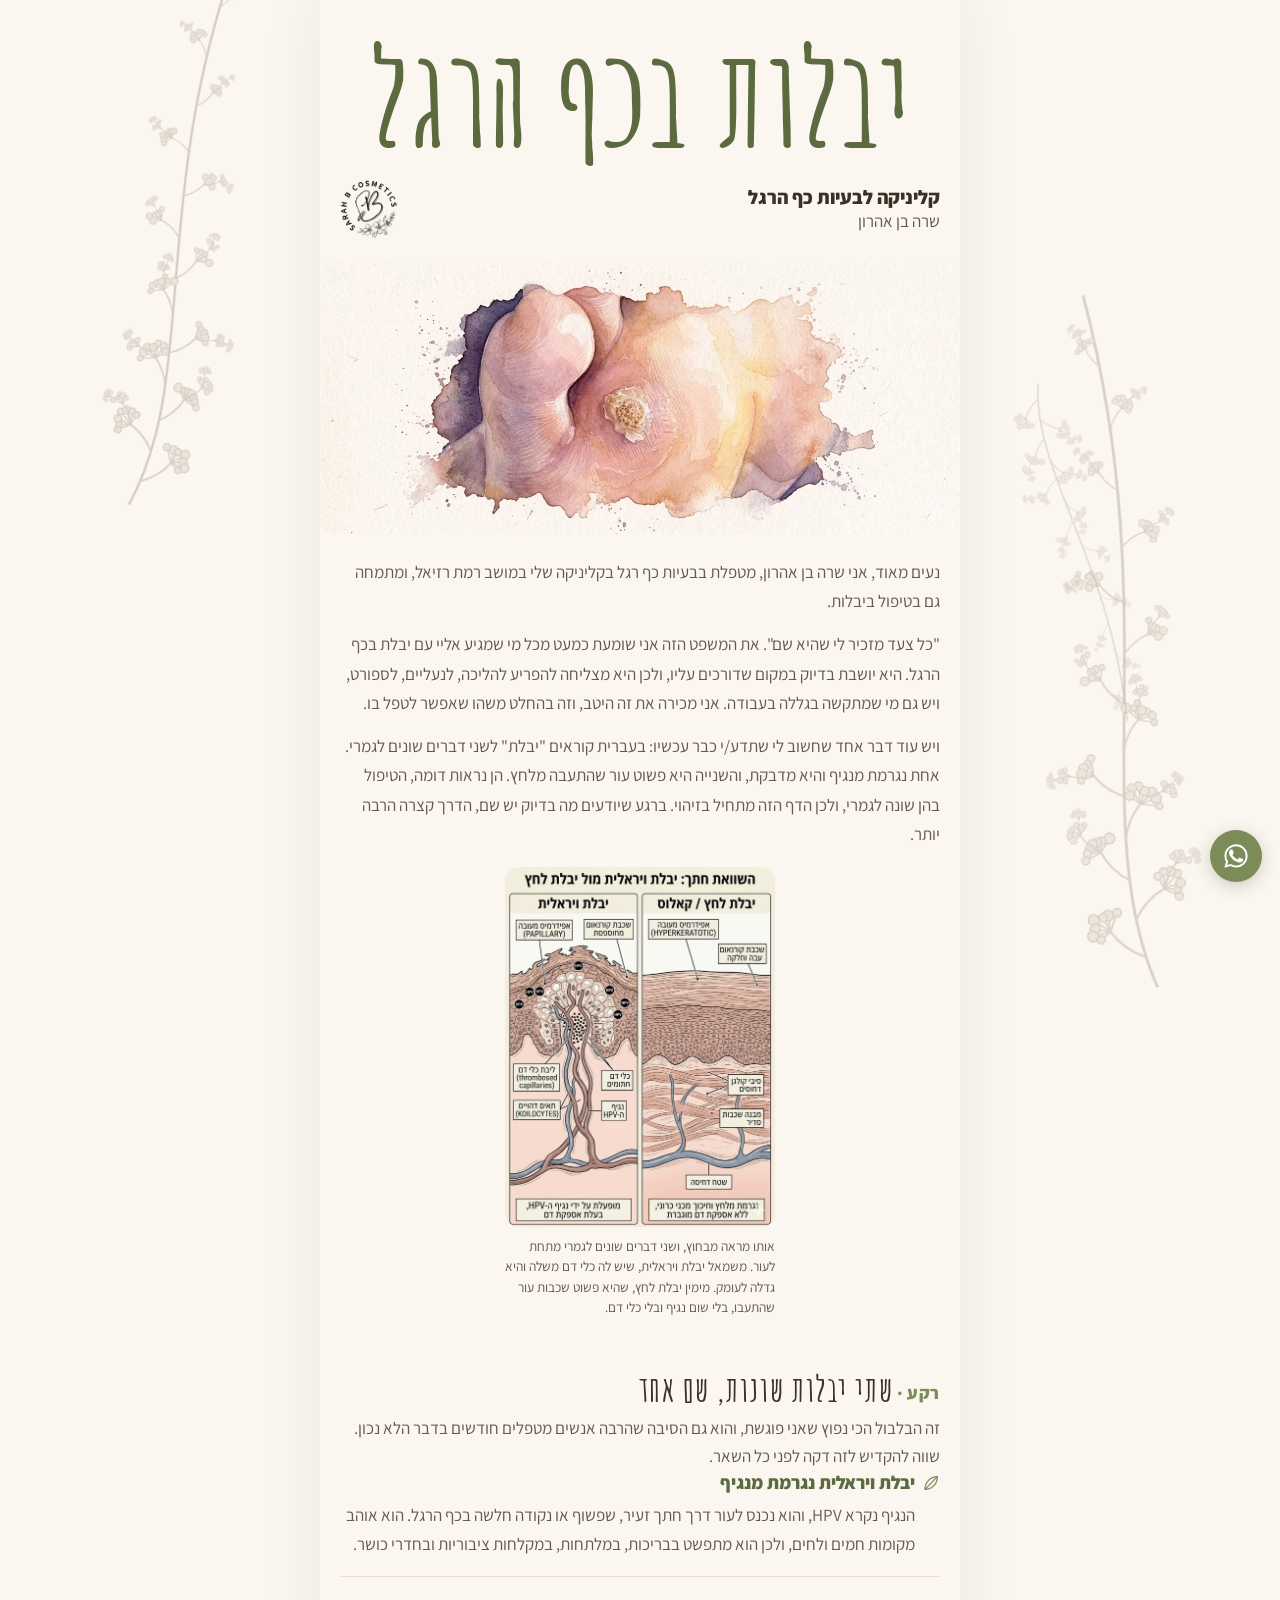
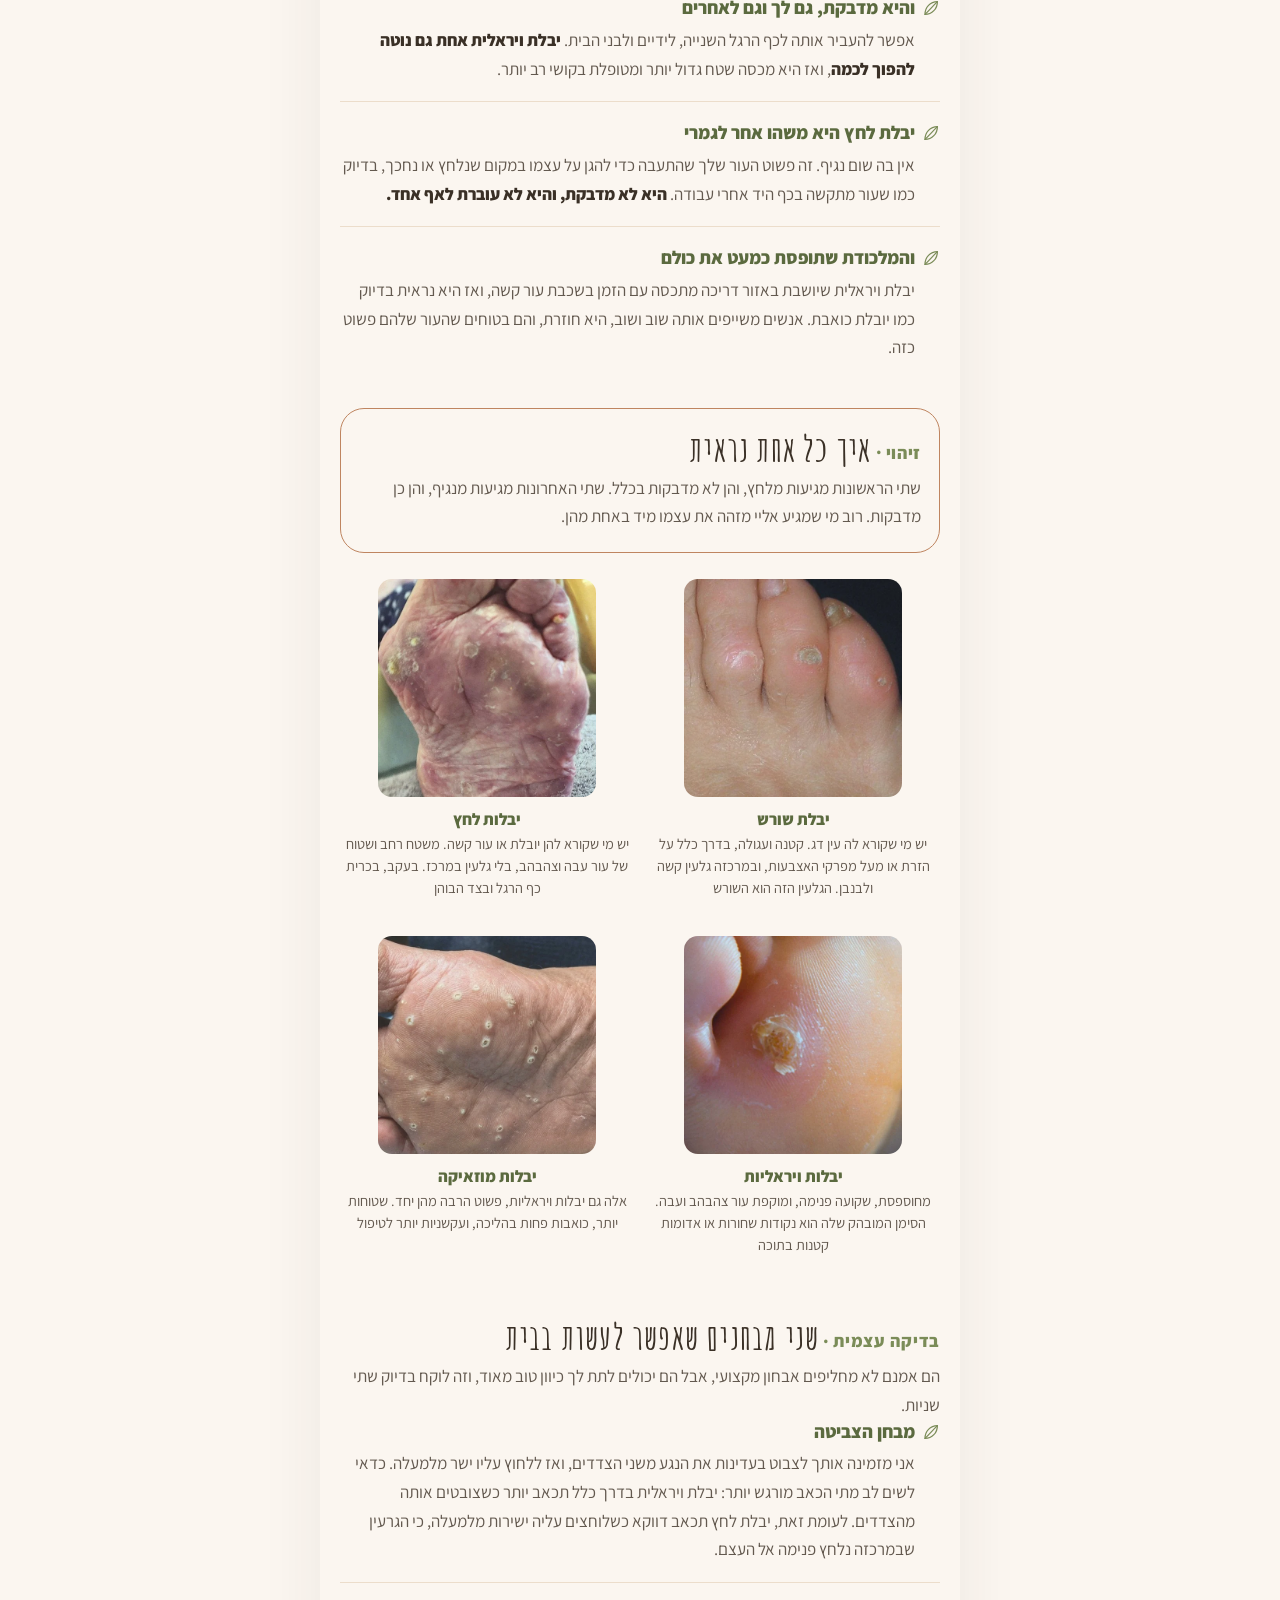
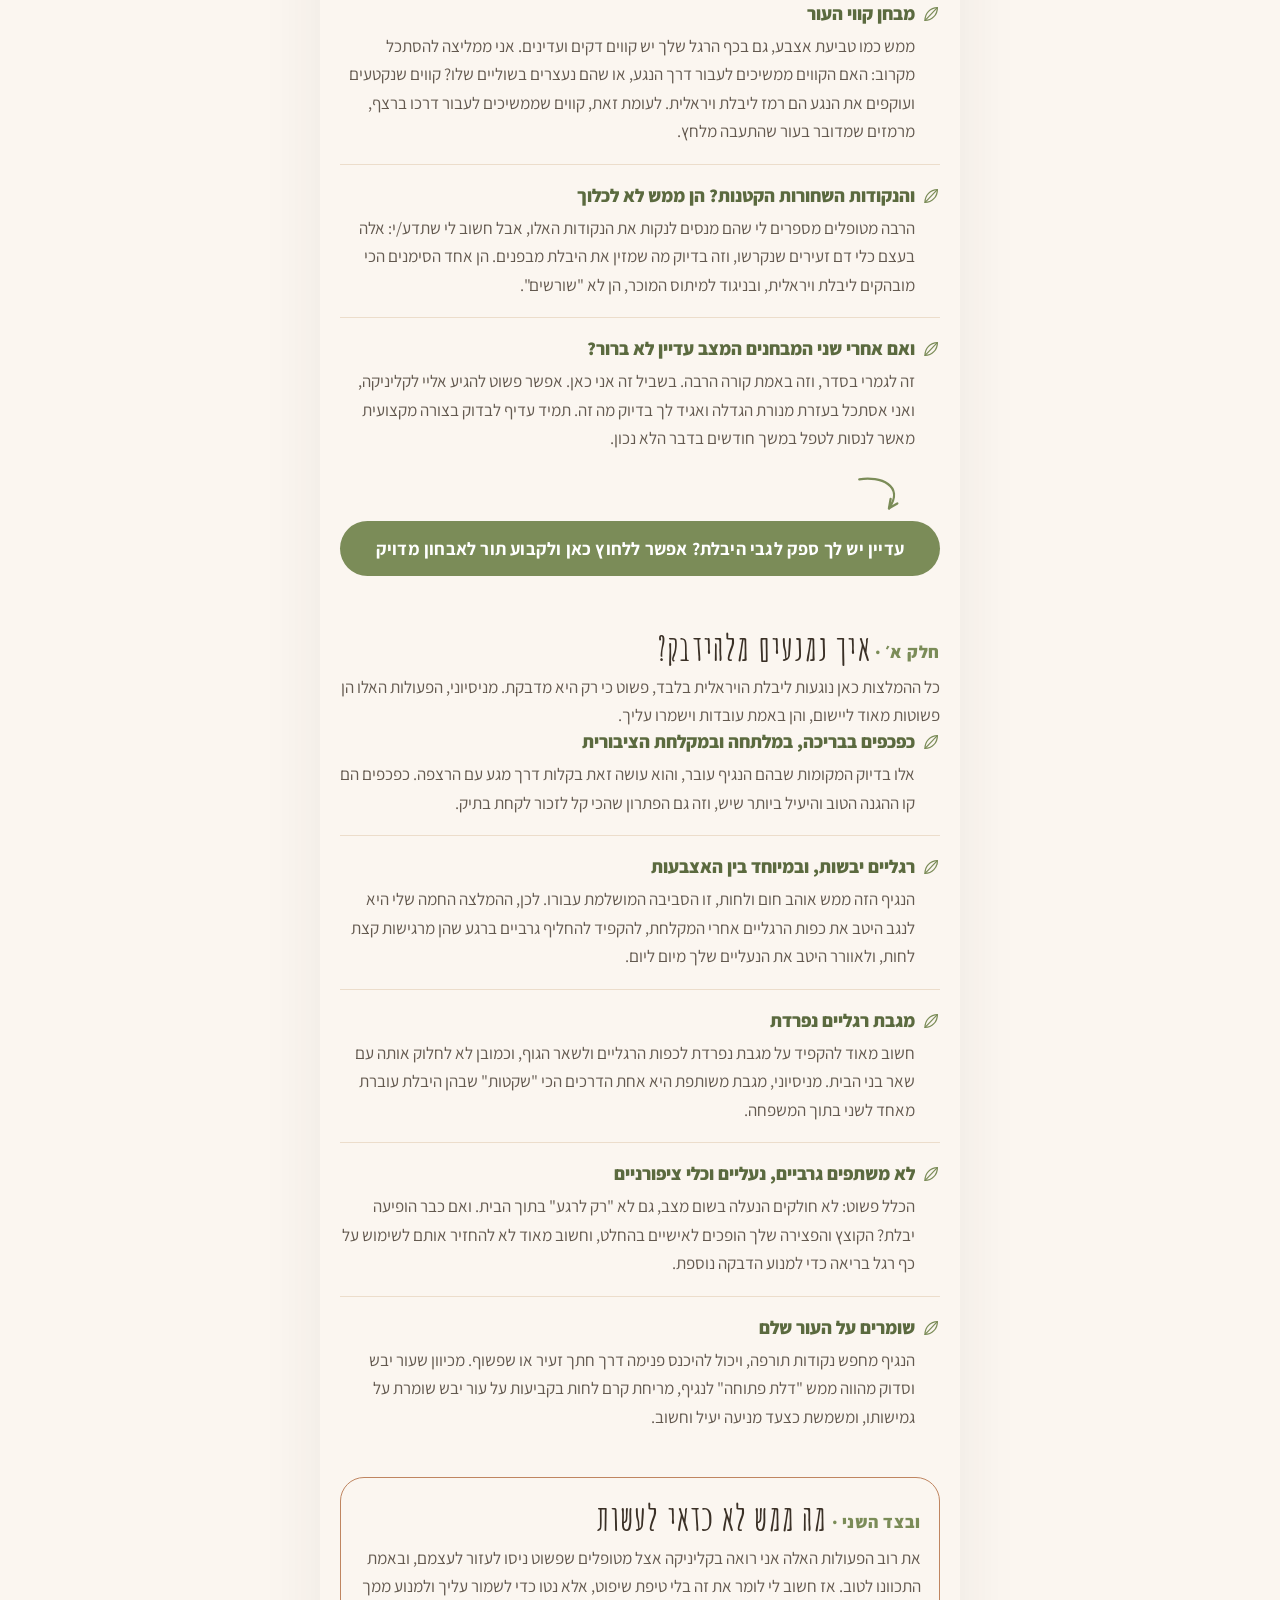
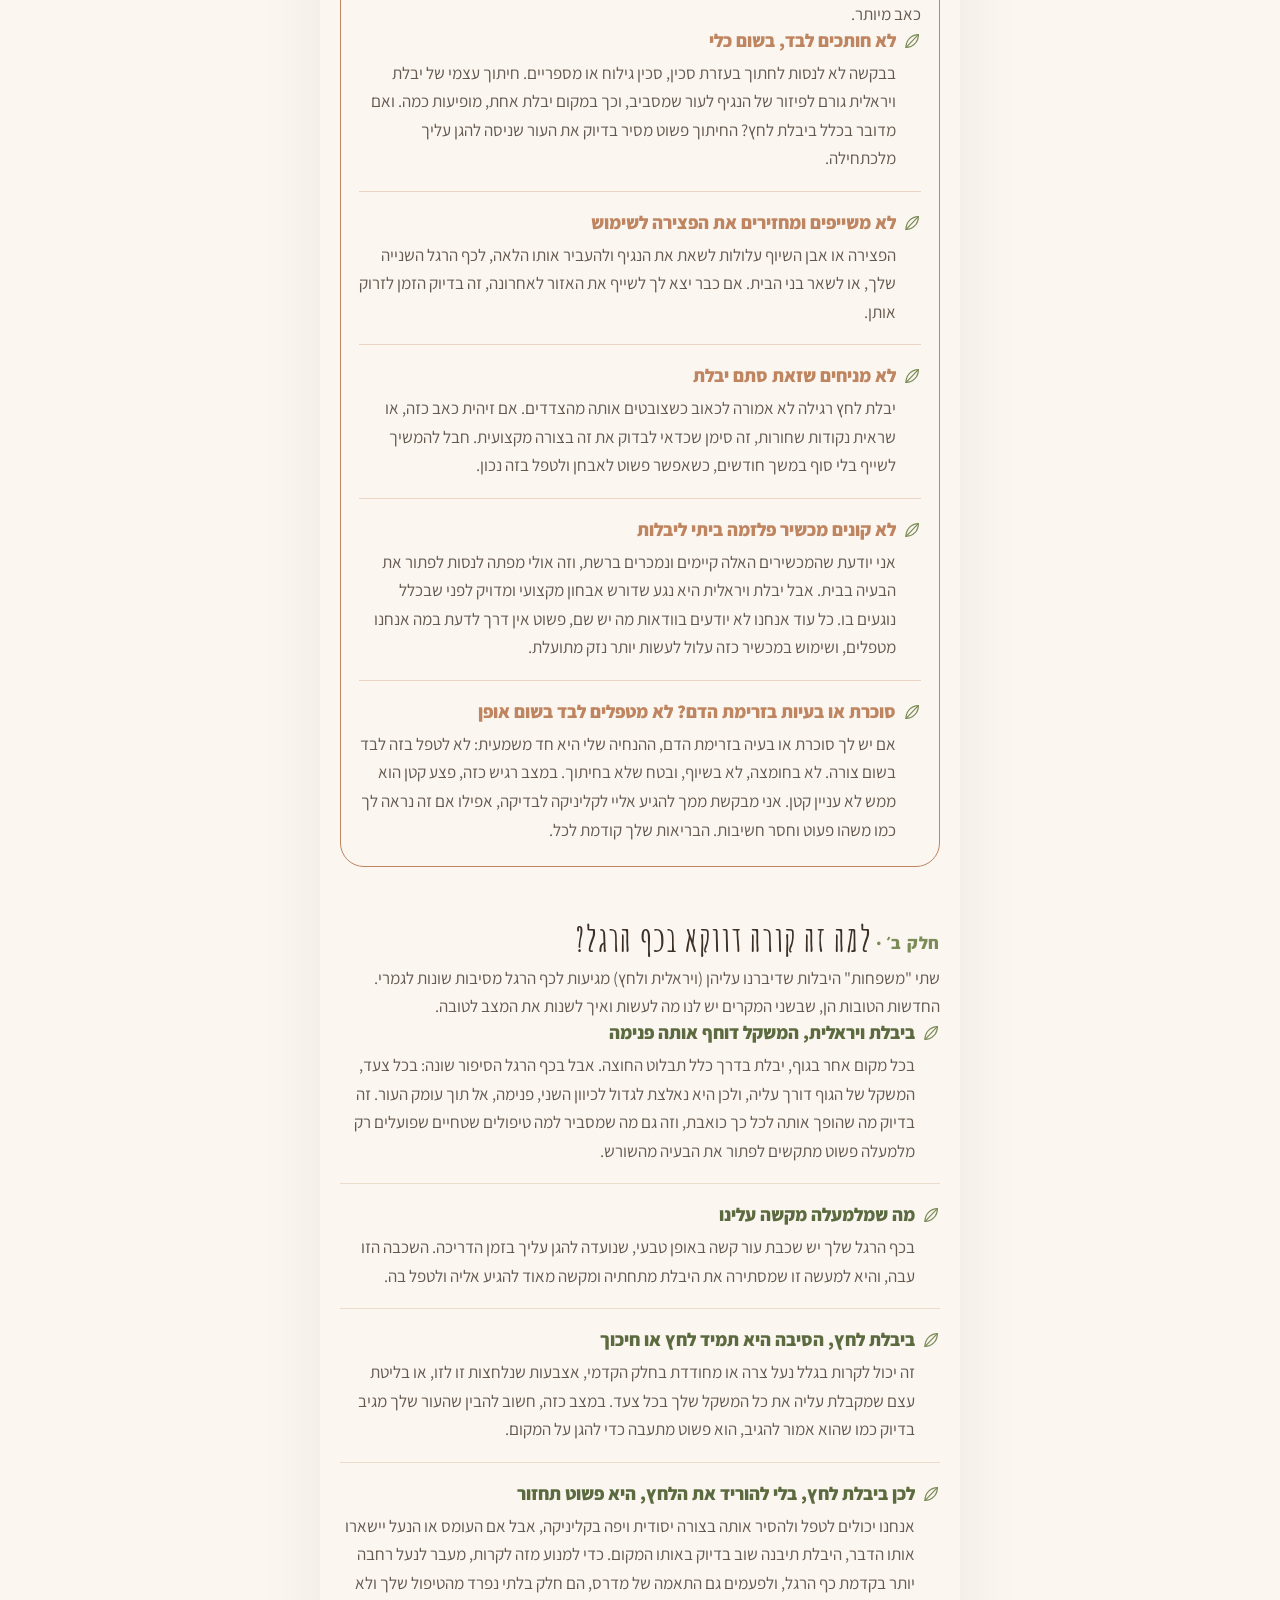
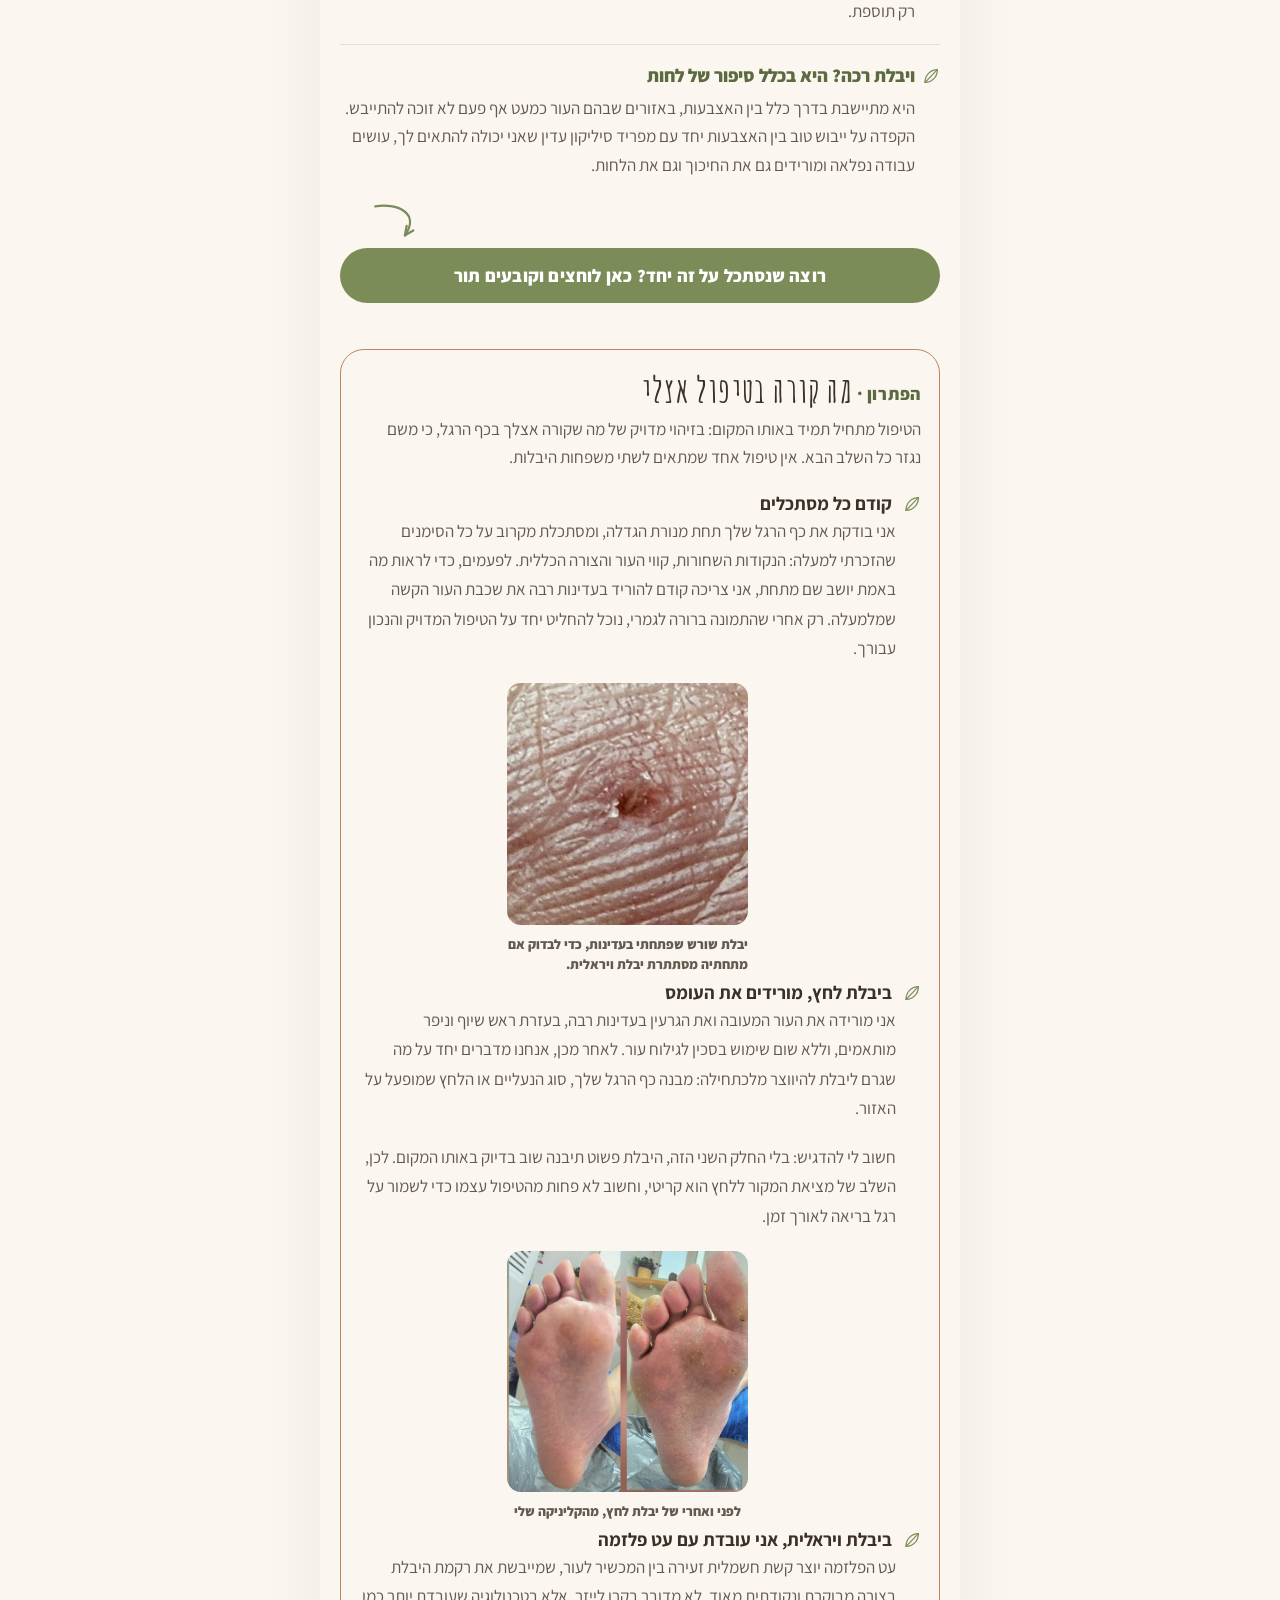
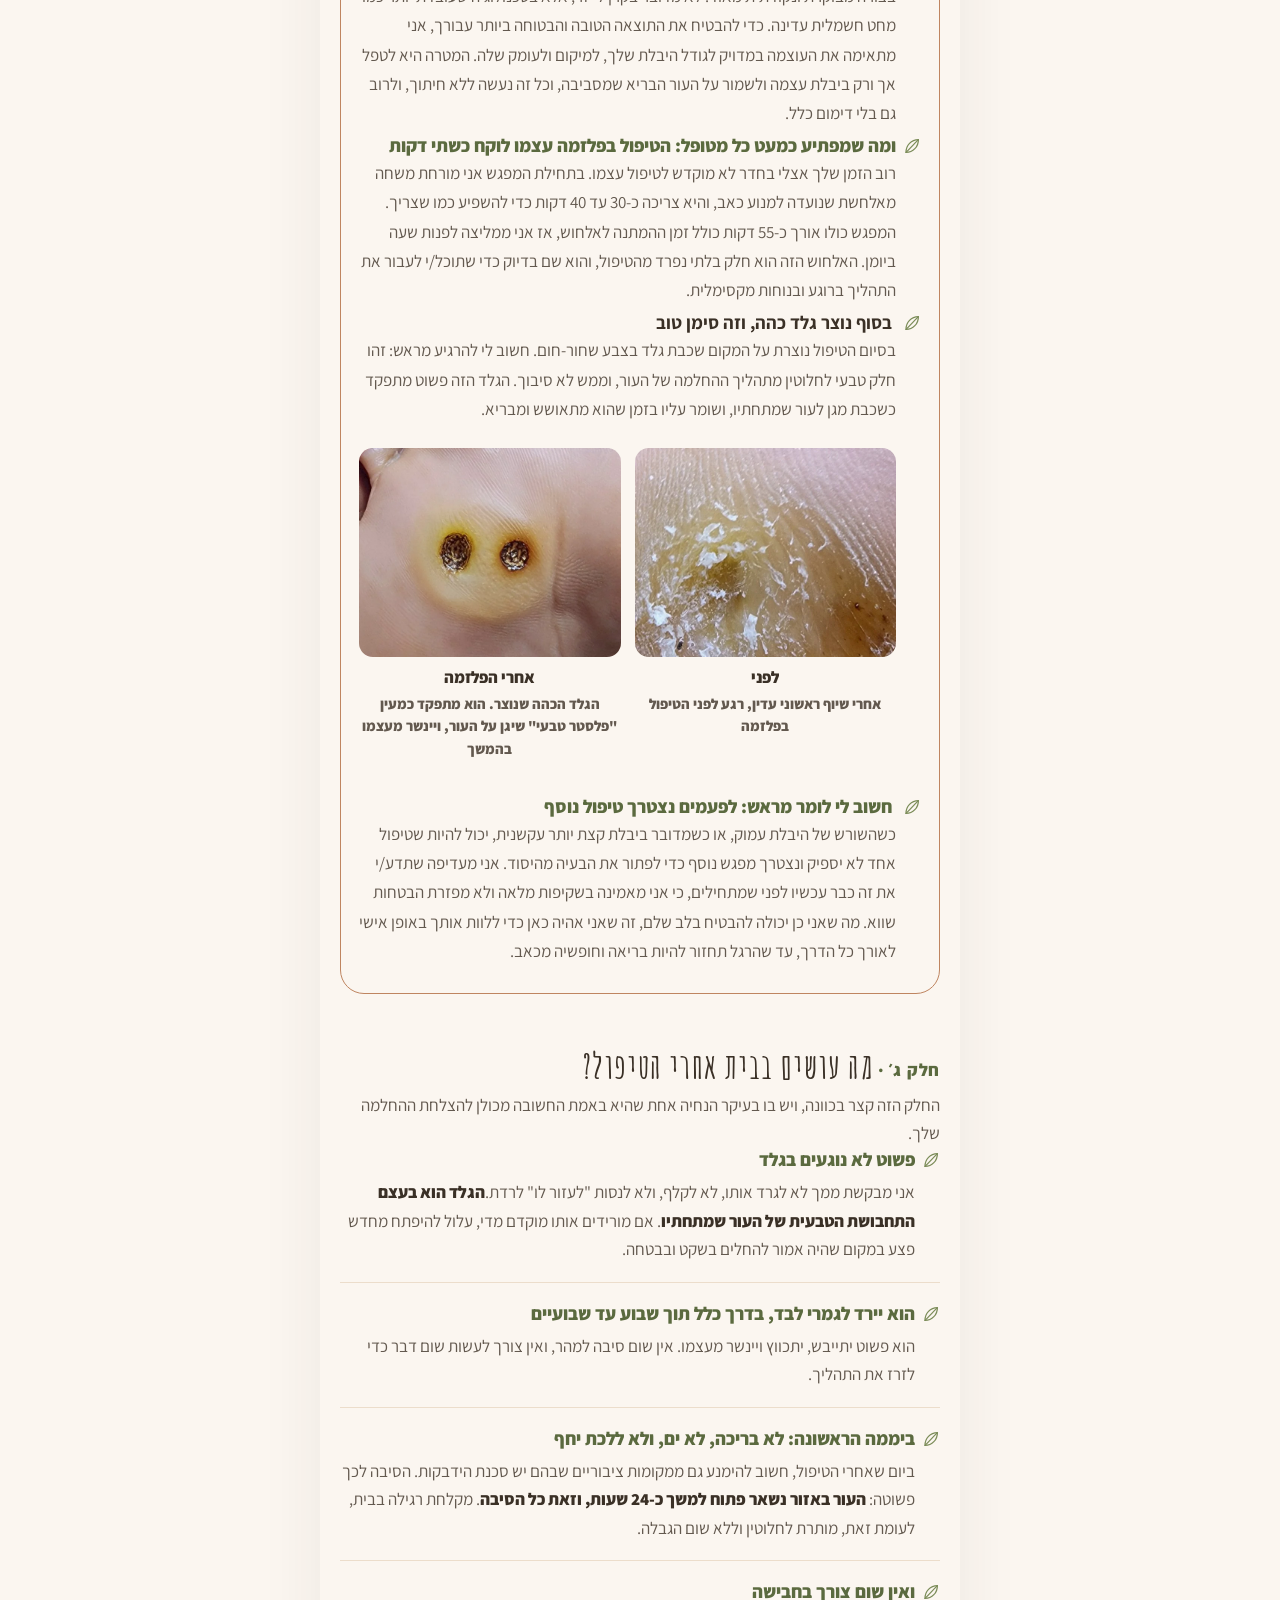
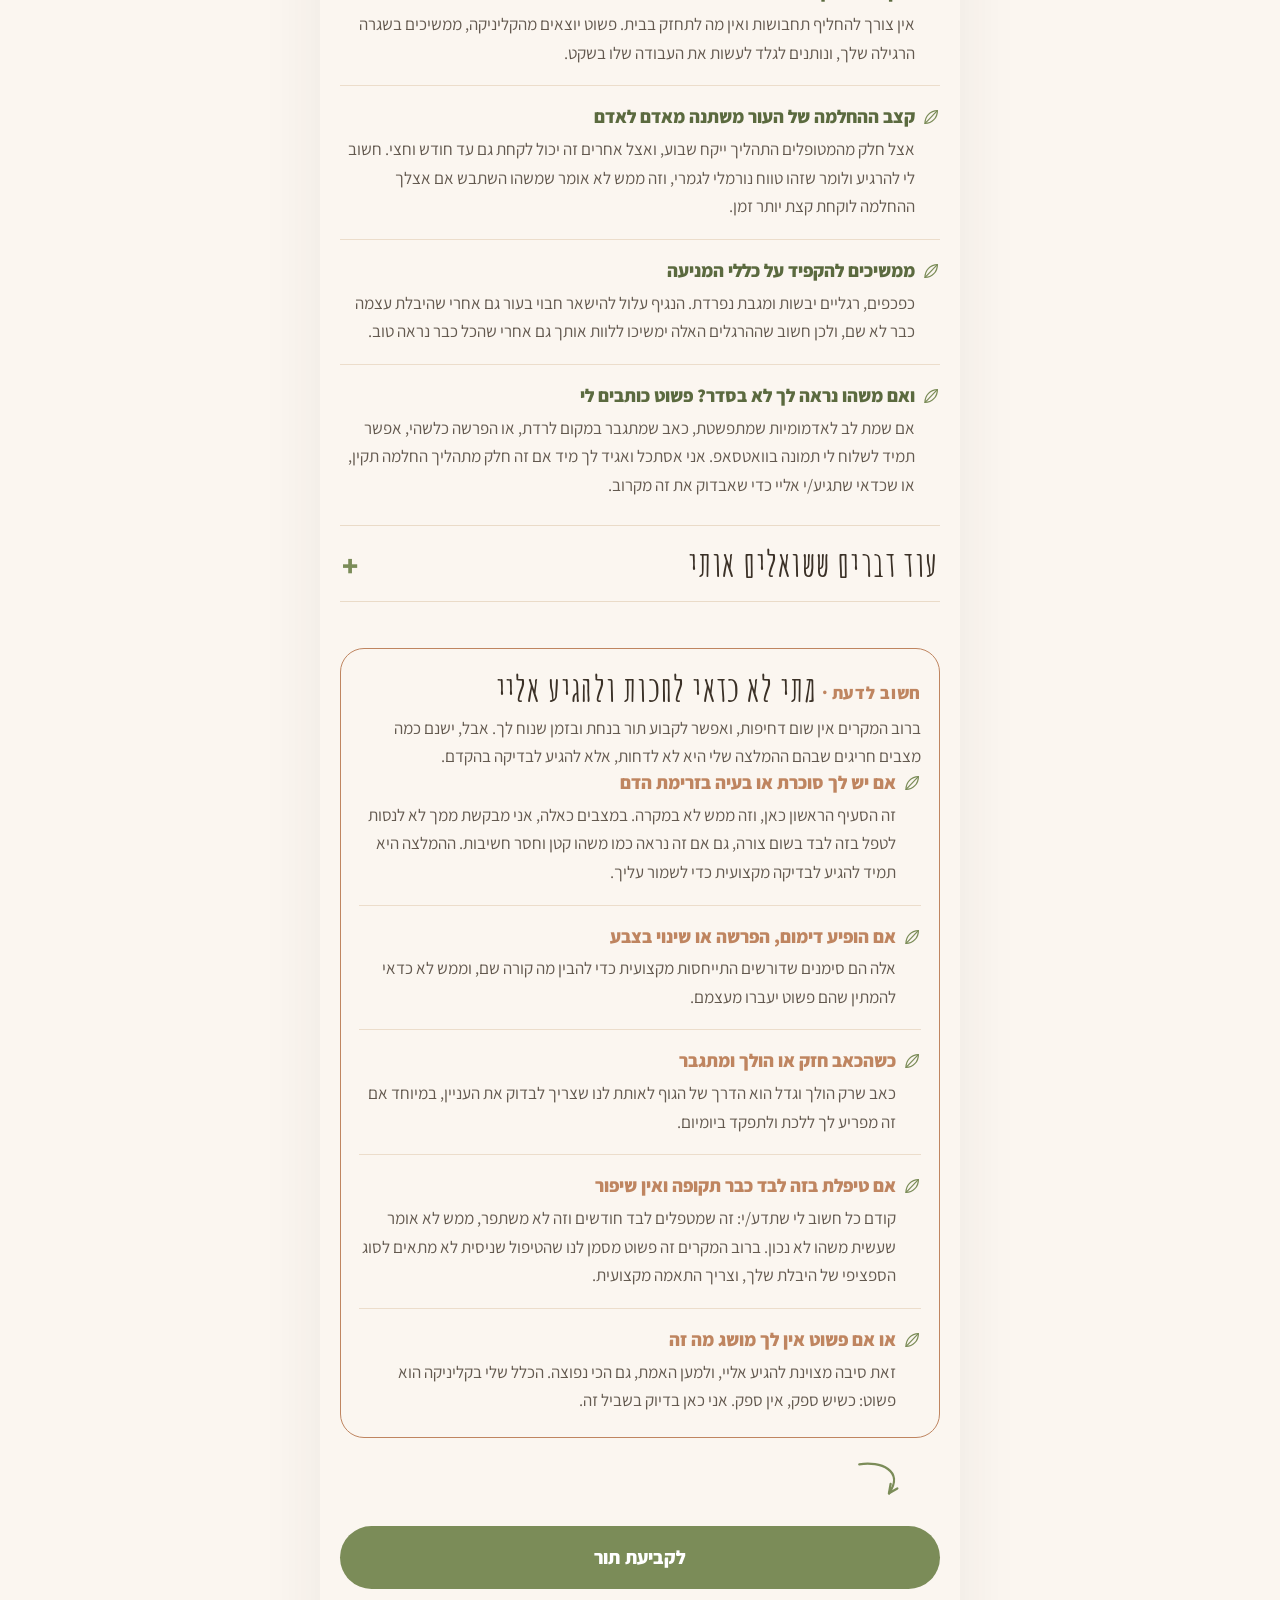
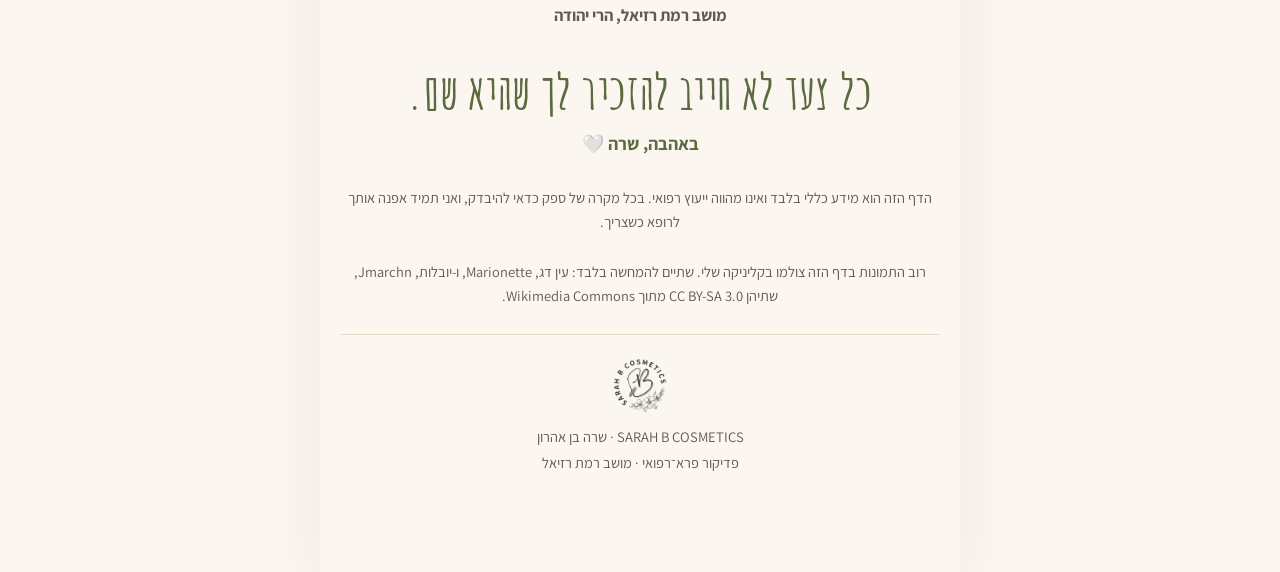
<file: wart/index.html>
<!doctype html>
<html lang="he" dir="rtl">
<head>
<meta charset="utf-8">
<meta name="viewport" content="width=device-width, initial-scale=1">
<title>יבלות בכף הרגל · שרה בן אהרון</title>
<meta name="description" content="איך מבדילים בין יבלת ויראלית ליבלת לחץ, מה עושים בבית, מה לא לעשות, ואיך נראה טיפול פלזמה. שרה בן אהרון, פדיקור פרא־רפואי, מושב רמת רזיאל.">
<meta property="og:url" content="https://sarah0503565049-cmd.github.io/tips/wart/">
<meta property="og:type" content="article">
<meta property="og:title" content="יבלות בכף הרגל, כל מה שצריך לדעת">
<meta property="og:description" content="שתי יבלות שונות לגמרי נקראות אותו שם. ככה מזהים מה יש לך.">
<meta property="og:image" content="https://sarah0503565049-cmd.github.io/tips/img/logo-og.png">
<meta property="og:locale" content="he_IL">
<link rel="icon" href="../img/logo.webp">
<link rel="stylesheet" href="../style.css">
</head>
<body>
<img class="deco d1" src="../img/branch.svg" alt="" aria-hidden="true">
<img class="deco d2" src="../img/branch.svg" alt="" aria-hidden="true">
<img class="deco d3" src="../img/branch.svg" alt="" aria-hidden="true">
<div class="col small-pics">
<header class="hero">
 <div class="band">
 <h1>יבלות בכף הרגל</h1>
 <div class="by">
 <p><b>קליניקה לבעיות כף הרגל</b><span>שרה בן אהרון</span></p>
 <img src="../img/logo.webp" alt="Sarah B Cosmetics">
 </div>
 </div>
 <div class="cover wide">
 <img src="../img/wt-cover.webp" alt="איור אקוורל של כף רגל עם יבלת, בגווני חום וקרם">
 </div>
 <p class="say">נעים מאוד, אני שרה בן אהרון, מטפלת בבעיות כף רגל בקליניקה שלי במושב רמת רזיאל, ומתמחה גם בטיפול ביבלות.</p>
 <p class="say">"כל צעד מזכיר לי שהיא שם". את המשפט הזה אני שומעת כמעט מכל מי שמגיע אליי עם יבלת בכף הרגל. היא יושבת בדיוק במקום שדורכים עליו, ולכן היא מצליחה להפריע להליכה, לנעליים, לספורט, ויש גם מי שמתקשה בגללה בעבודה. אני מכירה את זה היטב, וזה בהחלט משהו שאפשר לטפל בו.</p>
 <p class="say">ויש עוד דבר אחד שחשוב לי שתדע/י כבר עכשיו: בעברית קוראים "יבלת" לשני דברים שונים לגמרי. אחת נגרמת מנגיף והיא מדבקת, והשנייה היא פשוט עור שהתעבה מלחץ. הן נראות דומה, הטיפול בהן שונה לגמרי, ולכן הדף הזה מתחיל בזיהוי. ברגע שיודעים מה בדיוק יש שם, הדרך קצרה הרבה יותר.</p>
</header>

<main class="wrap">

 <figure class="solo wide-solo" style="margin:18px 0 6px">
 <img src="../img/wt-anat.webp" alt="תרשים חתך שמשווה בין יבלת ויראלית, שיש בה כלי דם והיא גדלה פנימה, לבין יבלת לחץ שהיא שכבות עור שהתעבו">
 <figcaption>אותו מראה מבחוץ, ושני דברים שונים לגמרי מתחת לעור. משמאל יבלת ויראלית, שיש לה כלי דם משלה והיא גדלה לעומק. מימין יבלת לחץ, שהיא פשוט שכבות עור שהתעבו, בלי שום נגיף ובלי כלי דם.</figcaption>
 </figure>

 <div class="part">
 <h2 class="num"><span class="n">רקע</span>שתי יבלות שונות, שם אחד</h2>
 <p class="note">זה הבלבול הכי נפוץ שאני פוגשת, והוא גם הסיבה שהרבה אנשים מטפלים חודשים בדבר הלא נכון. שווה להקדיש לזה דקה לפני כל השאר.</p><ul class="tips leaf">
 <li><b>יבלת ויראלית נגרמת מנגיף</b>הנגיף נקרא HPV, והוא נכנס לעור דרך חתך זעיר, שפשוף או נקודה חלשה בכף הרגל. הוא אוהב מקומות חמים ולחים, ולכן הוא מתפשט בבריכות, במלתחות, במקלחות ציבוריות ובחדרי כושר.</li>
 <li><b>והיא מדבקת, גם לך וגם לאחרים</b>אפשר להעביר אותה לכף הרגל השנייה, לידיים ולבני הבית. <strong>יבלת ויראלית אחת גם נוטה להפוך לכמה</strong>, ואז היא מכסה שטח גדול יותר ומטופלת בקושי רב יותר.</li>
 <li><b>יבלת לחץ היא משהו אחר לגמרי</b>אין בה שום נגיף. זה פשוט העור שלך שהתעבה כדי להגן על עצמו במקום שנלחץ או נחכך, בדיוק כמו שעור מתקשה בכף היד אחרי עבודה. <strong>היא לא מדבקת, והיא לא עוברת לאף אחד.</strong></li>
 <li><b>והמלכודת שתופסת כמעט את כולם</b>יבלת ויראלית שיושבת באזור דריכה מתכסה עם הזמן בשכבת עור קשה, ואז היא נראית בדיוק כמו יובלת כואבת. אנשים משייפים אותה שוב ושוב, היא חוזרת, והם בטוחים שהעור שלהם פשוט כזה.</li>
 </ul>
 </div>

 <div class="part framed">
 <h2 class="num"><span class="n">זיהוי</span>איך כל אחת נראית</h2>
 <p class="note">שתי הראשונות מגיעות מלחץ, והן לא מדבקות בכלל. שתי האחרונות מגיעות מנגיף, והן כן מדבקות. רוב מי שמגיע אליי מזהה את עצמו מיד באחת מהן.</p>
 </div>

 <div class="states photo">
 <div class="state">
 <img src="../img/wt-corn.webp" alt="יבלות שורש על אצבעות כף הרגל, לכל אחת גלעין במרכז">
 <b>יבלת שורש</b>
 <span>יש מי שקורא לה עין דג. קטנה ועגולה, בדרך כלל על הזרת או מעל מפרקי האצבעות, ובמרכזה גלעין קשה ולבנבן. הגלעין הזה הוא השורש</span>
 </div>

 <div class="state">
 <img src="../img/wt-pressure.webp" alt="יבלות לחץ בכרית כף הרגל, כמה אזורים צהבהבים ומעובים">
 <b>יבלות לחץ</b>
 <span>יש מי שקורא להן יובלת או עור קשה. משטח רחב ושטוח של עור עבה וצהבהב, בלי גלעין במרכז. בעקב, בכרית כף הרגל ובצד הבוהן</span>
 </div>

 <div class="state">
 <img src="../img/wt-plantar.webp" alt="יבלת ויראלית בודדת בכף הרגל, עגולה ומחוספסת במרכזה">
 <b>יבלות ויראליות</b>
 <span>מחוספסת, שקועה פנימה, ומוקפת עור צהבהב ועבה. הסימן המובהק שלה הוא נקודות שחורות או אדומות קטנות בתוכה</span>
 </div>

 <div class="state">
 <img src="../img/wt-mosaic.webp" alt="כף רגל עם הרבה יבלות קטנות מפוזרות, לכל אחת נקודה במרכז">
 <b>יבלות מוזאיקה</b>
 <span>אלה גם יבלות ויראליות, פשוט הרבה מהן יחד. שטוחות יותר, כואבות פחות בהליכה, ועקשניות יותר לטיפול</span>
 </div>
 </div>

 <div class="part">
 <h2 class="num"><span class="n">בדיקה עצמית</span>שני מבחנים שאפשר לעשות בבית</h2>
 <p class="note">הם אמנם לא מחליפים אבחון מקצועי, אבל הם יכולים לתת לך כיוון טוב מאוד, וזה לוקח בדיוק שתי שניות.</p><ul class="tips leaf">
 <li><b>מבחן הצביטה</b>אני מזמינה אותך לצבוט בעדינות את הנגע משני הצדדים, ואז ללחוץ עליו ישר מלמעלה. כדאי לשים לב מתי הכאב מורגש יותר: יבלת ויראלית בדרך כלל תכאב יותר כשצובטים אותה מהצדדים. לעומת זאת, יבלת לחץ תכאב דווקא כשלוחצים עליה ישירות מלמעלה, כי הגרעין שבמרכזה נלחץ פנימה אל העצם.</li>
 <li><b>מבחן קווי העור</b>ממש כמו טביעת אצבע, גם בכף הרגל שלך יש קווים דקים ועדינים. אני ממליצה להסתכל מקרוב: האם הקווים ממשיכים לעבור דרך הנגע, או שהם נעצרים בשוליים שלו? קווים שנקטעים ועוקפים את הנגע הם רמז ליבלת ויראלית. לעומת זאת, קווים שממשיכים לעבור דרכו ברצף, מרמזים שמדובר בעור שהתעבה מלחץ.</li>
 <li><b>והנקודות השחורות הקטנות? הן ממש לא לכלוך</b>הרבה מטופלים מספרים לי שהם מנסים לנקות את הנקודות האלו, אבל חשוב לי שתדע/י: אלה בעצם כלי דם זעירים שנקרשו, וזה בדיוק מה שמזין את היבלת מבפנים. הן אחד הסימנים הכי מובהקים ליבלת ויראלית, ובניגוד למיתוס המוכר, הן לא "שורשים".</li>
 <li><b>ואם אחרי שני המבחנים המצב עדיין לא ברור?</b>זה לגמרי בסדר, וזה באמת קורה הרבה. בשביל זה אני כאן. אפשר פשוט להגיע אליי לקליניקה, ואני אסתכל בעזרת מנורת הגדלה ואגיד לך בדיוק מה זה. תמיד עדיף לבדוק בצורה מקצועית מאשר לנסות לטפל במשך חודשים בדבר הלא נכון.</li>
 </ul>
 </div>

 <div class="point" aria-hidden="true">
 <svg viewbox="0 0 64 46">
 <path d="M6 5 C30 1, 58 12, 40 38"></path>
 <path d="M40 38 L41.9 27.2"></path>
 <path d="M40 38 L49.5 32.5"></path>
 </svg>
 </div>
 <a target="_blank" rel="noopener" class="softcta" href="https://booking.tiffulit.co.il/sarah_b_cosmetics"><b>עדיין יש לך ספק לגבי היבלת? אפשר ללחוץ כאן ולקבוע תור לאבחון מדויק</b></a>

 <div class="part">
 <h2 class="num"><span class="n">חלק א׳</span>איך נמנעים מלהידבק?</h2>
 <p class="note">כל ההמלצות כאן נוגעות ליבלת הויראלית בלבד, פשוט כי רק היא מדבקת. מניסיוני, הפעולות האלו הן פשוטות מאוד ליישום, והן באמת עובדות וישמרו עליך.</p><ul class="tips leaf">
 <li><b>כפכפים בבריכה, במלתחה ובמקלחת הציבורית</b>אלו בדיוק המקומות שבהם הנגיף עובר, והוא עושה זאת בקלות דרך מגע עם הרצפה. כפכפים הם קו ההגנה הטוב והיעיל ביותר שיש, וזה גם הפתרון שהכי קל לזכור לקחת בתיק.</li>
 <li><b>רגליים יבשות, ובמיוחד בין האצבעות</b>הנגיף הזה ממש אוהב חום ולחות, זו הסביבה המושלמת עבורו. לכן, ההמלצה החמה שלי היא לנגב היטב את כפות הרגליים אחרי המקלחת, להקפיד להחליף גרביים ברגע שהן מרגישות קצת לחות, ולאוורר היטב את הנעליים שלך מיום ליום.</li>
 <li><b>מגבת רגליים נפרדת</b>חשוב מאוד להקפיד על מגבת נפרדת לכפות הרגליים ולשאר הגוף, וכמובן לא לחלוק אותה עם שאר בני הבית. מניסיוני, מגבת משותפת היא אחת הדרכים הכי "שקטות" שבהן היבלת עוברת מאחד לשני בתוך המשפחה.</li>
 <li><b>לא משתפים גרביים, נעליים וכלי ציפורניים</b>הכלל פשוט: לא חולקים הנעלה בשום מצב, גם לא "רק לרגע" בתוך הבית. ואם כבר הופיעה יבלת? הקוצץ והפצירה שלך הופכים לאישיים בהחלט, וחשוב מאוד לא להחזיר אותם לשימוש על כף רגל בריאה כדי למנוע הדבקה נוספת.</li>
 <li><b>שומרים על העור שלם</b>הנגיף מחפש נקודות תורפה, ויכול להיכנס פנימה דרך חתך זעיר או שפשוף. מכיוון שעור יבש וסדוק מהווה ממש "דלת פתוחה" לנגיף, מריחת קרם לחות בקביעות על עור יבש שומרת על גמישותו, ומשמשת כצעד מניעה יעיל וחשוב.</li>
 </ul>
 </div>

 <div class="part framed">
 <h2 class="num"><span class="n">ובצד השני</span>מה ממש לא כדאי לעשות</h2>
 <p class="note">את רוב הפעולות האלה אני רואה בקליניקה אצל מטופלים שפשוט ניסו לעזור לעצמם, ובאמת התכוונו לטוב. אז חשוב לי לומר את זה בלי טיפת שיפוט, אלא נטו כדי לשמור עליך ולמנוע ממך כאב מיותר.</p><ul class="tips dont leaf">
 <li><b>לא חותכים לבד, בשום כלי</b>בבקשה לא לנסות לחתוך בעזרת סכין, סכין גילוח או מספריים. חיתוך עצמי של יבלת ויראלית גורם לפיזור של הנגיף לעור שמסביב, וכך במקום יבלת אחת, מופיעות כמה. ואם מדובר בכלל ביבלת לחץ? החיתוך פשוט מסיר בדיוק את העור שניסה להגן עליך מלכתחילה.</li>
 <li><b>לא משייפים ומחזירים את הפצירה לשימוש</b>הפצירה או אבן השיוף עלולות לשאת את הנגיף ולהעביר אותו הלאה, לכף הרגל השנייה שלך, או לשאר בני הבית. אם כבר יצא לך לשייף את האזור לאחרונה, זה בדיוק הזמן לזרוק אותן.</li>
 <li><b>לא מניחים שזאת סתם יבלת</b>יבלת לחץ רגילה לא אמורה לכאוב כשצובטים אותה מהצדדים. אם זיהית כאב כזה, או שראית נקודות שחורות, זה סימן שכדאי לבדוק את זה בצורה מקצועית. חבל להמשיך לשייף בלי סוף במשך חודשים, כשאפשר פשוט לאבחן ולטפל בזה נכון.</li>
 <li><b>לא קונים מכשיר פלזמה ביתי ליבלות</b>אני יודעת שהמכשירים האלה קיימים ונמכרים ברשת, וזה אולי מפתה לנסות לפתור את הבעיה בבית. אבל יבלת ויראלית היא נגע שדורש אבחון מקצועי ומדויק לפני שבכלל נוגעים בו. כל עוד אנחנו לא יודעים בוודאות מה יש שם, פשוט אין דרך לדעת במה אנחנו מטפלים, ושימוש במכשיר כזה עלול לעשות יותר נזק מתועלת.</li>
 <li><b>סוכרת או בעיות בזרימת הדם? לא מטפלים לבד בשום אופן</b>אם יש לך סוכרת או בעיה בזרימת הדם, ההנחיה שלי היא חד משמעית: לא לטפל בזה לבד בשום צורה. לא בחומצה, לא בשיוף, ובטח שלא בחיתוך. במצב רגיש כזה, פצע קטן הוא ממש לא עניין קטן. אני מבקשת ממך להגיע אליי לקליניקה לבדיקה, אפילו אם זה נראה לך כמו משהו פעוט וחסר חשיבות. הבריאות שלך קודמת לכל.</li>
 </ul>
 </div>

 <div class="part">
 <h2 class="num"><span class="n">חלק ב׳</span>למה זה קורה דווקא בכף הרגל?</h2>
 <p class="note">שתי "משפחות" היבלות שדיברנו עליהן (ויראלית ולחץ) מגיעות לכף הרגל מסיבות שונות לגמרי. החדשות הטובות הן, שבשני המקרים יש לנו מה לעשות ואיך לשנות את המצב לטובה.</p><ul class="tips leaf">
 <li><b>ביבלת ויראלית, המשקל דוחף אותה פנימה</b>בכל מקום אחר בגוף, יבלת בדרך כלל תבלוט החוצה. אבל בכף הרגל הסיפור שונה: בכל צעד, המשקל של הגוף דורך עליה, ולכן היא נאלצת לגדול לכיוון השני, פנימה, אל תוך עומק העור. זה בדיוק מה שהופך אותה לכל כך כואבת, וזה גם מה שמסביר למה טיפולים שטחיים שפועלים רק מלמעלה פשוט מתקשים לפתור את הבעיה מהשורש.</li>
 <li><b>מה שמלמעלה מקשה עלינו</b>בכף הרגל שלך יש שכבת עור קשה באופן טבעי, שנועדה להגן עליך בזמן הדריכה. השכבה הזו עבה, והיא למעשה זו שמסתירה את היבלת מתחתיה ומקשה מאוד להגיע אליה ולטפל בה.</li>
 <li><b>ביבלת לחץ, הסיבה היא תמיד לחץ או חיכוך</b>זה יכול לקרות בגלל נעל צרה או מחודדת בחלק הקדמי, אצבעות שנלחצות זו לזו, או בליטת עצם שמקבלת עליה את כל המשקל שלך בכל צעד. במצב כזה, חשוב להבין שהעור שלך מגיב בדיוק כמו שהוא אמור להגיב, הוא פשוט מתעבה כדי להגן על המקום.</li>
 <li><b>לכן ביבלת לחץ, בלי להוריד את הלחץ, היא פשוט תחזור</b>אנחנו יכולים לטפל ולהסיר אותה בצורה יסודית ויפה בקליניקה, אבל אם העומס או הנעל יישארו אותו הדבר, היבלת תיבנה שוב בדיוק באותו המקום. כדי למנוע מזה לקרות, מעבר לנעל רחבה יותר בקדמת כף הרגל, ולפעמים גם התאמה של מדרס, הם חלק בלתי נפרד מהטיפול שלך ולא רק תוספת.</li>
 <li><b>ויבלת רכה? היא בכלל סיפור של לחות</b>היא מתיישבת בדרך כלל בין האצבעות, באזורים שבהם העור כמעט אף פעם לא זוכה להתייבש. הקפדה על ייבוש טוב בין האצבעות יחד עם מפריד סיליקון עדין שאני יכולה להתאים לך, עושים עבודה נפלאה ומורידים גם את החיכוך וגם את הלחות.</li>
 </ul>
 </div>

 <div class="point left" aria-hidden="true">
 <svg viewbox="0 0 64 46">
 <path d="M58 5 C34 1, 6 12, 24 38"></path>
 <path d="M24 38 L22.1 27.2"></path>
 <path d="M24 38 L14.5 32.5"></path>
 </svg>
 </div>
 <a target="_blank" rel="noopener" class="softcta" href="https://booking.tiffulit.co.il/sarah_b_cosmetics">רוצה שנסתכל על זה יחד? כאן לוחצים וקובעים תור</a>

 <div class="part b framed">
 <h2 class="num"><span class="n">הפתרון</span>מה קורה בטיפול אצלי</h2>
 <p class="note">הטיפול מתחיל תמיד באותו המקום: בזיהוי מדויק של מה שקורה אצלך בכף הרגל, כי משם נגזר כל השלב הבא. אין טיפול אחד שמתאים לשתי משפחות היבלות.</p>

 <div class="story">
 <div class="step">
 <b>קודם כל מסתכלים</b>
 <p>אני בודקת את כף הרגל שלך תחת מנורת הגדלה, ומסתכלת מקרוב על כל הסימנים שהזכרתי למעלה: הנקודות השחורות, קווי העור והצורה הכללית. לפעמים, כדי לראות מה באמת יושב שם מתחת, אני צריכה קודם להוריד בעדינות רבה את שכבת העור הקשה שמלמעלה. רק אחרי שהתמונה ברורה לגמרי, נוכל להחליט יחד על הטיפול המדויק והנכון עבורך.</p>
 <figure class="solo wide-solo">
 <img src="../img/wt-dig.webp" alt="יבלת שורש אחרי שהעור מעליה הוסר בעדינות, כדי לבדוק אם היא ויראלית">
 <figcaption>יבלת שורש שפתחתי בעדינות, כדי לבדוק אם מתחתיה מסתתרת יבלת ויראלית.</figcaption></figure>
 </div>

 <div class="step">
 <b>ביבלת לחץ, מורידים את העומס</b>
 <p>אני מורידה את העור המעובה ואת הגרעין בעדינות רבה, בעזרת ראש שיוף וניפר מותאמים, וללא שום שימוש בסכין לגילוח עור. לאחר מכן, אנחנו מדברים יחד על מה שגרם ליבלת להיווצר מלכתחילה: מבנה כף הרגל שלך, סוג הנעליים או הלחץ שמופעל על האזור.</p><p>חשוב לי להדגיש: בלי החלק השני הזה, היבלת פשוט תיבנה שוב בדיוק באותו המקום. לכן, השלב של מציאת המקור ללחץ הוא קריטי, וחשוב לא פחות מהטיפול עצמו כדי לשמור על רגל בריאה לאורך זמן.</p>
 <figure class="solo wide-solo" style="margin:18px 0 6px">
 <img src="../img/wt-pressure-ba.webp" alt="שתי תמונות של אותה כף רגל, לפני הטיפול ואחריו">
 <figcaption>לפני ואחרי של יבלת לחץ, מהקליניקה שלי</figcaption></figure>
 </div>

 <div class="step">
 <b>ביבלת ויראלית, אני עובדת עם עט פלזמה</b>
 <p>עט הפלזמה יוצר קשת חשמלית זעירה בין המכשיר לעור, שמייבשת את רקמת היבלת בצורה מבוקרת ונקודתית מאוד. לא מדובר בקרן לייזר, אלא בטכנולוגיה שעובדת יותר כמו מחט חשמלית עדינה. כדי להבטיח את התוצאה הטובה והבטוחה ביותר עבורך, אני מתאימה את העוצמה במדויק לגודל היבלת שלך, למיקום ולעומק שלה. המטרה היא לטפל אך ורק ביבלת עצמה ולשמור על העור הבריא שמסביבה, וכל זה נעשה ללא חיתוך, ולרוב גם בלי דימום כלל.</p></div>

 <div class="step">ומה שמפתיע כמעט כל מטופל: הטיפול בפלזמה עצמו לוקח כשתי דקות<p>רוב הזמן שלך אצלי בחדר לא מוקדש לטיפול עצמו. בתחילת המפגש אני מורחת משחה מאלחשת שנועדה למנוע כאב, והיא צריכה כ-30 עד 40 דקות כדי להשפיע כמו שצריך. המפגש כולו אורך כ-55 דקות כולל זמן ההמתנה לאלחוש, אז אני ממליצה לפנות שעה ביומן. האלחוש הזה הוא חלק בלתי נפרד מהטיפול, והוא שם בדיוק כדי שתוכל/י לעבור את התהליך ברוגע ובנוחות מקסימלית.</p></div>

 <div class="step">
 <b>בסוף נוצר גלד כהה, וזה סימן טוב</b>
 <p>בסיום הטיפול נוצרת על המקום שכבת גלד בצבע שחור-חום. חשוב לי להרגיע מראש: זהו חלק טבעי לחלוטין מתהליך ההחלמה של העור, וממש לא סיבוך. הגלד הזה פשוט מתפקד כשכבת מגן לעור שמתחתיו, ושומר עליו בזמן שהוא מתאושש ומבריא.</p>
 <div class="pair">
 <div class="one">
 <img src="../img/wt-ba1-before.webp" alt="יבלת ויראלית מכוסה בעור צהוב ומתקלף, לפני טיפול הפלזמה">
 <b>לפני</b><span> אחרי שיוף ראשוני עדין, רגע לפני הטיפול בפלזמה</span>
 </div>
 <div class="one">
 <img src="../img/wt-ba1-after.webp" alt="שתי נקודות עגולות עם גלד כהה, אחרי טיפול הפלזמה">
 <b>אחרי הפלזמה</b>
 <span>הגלד הכהה שנוצר. הוא מתפקד כמעין "פלסטר טבעי" שיגן על העור, ויינשר מעצמו בהמשך</span>
 </div>
 </div>
 </div>

 <div class="step"> חשוב לי לומר מראש: לפעמים נצטרך טיפול נוסף<p>כשהשורש של היבלת עמוק, או כשמדובר ביבלת קצת יותר עקשנית, יכול להיות שטיפול אחד לא יספיק ונצטרך מפגש נוסף כדי לפתור את הבעיה מהיסוד. אני מעדיפה שתדע/י את זה כבר עכשיו לפני שמתחילים, כי אני מאמינה בשקיפות מלאה ולא מפזרת הבטחות שווא. מה שאני כן יכולה להבטיח בלב שלם, זה שאני אהיה כאן כדי ללוות אותך באופן אישי לאורך כל הדרך, עד שהרגל תחזור להיות בריאה וחופשיה מכאב.</p>
 </div>
 </div>
 </div>

 <div class="part b">
 <h2 class="num"><span class="n">חלק ג׳</span>מה עושים בבית אחרי הטיפול?</h2>
 <p class="note">החלק הזה קצר בכוונה, ויש בו בעיקר הנחיה אחת שהיא באמת החשובה מכולן להצלחת ההחלמה שלך.</p><ul class="tips leaf">
 <li><b>פשוט לא נוגעים בגלד</b>אני מבקשת ממך לא לגרד אותו, לא לקלף, ולא לנסות "לעזור לו" לרדת.<strong>הגלד הוא בעצם התחבושת הטבעית של העור שמתחתיו</strong>. אם מורידים אותו מוקדם מדי, עלול להיפתח מחדש פצע במקום שהיה אמור להחלים בשקט ובבטחה.</li>
 <li><b>הוא יירד לגמרי לבד, בדרך כלל תוך שבוע עד שבועיים</b>הוא פשוט יתייבש, יתכווץ ויינשר מעצמו. אין שום סיבה למהר, ואין צורך לעשות שום דבר כדי לזרז את התהליך.</li>
 <li><b>ביממה הראשונה: לא בריכה, לא ים, ולא ללכת יחף</b>ביום שאחרי הטיפול, חשוב להימנע גם ממקומות ציבוריים שבהם יש סכנת הידבקות. הסיבה לכך פשוטה: <strong>העור באזור נשאר פתוח למשך כ-24 שעות, וזאת כל הסיבה</strong>. מקלחת רגילה בבית, לעומת זאת, מותרת לחלוטין וללא שום הגבלה.</li>
 <li><b>ואין שום צורך בחבישה</b>אין צורך להחליף תחבושות ואין מה לתחזק בבית. פשוט יוצאים מהקליניקה, ממשיכים בשגרה הרגילה שלך, ונותנים לגלד לעשות את העבודה שלו בשקט.</li>
 <li><b>קצב ההחלמה של העור משתנה מאדם לאדם</b>אצל חלק מהמטופלים התהליך ייקח שבוע, ואצל אחרים זה יכול לקחת גם עד חודש וחצי. חשוב לי להרגיע ולומר שזהו טווח נורמלי לגמרי, וזה ממש לא אומר שמשהו השתבש אם אצלך ההחלמה לוקחת קצת יותר זמן.</li>
 <li><b>ממשיכים להקפיד על כללי המניעה</b>כפכפים, רגליים יבשות ומגבת נפרדת. הנגיף עלול להישאר חבוי בעור גם אחרי שהיבלת עצמה כבר לא שם, ולכן חשוב שההרגלים האלה ימשיכו ללוות אותך גם אחרי שהכל כבר נראה טוב.</li>
 <li><b>ואם משהו נראה לך לא בסדר? פשוט כותבים לי</b>אם שמת לב לאדמומיות שמתפשטת, כאב שמתגבר במקום לרדת, או הפרשה כלשהי, אפשר תמיד לשלוח לי תמונה בוואטסאפ. אני אסתכל ואגיד לך מיד אם זה חלק מתהליך החלמה תקין, או שכדאי שתגיע/י אליי כדי שאבדוק את זה מקרוב.</li>
 </ul>
 </div>

 <details>
 <summary>עוד דברים ששואלים אותי</summary>

 <h3>זה כואב?</h3>
 <p>אני לעולם לא אבטיח שזה לא כואב בכלל, פשוט כי העיקרון שלי הוא תמיד לומר לך את האמת. אבל אנחנו עושים הכל כדי שזה יהיה קל ונוח ככל האפשר: לפני שמתחילים, אני מורחת משחה מאלחשת ונותנת לה מספיק זמן לעבוד, והטיפול בפלזמה עצמו לוקח בסך הכל כשתי דקות.
מניסיוני, התחושה מגיעה בדרך כלל רק לקראת הסוף, כשאני צריכה להיכנס קצת יותר לעומק, וזה מרגיש כמו צריבה נקודתית של כמה שניות בודדות. מה שחשוב לי שתדע/י זה שלאורך כל הדרך אני איתך, בודקת שהכול בסדר, ואם אני מרגישה שזה כואב לך, אני מיד עוצרת ומורידה הילוך. אני אף פעם לא שוכחת שיש בן אדם שלם מאחורי הרגל הזו שאני מטפלת בה.</p>

 <h3>כמה טיפולים צריך?</h3>
 <p>זה מאוד תלוי ביבלת הספציפית שלך. יש מקרים שבהם טיפול אחד בהחלט מספיק, ויש מקרים, במיוחד כשהשורש עמוק או כשהיבלת קצת יותר עקשנית, שנצטרך מפגש נוסף כדי לפתור את הבעיה מהיסוד. מה שבטוח, אני משתפת אותך בהערכה המקצועית שלי כבר במהלך הטיפול הראשון. אני אף פעם לא משאירה אותך באוויר או נותנת לך לנחש מה יהיה השלב הבא.</p>

 <h3>אפשר פשוט לחכות שזה יעבור לבד?</h3>
 <p>הכל אפשרי, ויש יבלות שבאמת חולפות מעצמן עם הזמן. השאלה החשובה היא מה קורה לך בינתיים: זה כואב בכל דריכה, הנגיף עלול להדביק את שאר בני הבית או לעבור לכף הרגל השנייה שלך, ויבלת אחת נוטה להתרבות ולהפוך לכמה יבלות. מניסיוני, בלי טיפול זה לרוב פשוט ממשיך להציק, ונדיר שזה משתפר מעצמו מהר.</p>

 <h3>מה ההבדל בין פלזמה, לייזר וחנקן?</h3>
 <p>אלו שלושה טיפולים שונים לחלוטין. חנקן נוזלי פועל על ידי הקפאה, לייזר משתמש באנרגיית אור ממוקדת, ואילו הפלזמה (השיטה שבה אני עובדת) יוצרת קשת חשמלית זעירה שמייבשת את רקמת היבלת בצורה נקודתית. אני מאמינה בהתאמה אישית, ואם אראה במהלך האבחון שדווקא טיפול אחר מתאים לך יותר, אגיד לך את זה בפתיחות ובשקיפות מלאה.</p>

 <h3>זה מדבק את בני הבית שלי?</h3>
 <p>אם מדובר ביבלת ויראלית, בהחלט כן. בגלל זה אני תמיד ממליצה להקפיד על מגבת רגליים נפרדת לחלוטין, לא לחלוק גרביים ונעליים עם אף אחד, ותמיד לנעול כפכפים במקלחת המשותפת בבית. לעומת זאת, אם נאבחן שיש לך יבלת לחץ (או מה שמוכר לעיתים כ"עין דג"), אפשר להיות רגועים, היא לא מדבקת אף אחד בשום צורה.</p>

 <h3>זה חלק מטיפול פדיקור רפואי?</h3>
 <p>לא, טיפול הפלזמה הוא שירות מקצועי נפרד שעומד בפני עצמו, ומטופלים מגיעים אליי לקליניקה במיוחד עבורו. הוא לא משולב כתוספת לטיפול אחר, ולכן אנחנו גם קובעים לו תור משלו. כשמדברים איתנו כדי לקבוע, פשוט צריך לציין שמדובר ביבלת, כדי שנתארגן בהתאם בשבילך.</p>

 <h3>אפשר להתקלח אחרי הטיפול?</h3>
 <p>בוודאי, מקלחת רגילה בבית מותרת לחלוטין ובלי שום הגבלה. ההנחיה היחידה שלי היא שב-24 השעות הראשונות חשוב לא להיכנס לבריכה או לים, לא ללכת יחף, ולא להסתובב במקומות ציבוריים שבהם יש סכנת הידבקות. הסיבה לכך פשוטה: העור באזור הטיפול נשאר פתוח ורגיש למשך יממה אחת, וזה דורש מאיתנו לשמור עליו.</p>

 <h3>צריך חבישה?</h3>
 <p>ממש לא, ואין לך שום צורך "לתחזק" את האזור בבית. פשוט יוצאים מהקליניקה, חוזרים לשגרה הרגילה, ונותנים לגלד הטבעי שנוצר לעשות את העבודה שלו בשקט ולרפא את העור.</p>
 </details>

 <div class="part c framed">
 <h2 class="num"><span class="n">חשוב לדעת</span>מתי לא כדאי לחכות ולהגיע אליי</h2>
 <p class="note">ברוב המקרים אין שום דחיפות, ואפשר לקבוע תור בנחת ובזמן שנוח לך. אבל, ישנם כמה מצבים חריגים שבהם ההמלצה שלי היא לא לדחות, אלא להגיע לבדיקה בהקדם.</p><ul class="tips warn leaf">
 <li><b>אם יש לך סוכרת או בעיה בזרימת הדם</b>זה הסעיף הראשון כאן, וזה ממש לא במקרה. במצבים כאלה, אני מבקשת ממך לא לנסות לטפל בזה לבד בשום צורה, גם אם זה נראה כמו משהו קטן וחסר חשיבות. ההמלצה היא תמיד להגיע לבדיקה מקצועית כדי לשמור עליך.</li>
 <li><b>אם הופיע דימום, הפרשה או שינוי בצבע</b>אלה הם סימנים שדורשים התייחסות מקצועית כדי להבין מה קורה שם, וממש לא כדאי להמתין שהם פשוט יעברו מעצמם.</li>
 <li><b>כשהכאב חזק או הולך ומתגבר</b>כאב שרק הולך וגדל הוא הדרך של הגוף לאותת לנו שצריך לבדוק את העניין, במיוחד אם זה מפריע לך ללכת ולתפקד ביומיום.</li>
 <li><b>אם טיפלת בזה לבד כבר תקופה ואין שיפור</b>קודם כל חשוב לי שתדע/י: זה שמטפלים לבד חודשים וזה לא משתפר, ממש לא אומר שעשית משהו לא נכון. ברוב המקרים זה פשוט מסמן לנו שהטיפול שניסית לא מתאים לסוג הספציפי של היבלת שלך, וצריך התאמה מקצועית.</li>
 <li><b>או אם פשוט אין לך מושג מה זה</b>זאת סיבה מצוינת להגיע אליי, ולמען האמת, גם הכי נפוצה. הכלל שלי בקליניקה הוא פשוט: כשיש ספק, אין ספק. אני כאן בדיוק בשביל זה.</li>
 </ul>
 </div>

 <div class="point" aria-hidden="true">
 <svg viewbox="0 0 64 46">
 <path d="M6 5 C30 1, 58 12, 40 38"></path>
 <path d="M40 38 L41.9 27.2"></path>
 <path d="M40 38 L49.5 32.5"></path>
 </svg>
 </div>
 <section class="cta">
 <a target="_blank" rel="noopener" class="btn" href="https://booking.tiffulit.co.il/sarah_b_cosmetics">לקביעת תור</a>
 <p class="where">מושב רמת רזיאל, הרי יהודה</p>
 </section>

 <p class="close">כל צעד לא חייב להזכיר לך שהיא שם.</p>
 <p class="sign">באהבה, שרה 🤍</p>

 <p class="fine">הדף הזה הוא מידע כללי בלבד ואינו מהווה ייעוץ רפואי. בכל מקרה של ספק כדאי להיבדק, ואני תמיד אפנה אותך לרופא כשצריך.</p>

 <p class="fine">רוב התמונות בדף הזה צולמו בקליניקה שלי. שתיים להמחשה בלבד: עין דג, Marionette, ו-יובלות, Jmarchn, שתיהן CC BY-SA 3.0 מתוך Wikimedia Commons.</p>

 <div class="foot">
 <img src="../img/logo.webp" alt="">
 SARAH B COSMETICS · שרה בן אהרון<br>
 פדיקור פרא־רפואי · מושב רמת רזיאל
 </div>

</main>

<a class="wabubble" href="https://wa.me/972587801908" target="_blank" rel="noopener" aria-label="לכתוב לי בוואטסאפ">
 <svg viewbox="0 0 24 24" fill="#fff" aria-hidden="true"><path d="M17.47 14.38c-.3-.15-1.75-.86-2.02-.96-.27-.1-.47-.15-.67.15-.2.3-.77.96-.94 1.16-.17.2-.35.22-.65.07-.3-.15-1.25-.46-2.38-1.47-.88-.79-1.47-1.76-1.65-2.06-.17-.3-.02-.46.13-.61.14-.13.3-.35.45-.52.15-.17.2-.3.3-.5.1-.2.05-.37-.02-.52-.08-.15-.67-1.6-.92-2.2-.24-.58-.49-.5-.67-.51h-.57c-.2 0-.52.07-.8.37-.27.3-1.04 1.02-1.04 2.48 0 1.46 1.07 2.87 1.22 3.07.15.2 2.1 3.2 5.08 4.49.71.3 1.26.49 1.69.63.71.22 1.36.19 1.87.12.57-.09 1.75-.72 2-1.41.25-.69.25-1.28.17-1.41-.07-.13-.27-.2-.57-.35z"></path><path d="M12.04 2C6.58 2 2.13 6.45 2.13 11.91c0 1.75.46 3.45 1.32 4.95L2 22l5.25-1.38a9.87 9.87 0 0 0 4.79 1.22h.01c5.46 0 9.91-4.45 9.91-9.91 0-2.65-1.03-5.14-2.9-7.01A9.82 9.82 0 0 0 12.04 2zm0 18.15h-.01a8.2 8.2 0 0 1-4.18-1.15l-.3-.18-3.11.82.83-3.04-.2-.31a8.2 8.2 0 0 1-1.26-4.38c0-4.54 3.7-8.23 8.24-8.23a8.18 8.18 0 0 1 5.82 2.42 8.18 8.18 0 0 1 2.41 5.82c0 4.54-3.69 8.23-8.24 8.23z"></path></svg>
 <span class="tip">יש לך שאלה? אפשר לכתוב לי</span>
</a>
</div>
</body>
</html>
</file>
<file: style.css>
/* ============================================================
   חוברות הטיפים של שרה, דף נחיתה לנייד
   הפונטים יושבים כקבצים ליד הדף, כך הדפדפן שומר אותם במטמון
   ומכל החוברות הבאות הם נטענים מיד.
   ============================================================ */

@font-face{font-family:'Assistant';src:url('fonts/Assistant-400.ttf') format('truetype');font-weight:400;font-display:swap}
@font-face{font-family:'Assistant';src:url('fonts/Assistant-700.ttf') format('truetype');font-weight:700;font-display:swap}
@font-face{font-family:'Assistant';src:url('fonts/Assistant-800.ttf') format('truetype');font-weight:800;font-display:swap}
@font-face{font-family:'Amatic SC';src:url('fonts/AmaticSC-Bold.ttf') format('truetype');font-weight:700;font-display:swap}

:root{
  --cream:#FBF6F0; --sand:#EADBC8; --espresso:#3A3026; --ink:#63594F;
  --terracotta:#BF8560; --gold:#E3B266; --olive:#7B8C58; --olive-deep:#5B6A3F;
  --gutter:20px;
}
*{box-sizing:border-box}
html{-webkit-text-size-adjust:100%; overflow-x:hidden}  /* ענף שחורג מעבר לקצה לא יוצר גלילה לרוחב */
body{
  margin:0; color:var(--espresso);
  background:var(--cream);
  font-family:'Assistant',system-ui,sans-serif; direction:rtl; text-align:right;
  font-size:18px; line-height:1.72;
}
/* 🔴 כל הדף יושב בעמודה אחת ברוחב אחיד, כולל הראש.
   העמודה אטומה, ולכן דוגמת התחרה נראית רק בצדדים הריקים במחשב. */
.col{
  max-width:640px; margin:0 auto; background:var(--cream); min-height:100vh;
  overflow-x:clip;
  box-shadow:0 0 60px rgba(58,48,38,.07);
}
.wrap{padding:0 var(--gutter) 48px}

/* ---------- ראש הדף, שער עם תמונה ---------- */
/* 🔴 לפי הדוגמה של שרה, 28/09: תמונה על כל השער, רצועת קרם עם הכותרת
   הגדולה, ומתחתיה שורה אחת עם הכיתוב מימין והלוגו הקטן משמאל.
   ⏳ התמונה נכנסת ב---cover. עד שהיא מגיעה יש רקע חם במקומה. */
.hero{position:relative; padding:0; margin:0; background:var(--cream)}

/* 🔴 חלק ראשון, לפי שרה 28/09: כותרת גדולה, מתחתיה הכיתוב עם הלוגו הקטן
   בצד, ומתחת לזה התמונה. ⛔ התמונה לא רקע, היא מתחת. */
.band{padding:30px var(--gutter) 22px; text-align:center; container-type:inline-size}
.hero h1{
  font-family:'Amatic SC',cursive; font-weight:700; font-size:22.07cqw;
  line-height:1; letter-spacing:1px; margin:0 0 14px; color:var(--olive-deep);
  white-space:nowrap;
}
.hero .by{display:flex; align-items:center; justify-content:space-between; gap:14px}
.hero .by p{margin:0; line-height:1.35; text-align:right}
.hero .by b{display:block; font-size:19.5px; font-weight:800; color:var(--espresso)}
.hero .by span{display:block; font-size:17px; color:var(--ink)}
.hero .by img{width:58px; height:auto; flex:none; margin:0; order:2}

.cover{margin:0 var(--gutter)}
.cover img{display:block; width:100%; height:auto; border-radius:16px}

.hero .sub{font-size:19px; font-weight:700; color:var(--olive-deep); margin:24px var(--gutter) 12px; line-height:1.5; text-align:center}
.hero .say{font-size:17px; color:var(--ink); margin:24px var(--gutter) 0; line-height:1.72; text-align:right}
.hero .say + .say{margin-top:14px}

/* ---------- התרשימים של החתך ---------- */
.dxwrap{margin-inline:auto}
/* הכיתוב השמאלי רחב מהימני, ולכן הציור זז קצת ימינה כדי שהכל ישב במרכז. */
.figure .dxstage{margin-inline:auto}
.figure .dxstage{position:relative; container-type:inline-size; width:48%; margin-block:18px}
.figure .dxstage img{display:block; width:100%; height:auto}
.figure svg.dxlines{position:absolute; inset:0; width:100%; height:100%; pointer-events:none; overflow:visible}
.figure svg.dxlines line{stroke:#000; stroke-width:1.5; vector-effect:non-scaling-stroke; opacity:.75}
.dxlab{
  position:absolute; transform:translate(50%,-50%);
  color:#000; font-weight:800; white-space:nowrap; line-height:1.3;
  font-size:clamp(9px,5cqw,18px);
  text-shadow:0 0 4px var(--cream),0 0 4px var(--cream),0 0 9px var(--cream);
}
/* כשהציור קטן הכיתוב יושב לצדו ולא עליו.
   .rs נעצר בקצה הימני שלהטקסט, .ls בקצה השמאלי. */
.dxlab.rs{transform:translate(0,-50%)}
.dxlab.ls{transform:translate(100%,-50%)}

/* ---------- הקופסה שמחזיקה את העובדה המרכזית ---------- */
.keynote{
  background:var(--olive-deep); color:var(--cream); border-radius:24px;
  padding:22px 22px 24px; margin:26px 0 8px;
}
.keynote .tag{
  display:block; font-size:13.5px; font-weight:800; letter-spacing:1.1px;
  color:rgba(255,255,255,.72); margin-bottom:10px;
}
.keynote p{margin:0 0 12px; font-size:18px; line-height:1.7}
.keynote p:last-child{margin-bottom:0}
.keynote b{color:#fff}

/* ---------- כותרת חלק ---------- */
.part{margin:52px 0 16px}
.part .n{
  display:block; font-size:13.5px; font-weight:800; letter-spacing:1.1px;
  color:var(--olive); margin-bottom:4px;
}
.part.b .n{color:var(--olive-deep)}
.part.c .n{color:var(--terracotta)}
.part h2{
  font-family:'Amatic SC',cursive; font-weight:700; font-size:clamp(31px,7.4vw,40px);
  line-height:1.12; letter-spacing:1.2px; margin:0 0 6px;
}
.part .note{margin:0; font-size:17px; color:var(--ink); line-height:1.65}

/* כל תווית חלק (רקע, זיהוי, חלק א׳, הפתרון…) יושבת
   באותה שורה עם הכותרת. שרה, 29/09. */
.part h2.num{font-size:clamp(27px,6.3vw,35px)}
.part h2 .n{
  display:inline; margin:0; letter-spacing:.7px;
  font-family:'Assistant',system-ui,sans-serif; font-size:.5em; font-weight:800;
  vertical-align:.2em;
}
.part h2 .n::after{content:" · "; letter-spacing:0}
.part .note + .note{margin-top:13px}

/* 🔴 הפרדה בין חלק לחלק. שרה, 29/09:
   "צריכות לשים משהו שיעזור להפריד בין חלק לחלק, זה קצת מת ככה, לא מבדילים,"
   ואז: "אולי הראשון יהיה בלי כלום, פרק הבא עם מסגרת דקה בצבע ירוק או חום
   כמו הכיתוב."
   ולכן לסירוגין, וצבע המסגרת הוא צבע התווית של אותו חלק. */
/* 🔴 29/09, שרה: "את המסגרת תנסי בצבע החום הבהיר שהשתמשת לכיתוב של
   לא לשייף את הציפורן לבד בבית", כלומר --terracotta, ובכל החלקים. */
.part.framed{
  border:1.5px solid var(--terracotta); border-radius:24px;
  padding:20px 18px 22px; margin-top:46px;
}

/* ---------- כרטיסי טיפ ---------- */
ul.tips{list-style:none; margin:0; padding:0}
ul.tips li{
  padding:0 0 18px; margin-bottom:18px;
  border-bottom:1px solid rgba(234,219,200,.9);
  font-size:17px; line-height:1.68; color:var(--ink);
}
ul.tips li:last-child{border-bottom:0; margin-bottom:0; padding-bottom:0}
ul.tips li b{display:block; font-size:18.5px; font-weight:800; color:var(--olive-deep); margin-bottom:5px; line-height:1.4}
ul.tips.warn li b{color:var(--terracotta)}
/* ⚠️ בתוך li כל <b> הופך לכותרת עם עלה, ולכן הדגשה בתוך משפט
   נכתבת ב-<strong>. שרה, 29/09. */
ul.tips li strong{font-weight:800; color:var(--espresso)}

/* עלה עדין לפני כל סעיף בכל הרשימות. שרה, 29/09.
   השורות הבאות מתיישרות לטקסט ולא לעלה. */
/* 🔴 שרה, 02/10: "בחלק מהפסקות השורה השניה מתחילה
   לא בדיוק מתחת לשורה הראשונה."
   ⛔ ההזחה ישבה על הכותרת בלבד, ולכן גוף הטקסט התיישר לעלה
   ולא לטקסט שמעליו. ✅ ההזחה עוברת לפריט השלם,
   והעלה לבדו יוצא החוצה. */
ul.tips.leaf li{padding-inline-start:25px}
ul.tips.leaf li b{padding-inline-start:0; text-indent:-25px}
ul.tips.leaf li b::before{
  content:''; display:inline-block; vertical-align:-3px;
  width:18px; height:18px; margin-inline-end:7px; text-indent:0;
  background:url("data:image/svg+xml,%3Csvg xmlns=%22http://www.w3.org/2000/svg%22 viewBox=%220 0 24 24%22 fill=%22none%22 stroke=%22%237B8C58%22 stroke-width=%221.7%22 stroke-linecap=%22round%22 stroke-linejoin=%22round%22%3E%3Cpath d=%22M20.5 3.5C20.5 13 13.5 20.5 4 20.5 4 11 11 3.5 20.5 3.5Z%22/%3E%3Cpath d=%22M4 20.5C9 15.5 14.5 9.5 20.5 3.5%22/%3E%3C/svg%3E") center/contain no-repeat;
}

/* ---------- נפתח בלחיצה ---------- */
details{margin:26px 0 0; border-top:1px solid var(--sand); border-bottom:1px solid var(--sand)}
/* 🔴 שרה, 29/09: "עוד דברים ששואלים אותי לא רואים מספיק,
   הייתי רושמת ככותרת גדולה." ולכן Amatic בגודל של כותרת פרק. */
details summary{
  list-style:none; cursor:pointer; padding:18px 2px 16px;
  font-family:'Amatic SC',cursive; font-weight:700;
  font-size:clamp(27px,6.3vw,35px); line-height:1.15; letter-spacing:1.2px;
  color:var(--espresso);
  display:flex; align-items:center; justify-content:space-between; gap:12px;
}
details summary::-webkit-details-marker{display:none}
details summary:after{
  content:'+'; font-family:'Assistant',system-ui,sans-serif;
  font-weight:800; font-size:30px; line-height:1; color:var(--olive); flex:none;
}
details[open] summary:after{content:'–'}
/* 🔴 שרה, 29/09: "הכיתוב בפנים צריך להיות גדול יותר וקריא."
   ⚠️ ולכן דווקא כאן הטקסט גדול מ-17 של שאר החוברת, בכוונה. */
details .in{padding:0 2px 24px; font-size:18px; line-height:1.78; color:var(--ink)}
details .in p{margin:0 0 12px}
details .in p:last-child{margin-bottom:0}
details .in h3{font-size:20px; font-weight:800; color:var(--olive-deep); margin:20px 0 6px; line-height:1.35}
details .in b{color:var(--espresso)}

/* ---------- ציטוט ---------- */
.quote{
  border-inline-start:2px solid var(--olive); padding-inline-start:16px; margin:24px 0 0;
  font-size:18.5px; font-weight:700; line-height:1.6; color:var(--olive-deep);
}

/* ---------- הסיום ---------- */
/* הסיום: כפתור אחד ארוך ודק, ומתחתיו המקום בלבד.
   ⛔ בלי מחיר. שרה, 28/09: "הם ישאלו אותי או שיראו בתפעולית כשיקבעו." */
.cta{margin:36px 0 0; text-align:center}
.cta a.btn{
  display:block; background:var(--olive); color:#fff; text-decoration:none;
  font-size:19px; font-weight:800; letter-spacing:.2px;
  border-radius:99px; padding:15px 22px;
}
.cta .where{
  margin:12px 0 0; font-size:16.5px; font-weight:600; color:var(--ink);
}

/* 🔴 שרה, 29/09: "אין מה להתבייש ויש מה לעשות, בשורה אחת גדולה." */
.close{
  font-family:'Amatic SC',cursive; font-weight:700;
  font-size:clamp(24px,9.3vw,48px); white-space:nowrap;
  line-height:1.2; letter-spacing:.6px; color:var(--olive-deep); text-align:center; margin:34px 0 0;
}
.sign{text-align:center; font-size:18px; font-weight:700; color:var(--olive-deep); margin:8px 0 0}
.fine{font-size:14.5px; line-height:1.65; color:var(--ink); text-align:center; margin:26px 0 0}
.foot{
  text-align:center; margin:26px 0 0; padding-top:20px; border-top:1px solid var(--sand);
  font-size:14.5px; color:var(--ink); line-height:1.8;
}
.foot img{width:54px; height:auto; opacity:.85; display:block; margin:0 auto 10px}


/* ---------- תרשימים ---------- */
.figure{margin:20px 0 0}
.figure svg{display:block; width:100%; height:auto}
.figure .cap{font-size:15.5px; line-height:1.6; color:var(--ink); text-align:center; margin:22px 4px 0}
/* שני איורי המבנה של חלק ב׳, אחד ליד השני. שרה, 29/09:
   "הייתי שמה את 2 התמונות אחת ליד השנייה בכלל."
   ⛔ ואין עליהם חצים: "יש 2 חצים שלא קשורים לתמונה ובכלל לא מכוונים למלל."
   הכיתוב יושב מתחת לכל איור, באותו מבנה של ארבעת המצבים. */
.pair{display:grid; grid-template-columns:1fr 1fr; gap:20px 14px; margin:24px 0 34px}
.pair .one{text-align:center}
.pair img{display:block; width:100%; aspect-ratio:5/4; object-fit:contain; margin:0 auto 10px}
.pair b{display:block; font-size:16.5px; font-weight:800; color:var(--olive-deep); line-height:1.3; margin-bottom:4px}
.pair span{display:block; font-size:14.5px; line-height:1.55; color:var(--ink)}

/* ארבעת המצבים */
.states{display:grid; grid-template-columns:1fr 1fr; gap:22px 12px; margin:20px 0 0}
.state{padding:6px 4px 10px; text-align:center}
.state svg{display:block; width:112px; height:auto; margin:0 auto 10px}
/* האיורים של שרה. גובה אחיד ולא רוחב, כדי שהאצבעות יראו באותו גודל. */
.state img{display:block; width:118px; height:auto; margin:0 auto 10px}
.state b{display:block; font-size:16.5px; font-weight:800; color:var(--olive-deep); line-height:1.3; margin-bottom:3px}
.state span{display:block; font-size:14.5px; line-height:1.5; color:var(--ink)}

/* מה לא נכון לעשות */
ul.tips.dont li{border-bottom-color:rgba(191,133,96,.3)}
ul.tips.dont li b{color:var(--terracotta)}


/* 🔴 חלק ג׳ בשתי עמודות. שרה, 29/09:
   "את הבקבוק בצד שמאל והכיתוב בצד ימין, כל הפרק הזה ככה,
   זה שובר קצת את המונוטוניות של הכיתוב."
   ⛔ בעברית העמודה הראשונה ב-DOM היא הימנית, ולכן הרשימה ראשונה. */
.sidepic{display:grid; grid-template-columns:1fr 31%; gap:0 16px; align-items:start; margin-top:8px}
.sidepic figure.solo{margin:6px 0 0; position:sticky; top:14px}
figure.solo{text-align:center}
figure.solo img{display:block; width:100%; height:auto; margin-inline:auto; border-radius:14px}
/* 🔴 שרה, 02/10: "מתחת לתמונות רק אם יש 2 שורות. במקרה של שורה אחת
   ותמונה אחת ולא זוג, אפשר ליישר באמצע. אני רוצה אחידות במראה."
   ⇐ ברירת המחדל ימין, ו-.mid למרכוז כיתוב של שורה אחת בלבד. */
figure.solo figcaption{
  margin-top:9px; font-size:13.5px; line-height:1.5; color:var(--ink);
  /* 🔴 הקופסה ממורכזת מתחת לתמונה, והטקסט בתוכה מיושר לימין.
     ⛔ בלי fit-content הקופסה נמתחת לכל רוחב העמודה
     והטקסט נדבק לקצה הדף במקום להישאר מתחת לתמונה. */
  width:fit-content; max-width:78%; margin-inline:auto; text-align:right;
}

/* ---------- סיפור הטיפול ---------- */
.story{margin:20px 0 0}
/* 🔴 שרה, 02/10: "הטקסט לא מיושר לימין."
   ⛔ .step נותן text-indent:-25px כדי שהעלה ייצא החוצה, והילדים יורשים אותו,
   כך שהשורה הראשונה של כל בלוק פנימי נדחפת 25px ימינה. ⛔ מאפסים בילדים. */
.story .step > p, .story .step > div, .story .step > figure{text-indent:0}
/* 🔴 שרה, 02/10: "כשכל הכיתוב בבולד זה כבר מאבד את האפקט שלו."
   ⛔ .step מוגדר font-weight:800 בשביל הכותרת, והפסקה יורשת אותו.
   ✅ מאפסים בפסקה, כך שרק <strong> בתוכה באמת בולט. */
.story .step > p{font-weight:400}
.story p{margin:0 0 20px; font-size:17px; line-height:1.72; color:var(--ink); text-align:right}
.story p:last-child{margin-bottom:0}
.story b{color:var(--espresso)}
/* 🔴 שרה, 29/09: "בתהליך פוטותרפיה את צריכה להוסיף גם בנקודות את העלים." */
.story .step{
  display:block; font-size:18.5px; font-weight:800; line-height:1.4;
  color:var(--olive-deep); margin-bottom:5px;
  padding-inline-start:25px; text-indent:-25px;
}
.story .step::before{
  content:''; display:inline-block; vertical-align:-3px;
  width:18px; height:18px; margin-inline-end:7px; text-indent:0; letter-spacing:0;
  background:url("data:image/svg+xml,%3Csvg xmlns=%22http://www.w3.org/2000/svg%22 viewBox=%220 0 24 24%22 fill=%22none%22 stroke=%22%237B8C58%22 stroke-width=%221.7%22 stroke-linecap=%22round%22 stroke-linejoin=%22round%22%3E%3Cpath d=%22M20.5 3.5C20.5 13 13.5 20.5 4 20.5 4 11 11 3.5 20.5 3.5Z%22/%3E%3Cpath d=%22M4 20.5C9 15.5 14.5 9.5 20.5 3.5%22/%3E%3C/svg%3E") center/contain no-repeat;
}
/* התמונות של הפוטותרפיה. שרה, 29/09:
   "בכל שלב יש תמונה", ואז "לעשות 4 חלקים, כל 2 חלקים באותה שורה." */
.story .shots{display:grid; grid-template-columns:1fr 1fr; gap:22px 14px; margin:20px 0 26px}
.story .shot{margin:0}
.story .shot img{
  display:block; width:100%; aspect-ratio:1/1; object-fit:contain;
  border-radius:14px;
}
.story .shot figcaption{
  margin-top:8px; font-size:14.5px; line-height:1.5;
  color:var(--ink); text-align:center;
}

.honest{
  border-inline-start:2px solid var(--olive); padding:2px 0 2px 0;
  padding-inline-start:16px; margin:24px 0 0;
  font-size:17px; line-height:1.72; color:var(--espresso);
}
.honest b{font-weight:800}


/* ---------- קביעת תור עדינה, חוזרת אחרי כל חלק ---------- */
/* 🔴 שרה, 29/09: "כל הכפתורים בצבע כמו הכפתור האחרון."
   ולכן ירוק מלא ולבן, בדיוק כמו .cta a.btn. */
a.softcta{
  display:block; text-align:center; margin:16px 0 0; text-decoration:none;
  color:#fff; font-size:18px; font-weight:800; line-height:1.5; letter-spacing:.2px;
  padding:14px 20px; border:0;
  border-radius:99px; background:var(--olive);
}
a.softcta small{display:block; font-size:15px; font-weight:600; color:rgba(255,255,255,.88); margin-top:2px}

/* חץ מצויר מעל הכפתור, שרה 28/09.
   ⛔ בלי הבהוב: הוא מעייף בדף שקוראים בו. נדנוד עדין במקום. */
.point{text-align:right; padding-inline-start:30px; margin:22px 0 -10px; line-height:0}
.point svg{
  width:56px; height:auto; display:inline-block; color:var(--olive);
  animation:point-nudge 2.4s ease-in-out infinite;
}
.point svg path{fill:none; stroke:currentColor; stroke-width:2.6; stroke-linecap:round; stroke-linejoin:round}
@keyframes point-nudge{0%,100%{transform:translateY(0)} 50%{transform:translateY(6px)}}
/* החץ השני, בצד שמאל והפוך. שרה, 29/09. */
.point.left{text-align:left; padding-inline-start:0; padding-inline-end:30px}
.point.left svg{transform:scaleX(-1); animation-name:point-nudge-flip}
@keyframes point-nudge-flip{0%,100%{transform:scaleX(-1) translateY(0)} 50%{transform:scaleX(-1) translateY(6px)}}
@media (prefers-reduced-motion:reduce){ .point svg{animation:none} }


/* ---------- עיגול הוואטסאפ, צף ומשני ----------
   ⚠️ משני בכוונה. הפעולה הראשית היא כפתור קביעת התור.
   🔴 מפנה ל-058-7801908, הטלפון השני של שרה, ⛔ ולא למספר הבוט.
   החלטת שרה 28/09/2026: מי שקרא חוברת ורוצה לשאול, יגיע אליה ולא לתפריט. */
a.wabubble{
  position:fixed; inset-block-end:18px; inset-inline-start:18px; z-index:50;
  width:52px; height:52px; border-radius:50%; background:var(--olive);
  display:flex; align-items:center; justify-content:center;
  box-shadow:0 4px 16px rgba(58,48,38,.22); text-decoration:none;
}
a.wabubble svg{width:28px; height:28px; display:block}
a.wabubble .tip{
  position:absolute; inset-inline-start:62px; white-space:nowrap;
  background:var(--espresso); color:var(--cream); font-size:14px; font-weight:700;
  padding:7px 13px; border-radius:99px; opacity:0; pointer-events:none;
}
@media (hover:hover){ a.wabubble:hover .tip{opacity:1} }
/* שלא יכסה את סוף הדף */
.wrap{padding-bottom:96px}


/* ---------- ענפים בצדדים ----------
   🔴 שרה, 28/09: "לא הדפס. הרגשה של טבע בצדדים, לא מלא פרחים קטנים.
   פרח אחד גדול שתופס את כל הדף או 2, שלא יהיה הומוגני. אני אוהבת אי זוגי."
   ולכן: שלושה ענפים, בגדלים שונים, לא סימטריים. */
.deco{
  position:fixed; z-index:0; pointer-events:none; user-select:none;
  opacity:.62; filter:saturate(.7);
}
.deco.d1{ top:-70px;    right:calc(50% + 300px); width:300px; transform:rotate(14deg) }
.deco.d2{ bottom:-90px; left:calc(50% + 288px);  width:370px; transform:scaleX(-1) rotate(9deg); opacity:.55 }
.deco.d3{ top:42%;      left:calc(50% + 348px);  width:186px; transform:rotate(168deg); opacity:.45 }
@media (max-width:1080px){ .deco{display:none} }

.col{position:relative; z-index:1}

/* ============================================================
   מקום שמור לתמונה, עד ששרה שולחת אותה.
   ⛔ מופיע רק בחוברות שעדיין נבנות. חוברת גמורה לא מכילה .ph
   ============================================================ */
.ph{
  display:flex; flex-direction:column; align-items:center; justify-content:center;
  gap:6px; text-align:center;
  border:2px dashed var(--terracotta); border-radius:16px;
  background:rgba(191,133,96,.06);
  padding:18px 14px; color:var(--ink);
}
.ph b{display:block; font-size:16px; font-weight:800; color:var(--terracotta); line-height:1.3}
.ph span{display:block; font-size:14.5px; line-height:1.55; max-width:30ch}
.ph-cover{min-height:210px}
.ph-fig{min-height:190px; margin:18px var(--gutter) 0}
.ph-state{min-height:118px; margin-bottom:10px}
.ph-shot{aspect-ratio:1/1; margin-bottom:8px}
.ph-solo{min-height:150px; border-radius:14px}
.ph-q{border-right:3px solid var(--terracotta); padding-right:12px; color:var(--ink)}
/* משבצת "לפני שזה מתחיל", ⛔ לא שלב של חודרנית אלא סימן אזהרה */
/* ⛔ החום בוטל, שרה ביקשה שכל הכיתובים יהיו בירוק זית */

/* 🔴 רשת זיהוי שבנויה מתמונות ולא מאיורי קו.
   ⛔ מחלקה נפרדת בכוונה: חוברת הפטרת משתמשת ב-.state img הרגיל,
   והוספת photo כאן לא נוגעת בה. */
.states.photo .state img{
  width:100%; height:auto; aspect-ratio:1/1; object-fit:cover;
  border-radius:14px; margin:0 0 12px;
}
/* תמונה שלישית ברשת של שתיים, תופסת את כל הרוחב */
.shots .shot.wide{grid-column:1 / -1}
.shots .shot.wide img{aspect-ratio:4/3}

/* 🔴 תרשים החתך קטן יותר, כמו ב-.dxstage של חוברת הפטרת */
.figure img.dx{display:block; width:78%; height:auto; margin:4px auto 0; border-radius:16px}
/* תמונה בודדת רחבה בתוך סיפור הטיפול */
figure.solo.wide-solo{margin:18px 0 6px}
figure.solo.wide-solo img{width:100%; aspect-ratio:4/3; object-fit:cover}

/* ============================================================
   🔴 חוברת החודרנית, בקשת שרה 01/10: כל תמונה עד חצי רוחב העמודה.
   ⛔ ממוקד ל-.col.small-pics בכוונה, כדי לא לגעת בחוברת הפטרת.
   ============================================================ */
.col.small-pics .cover img,
.col.small-pics .figure img.dx,
.col.small-pics figure.solo.wide-solo img{
  width:45%; height:auto; aspect-ratio:auto; object-fit:contain;
  margin-inline:auto; border-radius:14px;
}
.col.small-pics .cover{display:flex; justify-content:center}
.col.small-pics figure.solo.wide-solo{text-align:center}

/* 🔴 שרה, 01/10: עוד הקטנה. ארבע תמונות הזיהוי נשארות 2 ו-2 וקטנות יותר,
   ושלוש תמונות הגשר יורדות לשורה אחת. */
.col.small-pics .states.photo .state img{width:76%; margin-inline:auto}
.col.small-pics .story .shots{grid-template-columns:repeat(3,1fr); gap:14px 9px}
.col.small-pics .story .shot figcaption{font-size:13px; line-height:1.45}

/* ============================================================
   🔴 שרה, 02/10 אחה"צ: "שיניתי טקסט מתחת לחלק מהתמונות
   וזה לא מיושר לימין באמצע התמונה."
   ⛔ הטעות שלי: קבעתי לקופסת הכיתוב 78% כשהתמונות היו רוחב מלא,
   ובחוברות האלה התמונה היא 45%. לכן הכיתוב יצא רחב מהתמונה
   והטקסט נחת מימין לקצה שלה. ✅ הכיתוב בדיוק ברוחב התמונה.
   ============================================================ */
.col.small-pics figure.solo.wide-solo figcaption{max-width:45%}

/* 🔴 הכלל של שרה: "מתחת לתמונות רק אם יש 2 שורות. במקרה של
   שורה אחת ותמונה אחת ולא זוג, אפשר ליישר באמצע."
   ⛔ המחלקה .mid הופיעה ב-HTML ולא היה לה כלל בכלל. */
figure.solo figcaption.mid{text-align:center}

/* 🔴 שרה, 02/10: "תמונת השער קטנה מידי, תגדילי לכמעט כל הרוחב.
   היא היחידה שגדולה בחוברת."
   ⛔ כלל ה-45% נכתב לתמונות שבתוך הטקסט, והשער הוא לא כזה. */
.col.small-pics .cover img{width:92%; aspect-ratio:auto; object-fit:contain}

/* ============================================================
   🔴 שרה, 02/10: "חלק מהתמונות עם פינות עגולות וחלק זווית 90.
   תהפכי את כולם עם פינה מעוגלת."
   ⛔ שלוש משפחות תמונות נשארו בלי רדיוס: זוג לפני-ואחרי,
   ארבעת מצבי הזיהוי של הפטרת, ובמת התרשים.
   🔴 העיגול הוא 14px בכל החוברות, והשער לבדו 16px כי הוא גדול.
   ============================================================ */
.pair img,
.state img,
.figure .dxstage img{border-radius:14px}

/* 🔴 שרה, 02/10: "תגדילי עוד את השער של יבלות."
   ⛔ ניסיתי לחתוך את שולי הנייר במקום להגדיל, וזה ⛔ לא עבד:
   הניתזים של האקוורל מגיעים בכוונה עד קצה הקובץ.
   ✅ ולכן השער יוצא מהשוליים ותופס את כל רוחב העמודה.
   ⛔ מחלקה נפרדת בכוונה: שער ריבועי בחוברת אחרת יצא ענק ככה. */
.col.small-pics .cover.wide{margin:0}
.col.small-pics .cover.wide img{width:100%}
</file>
